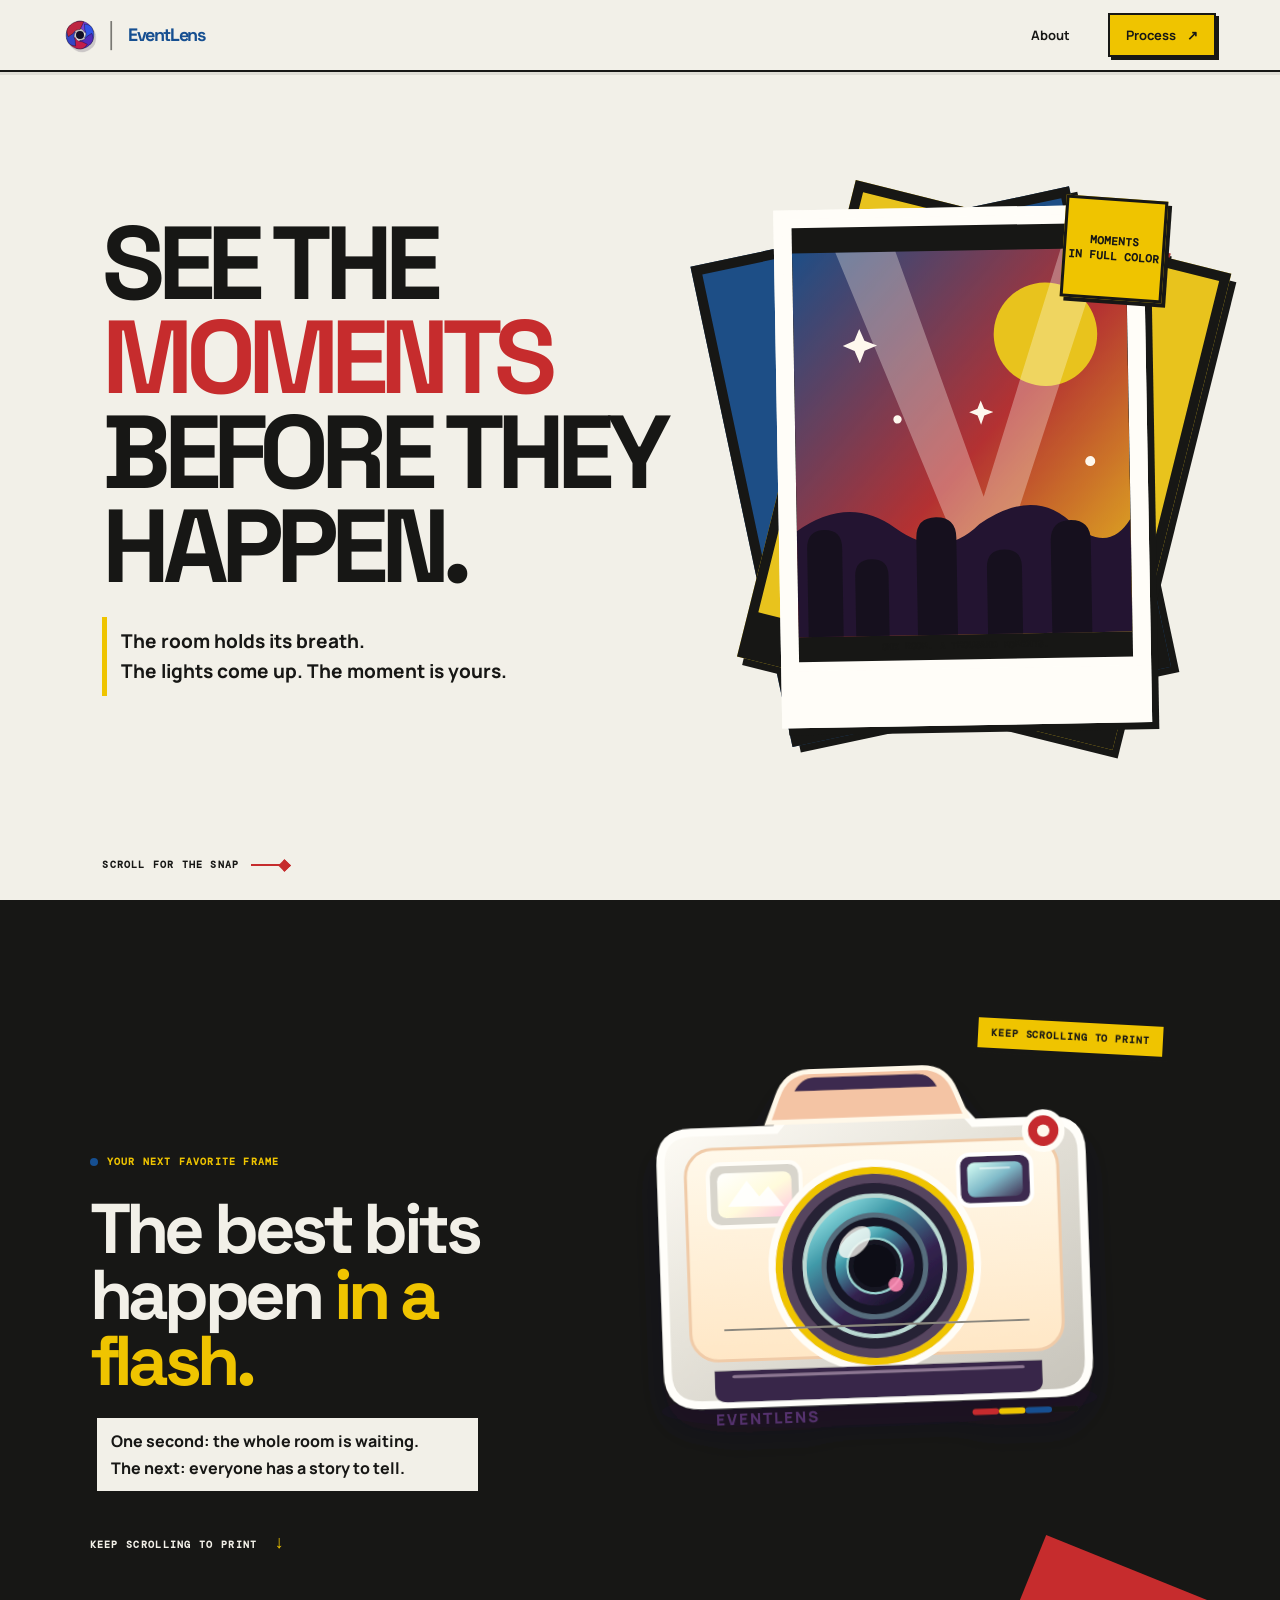
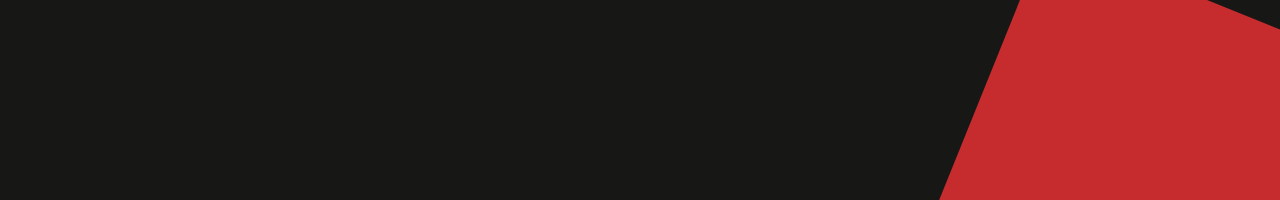
<file: index.html>
<!DOCTYPE html>
<html lang="en">

<head>
    <meta charset="UTF-8">
    <meta name="viewport" content="width=device-width, initial-scale=1.0">
    <meta name="theme-color" content="#fff8ec">
    <title>EventLens — See the moments before they happen</title>
    <link rel="stylesheet" href="css/style.css">
    <link rel="stylesheet" href="css/pages.css">
    <link rel="stylesheet" href="css/bauhaus.css">
</head>

<body class="landing-page">
    <div class="polka-field" aria-hidden="true"></div>

    <nav class="navbar">
        <a href="/" class="logo" aria-label="EventLens home">
            <svg class="logo-mark" viewBox="0 0 48 48" aria-hidden="true" focusable="false">
                <g class="shutter-blade" style="--blade-angle: 0deg; --blade-fill: #7442d8; --blade-delay: 0ms"><path d="M23 3 C33 3 41 9 44 19 L31 20 C29 16 26 14 21 14 L13 10 C16 6 19 3 23 3 Z"/></g>
                <g class="shutter-blade" style="--blade-angle: 60deg; --blade-fill: #3153e7; --blade-delay: 18ms"><path d="M23 3 C33 3 41 9 44 19 L31 20 C29 16 26 14 21 14 L13 10 C16 6 19 3 23 3 Z"/></g>
                <g class="shutter-blade" style="--blade-angle: 120deg; --blade-fill: #512bba; --blade-delay: 36ms"><path d="M23 3 C33 3 41 9 44 19 L31 20 C29 16 26 14 21 14 L13 10 C16 6 19 3 23 3 Z"/></g>
                <g class="shutter-blade" style="--blade-angle: 180deg; --blade-fill: #c21e4b; --blade-delay: 54ms"><path d="M23 3 C33 3 41 9 44 19 L31 20 C29 16 26 14 21 14 L13 10 C16 6 19 3 23 3 Z"/></g>
                <g class="shutter-blade" style="--blade-angle: 240deg; --blade-fill: #3445c6; --blade-delay: 72ms"><path d="M23 3 C33 3 41 9 44 19 L31 20 C29 16 26 14 21 14 L13 10 C16 6 19 3 23 3 Z"/></g>
                <g class="shutter-blade" style="--blade-angle: 300deg; --blade-fill: #bd2540; --blade-delay: 90ms"><path d="M23 3 C33 3 41 9 44 19 L31 20 C29 16 26 14 21 14 L13 10 C16 6 19 3 23 3 Z"/></g>
                <circle class="shutter-center" cx="24" cy="24" r="6"/>
            </svg>
            <span class="logo-divider" aria-hidden="true">│</span><span class="logo-name">Event<span>Lens</span></span>
        </a>
        <div class="nav-links">
            <a href="about.html">About</a>
            <a href="process.html" class="nav-button">Process <span aria-hidden="true">↗</span></a>
        </div>
    </nav>

    <main>
        <section class="hero landing-hero" aria-labelledby="landingTitle">
            <div class="landing-photo-stack" aria-hidden="true">
                <span class="photo-stack-card photo-stack-card--back"></span>
                <span class="photo-stack-card photo-stack-card--middle"></span>
                <span class="photo-stack-card photo-stack-card--front">
                    <span class="photo-stack-art">
                        <svg viewBox="0 0 400 460" role="presentation" xmlns="http://www.w3.org/2000/svg">
                            <defs><linearGradient id="heroSceneGradient" x1="0" y1="0" x2="1" y2="1"><stop stop-color="#164f91"/><stop offset=".53" stop-color="#c62c2d"/><stop offset="1" stop-color="#efc400"/></linearGradient></defs>
                            <rect width="400" height="460" fill="url(#heroSceneGradient)"/>
                            <circle cx="302" cy="102" r="62" fill="#efc400"/>
                            <path d="M52 0h72l126 370h-52zm270 0h52L246 370h-46z" fill="#fff8ec" opacity=".32"/>
                            <path d="M0 333q63-43 118-2t101-3q65-43 109-1t72-2v135H0z" fill="#251335"/>
                            <g fill="#171020"><path d="M12 460V354q0-22 21-22t21 22v106zm57 0V388q0-20 20-20t20 20v72zm74 0V344q0-25 24-25t24 25v116zm84 0V380q0-21 21-21t21 21v80zm77 0V350q0-25 24-25t24 25v110z"/></g>
                            <g fill="#fff8ec"><path d="m79 92 6 14 15 6-15 6-6 15-6-15-14-6 14-6z"/><path d="m223 180 4 10 11 4-11 4-4 11-4-11-10-4 10-4z"/><circle cx="123" cy="201" r="5"/><circle cx="353" cy="255" r="6"/></g>
                        </svg>
                    </span>
                    <span class="photo-stack-caption">ONE ROOM. A THOUSAND MOMENTS.</span>
                </span>
                <span class="photo-stack-flash">✳</span>
            </div>
            <span class="landing-stamp" aria-hidden="true">MOMENTS<br>IN FULL COLOR</span>
            <h1 id="landingTitle" class="landing-title">
                SEE THE<br>
                <span class="accent-pink">MOMENTS</span><br>
                BEFORE THEY HAPPEN.
            </h1>
            <p class="landing-subcopy">The room holds its breath.<br>The lights come up. The moment is yours.</p>
            <a class="landing-scroll-cue" href="#next-frame">
                <span>SCROLL FOR THE SNAP</span><i aria-hidden="true"></i>
            </a>
        </section>

        <section id="next-frame" class="polaroid-experience" aria-labelledby="nextFrameTitle">
            <div class="polaroid-copy landing-reveal">
                <span class="polaroid-kicker"><i aria-hidden="true"></i> YOUR NEXT FAVORITE FRAME</span>
                <h2 id="nextFrameTitle">The best bits<br>happen <span>in a flash.</span></h2>
                <p>One second: the whole room is waiting.<br>The next: everyone has a story to tell.</p>
                <span class="scroll-instruction" id="scrollInstruction">KEEP SCROLLING <b aria-hidden="true">↓</b></span>
            </div>

            <div class="polaroid-stage landing-reveal" aria-label="A camera takes a picture as you scroll">
                <span class="camera-spark" aria-hidden="true">✳</span>
                <figure class="instant-print">
                    <div class="print-art" aria-hidden="true">
                        <svg viewBox="0 0 600 520" role="presentation" xmlns="http://www.w3.org/2000/svg">
                            <defs>
                                <linearGradient id="partySky" x1="0" y1="0" x2="1" y2="1"><stop stop-color="#171715"/><stop offset=".48" stop-color="#c62c2d"/><stop offset="1" stop-color="#efc400"/></linearGradient>
                                <linearGradient id="stageGlow" x1="0" y1="0" x2="0" y2="1"><stop stop-color="#fff4c7"/><stop offset="1" stop-color="#ffb34c" stop-opacity="0"/></linearGradient>
                            </defs>
                            <rect width="600" height="520" fill="url(#partySky)"/>
                            <circle cx="468" cy="90" r="92" fill="#efc400" opacity=".9"/>
                            <path d="M88 0 210 0 310 390 230 390Z" fill="url(#stageGlow)" opacity=".75"/>
                            <path d="M514 0H405L326 390h72z" fill="#50d6c3" opacity=".52"/>
                            <path d="M0 356c92-50 158-45 236 7s154 47 220-8 99-60 144-34v199H0z" fill="#281538" opacity=".7"/>
                            <g fill="#1b122a">
                                <path d="M20 520v-93q0-28 21-28t22 28v93zm77 0V382q0-31 25-31t25 31v138zm105 0V424q0-25 22-25t22 25v96zm93 0V367q0-35 29-35t29 35v153zm104 0V413q0-28 24-28t24 28v107zm97 0V376q0-33 27-33t27 33v144zm75 0v-93q0-25 21-25t21 25v93z"/>
                            </g>
                            <g fill="#ffdf7c">
                                <circle cx="93" cy="86" r="8"/><circle cx="190" cy="158" r="6"/><circle cx="352" cy="72" r="7"/><circle cx="526" cy="237" r="9"/><circle cx="275" cy="238" r="5"/><circle cx="44" cy="260" r="6"/>
                            </g>
                            <g fill="#fff4e7"><path d="m143 80 5 13 13 5-13 5-5 13-5-13-13-5 13-5z"/><path d="m415 182 4 10 10 4-10 4-4 10-4-10-10-4 10-4z"/><path d="m306 115 3 8 8 3-8 3-3 8-3-8-8-3 8-3z"/></g>
                            <rect y="489" width="600" height="31" fill="#1c122a" opacity=".4"/>
                        </svg>
                    </div>
                    <figcaption class="print-caption">
                        <span>THE MOMENT IS YOURS</span>
                        <a href="event.html" class="print-plan-button">Plan an event <b aria-hidden="true">↗</b></a>
                    </figcaption>
                </figure>

                <svg class="polaroid-camera" viewBox="0 0 560 390" role="img" aria-label="EventLens instant camera">
                    <defs>
                        <linearGradient id="cameraShell" x1=".08" y1="0" x2=".9" y2="1"><stop stop-color="#fffdf7"/><stop offset=".44" stop-color="#e6e3da"/><stop offset="1" stop-color="#c9c6bd"/></linearGradient>
                        <linearGradient id="cameraFace" x1="0" y1="0" x2="0" y2="1"><stop stop-color="#fff9eb"/><stop offset="1" stop-color="#ffe7c6"/></linearGradient>
                        <linearGradient id="lensGlass" x1=".15" y1="0" x2=".85" y2="1"><stop stop-color="#a6f3f2"/><stop offset=".28" stop-color="#419aa9"/><stop offset=".62" stop-color="#34224f"/><stop offset="1" stop-color="#141323"/></linearGradient>
                        <linearGradient id="flashGlass" x1="0" y1="0" x2="1" y2="1"><stop stop-color="#fff"/><stop offset=".55" stop-color="#fffbdc"/><stop offset="1" stop-color="#ffc6df"/></linearGradient>
                        <linearGradient id="viewfinderGlass" x1="0" y1="0" x2="1" y2="1"><stop stop-color="#d8fff5"/><stop offset=".5" stop-color="#7eb9c8"/><stop offset="1" stop-color="#403052"/></linearGradient>
                        <filter id="cameraShadow" x="-20%" y="-20%" width="140%" height="160%"><feDropShadow dx="0" dy="20" stdDeviation="16" flood-color="#23113a" flood-opacity=".25"/></filter>
                        <filter id="lensGlow" x="-40%" y="-40%" width="180%" height="180%"><feGaussianBlur stdDeviation="8"/></filter>
                    </defs>
                    <ellipse cx="280" cy="354" rx="214" ry="22" fill="#24143b" opacity=".17"/>
                    <g filter="url(#cameraShadow)">
                        <path d="M73 112q0-31 31-31h83l30-35h135l30 35h74q31 0 31 31v204q0 33-33 33H106q-33 0-33-33z" fill="url(#cameraShell)" stroke="#fffefa" stroke-width="8"/>
                        <path d="M190 49q9-24 32-24h111q23 0 32 24l10 25H180z" fill="#f4c4a4" stroke="#fff8e9" stroke-width="5"/>
                        <path d="M207 44q7-13 20-13h100q14 0 20 13z" fill="#3d2a50"/>
                        <rect x="97" y="98" width="366" height="208" rx="27" fill="url(#cameraFace)" stroke="#f0cba8" stroke-width="3"/>
                        <rect x="119" y="113" width="91" height="62" rx="12" fill="#d8d5cc" stroke="#fffdf7" stroke-width="4"/>
                        <rect class="camera-flash-glass" x="128" y="122" width="73" height="44" rx="8" fill="url(#flashGlass)"/>
                        <path d="M138 155l19-25 12 16 9-10 15 20z" fill="#fff" opacity=".9"/>
                        <rect x="365" y="112" width="72" height="50" rx="11" fill="#3d2a50" stroke="#fff" stroke-width="4"/>
                        <rect x="374" y="120" width="54" height="34" rx="7" fill="url(#viewfinderGlass)"/>
                        <path d="M386 126h30" stroke="#fff" stroke-width="2" opacity=".55"/>
                        <circle cx="280" cy="218" r="101" fill="#efc400" stroke="#fffdf7" stroke-width="7"/>
                        <circle cx="280" cy="218" r="86" fill="#262035" stroke="#57445e" stroke-width="9"/>
                        <circle cx="280" cy="218" r="69" fill="url(#lensGlass)" stroke="#b9d8d2" stroke-width="4"/>
                        <circle cx="280" cy="218" r="50" fill="#181827" stroke="#566d7d" stroke-width="5"/>
                        <circle cx="280" cy="218" r="39" fill="url(#lensGlass)"/>
                        <circle cx="280" cy="218" r="27" fill="#151623" stroke="#9cd8d5" stroke-width="2"/>
                        <circle class="camera-shutter" cx="280" cy="218" r="21" fill="#090c18"/>
                        <ellipse cx="261" cy="194" rx="19" ry="11" transform="rotate(-43 261 194)" fill="#fffdf7" opacity=".76"/>
                        <circle cx="300" cy="237" r="7" fill="#ff8ab3" opacity=".9"/>
                        <circle cx="450" cy="91" r="18" fill="#c62c2d" stroke="#fffdf7" stroke-width="6"/>
                        <circle cx="450" cy="91" r="6" fill="#fff9ec"/>
                        <path d="M130 276h300" stroke="#8a877f" stroke-width="2"/>
                        <path d="M119 316h322v20q0 11-12 11H131q-12 0-12-11z" fill="#382848"/>
                        <path d="M138 322h284" stroke="#8d7793" stroke-width="3" stroke-linecap="round"/>
                        <text x="119" y="369" fill="#55316e" font-family="Manrope, sans-serif" font-weight="800" font-size="15" letter-spacing="2">EVENTLENS</text>
                        <g class="camera-brand-stripe"><path d="M374 365h20" stroke="#c62c2d" stroke-width="6" stroke-linecap="round"/><path d="M400 365h20" stroke="#efc400" stroke-width="6" stroke-linecap="round"/><path d="M426 365h20" stroke="#164f91" stroke-width="6" stroke-linecap="round"/><path d="M452 365h20" stroke="#171715" stroke-width="6" stroke-linecap="round"/></g>
                    </g>
                </svg>
                <span class="camera-flash-burst" aria-hidden="true"></span>
                <span class="camera-action-label" aria-live="polite">SCROLL TO TAKE THE SHOT</span>
            </div>
        </section>
    </main>

    <script src="js/polka-dots.js" defer></script>
    <script src="js/landing-effects.js" defer></script>
</body>

</html>
</file>
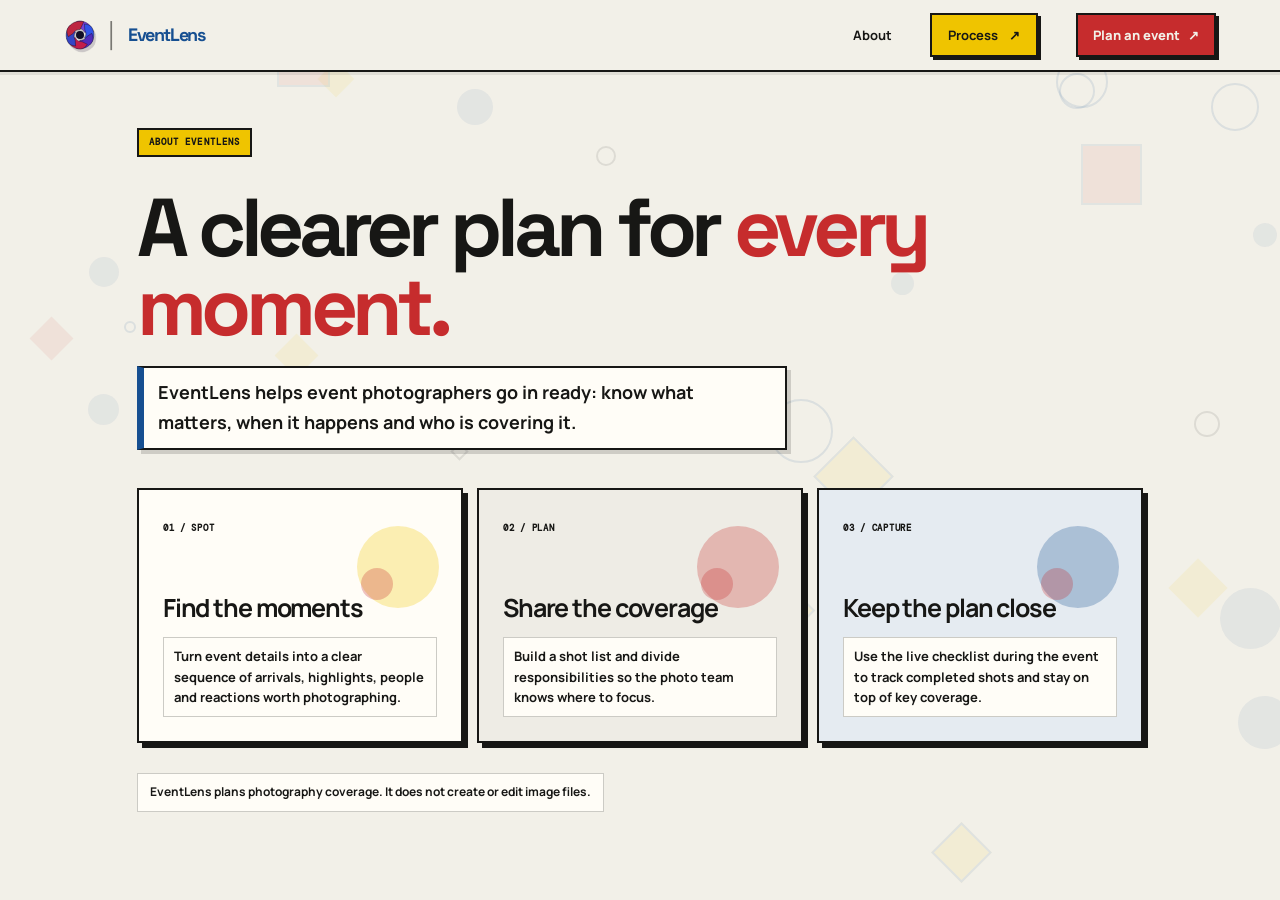
<file: about.html>
<!DOCTYPE html>
<html lang="en">

<head>
    <meta charset="UTF-8">
    <meta name="viewport" content="width=device-width, initial-scale=1.0">
    <meta name="theme-color" content="#fff8ec">
    <title>About EventLens</title>
    <link rel="stylesheet" href="css/style.css">
    <link rel="stylesheet" href="css/pages.css">
    <link rel="stylesheet" href="css/bauhaus.css">
</head>

<body class="editorial-page">
    <div class="polka-field" aria-hidden="true"></div>

    <nav class="navbar">
        <a href="/" class="logo" aria-label="EventLens home">
            <svg class="logo-mark" viewBox="0 0 48 48" aria-hidden="true" focusable="false">
                <g class="shutter-blade" style="--blade-angle: 0deg; --blade-fill: #7442d8; --blade-delay: 0ms"><path d="M23 3 C33 3 41 9 44 19 L31 20 C29 16 26 14 21 14 L13 10 C16 6 19 3 23 3 Z"/></g>
                <g class="shutter-blade" style="--blade-angle: 60deg; --blade-fill: #3153e7; --blade-delay: 18ms"><path d="M23 3 C33 3 41 9 44 19 L31 20 C29 16 26 14 21 14 L13 10 C16 6 19 3 23 3 Z"/></g>
                <g class="shutter-blade" style="--blade-angle: 120deg; --blade-fill: #512bba; --blade-delay: 36ms"><path d="M23 3 C33 3 41 9 44 19 L31 20 C29 16 26 14 21 14 L13 10 C16 6 19 3 23 3 Z"/></g>
                <g class="shutter-blade" style="--blade-angle: 180deg; --blade-fill: #c21e4b; --blade-delay: 54ms"><path d="M23 3 C33 3 41 9 44 19 L31 20 C29 16 26 14 21 14 L13 10 C16 6 19 3 23 3 Z"/></g>
                <g class="shutter-blade" style="--blade-angle: 240deg; --blade-fill: #3445c6; --blade-delay: 72ms"><path d="M23 3 C33 3 41 9 44 19 L31 20 C29 16 26 14 21 14 L13 10 C16 6 19 3 23 3 Z"/></g>
                <g class="shutter-blade" style="--blade-angle: 300deg; --blade-fill: #bd2540; --blade-delay: 90ms"><path d="M23 3 C33 3 41 9 44 19 L31 20 C29 16 26 14 21 14 L13 10 C16 6 19 3 23 3 Z"/></g>
                <circle class="shutter-center" cx="24" cy="24" r="6"/>
            </svg>
            <span class="logo-divider" aria-hidden="true">│</span><span class="logo-name">Event<span>Lens</span></span>
        </a>
        <div class="nav-links">
            <a href="about.html" aria-current="page">About</a>
            <a href="process.html" class="nav-button">Process <span aria-hidden="true">↗</span></a>
            <a href="event.html" class="nav-cta">Plan an event <span aria-hidden="true">↗</span></a>
        </div>
    </nav>

    <main class="info-page about-page">
        <p class="eyebrow">ABOUT EVENTLENS</p>
        <h1 class="info-title">A clearer plan for <span class="accent-pink">every moment.</span></h1>
        <p class="info-lede">EventLens helps event photographers go in ready: know what matters, when it happens and who is covering it.</p>

        <section class="info-grid" aria-label="What EventLens helps with">
            <article class="info-card dot-card dot-card--yellow">
                <span class="card-index">01 / SPOT</span>
                <h2>Find the moments</h2>
                <p>Turn event details into a clear sequence of arrivals, highlights, people and reactions worth photographing.</p>
            </article>
            <article class="info-card dot-card dot-card--pink">
                <span class="card-index">02 / PLAN</span>
                <h2>Share the coverage</h2>
                <p>Build a shot list and divide responsibilities so the photo team knows where to focus.</p>
            </article>
            <article class="info-card dot-card dot-card--blue">
                <span class="card-index">03 / CAPTURE</span>
                <h2>Keep the plan close</h2>
                <p>Use the live checklist during the event to track completed shots and stay on top of key coverage.</p>
            </article>
        </section>

        <p class="info-note">EventLens plans photography coverage. It does not create or edit image files.</p>
    </main>

    <script src="js/polka-dots.js" defer></script>
</body>

</html>
</file>
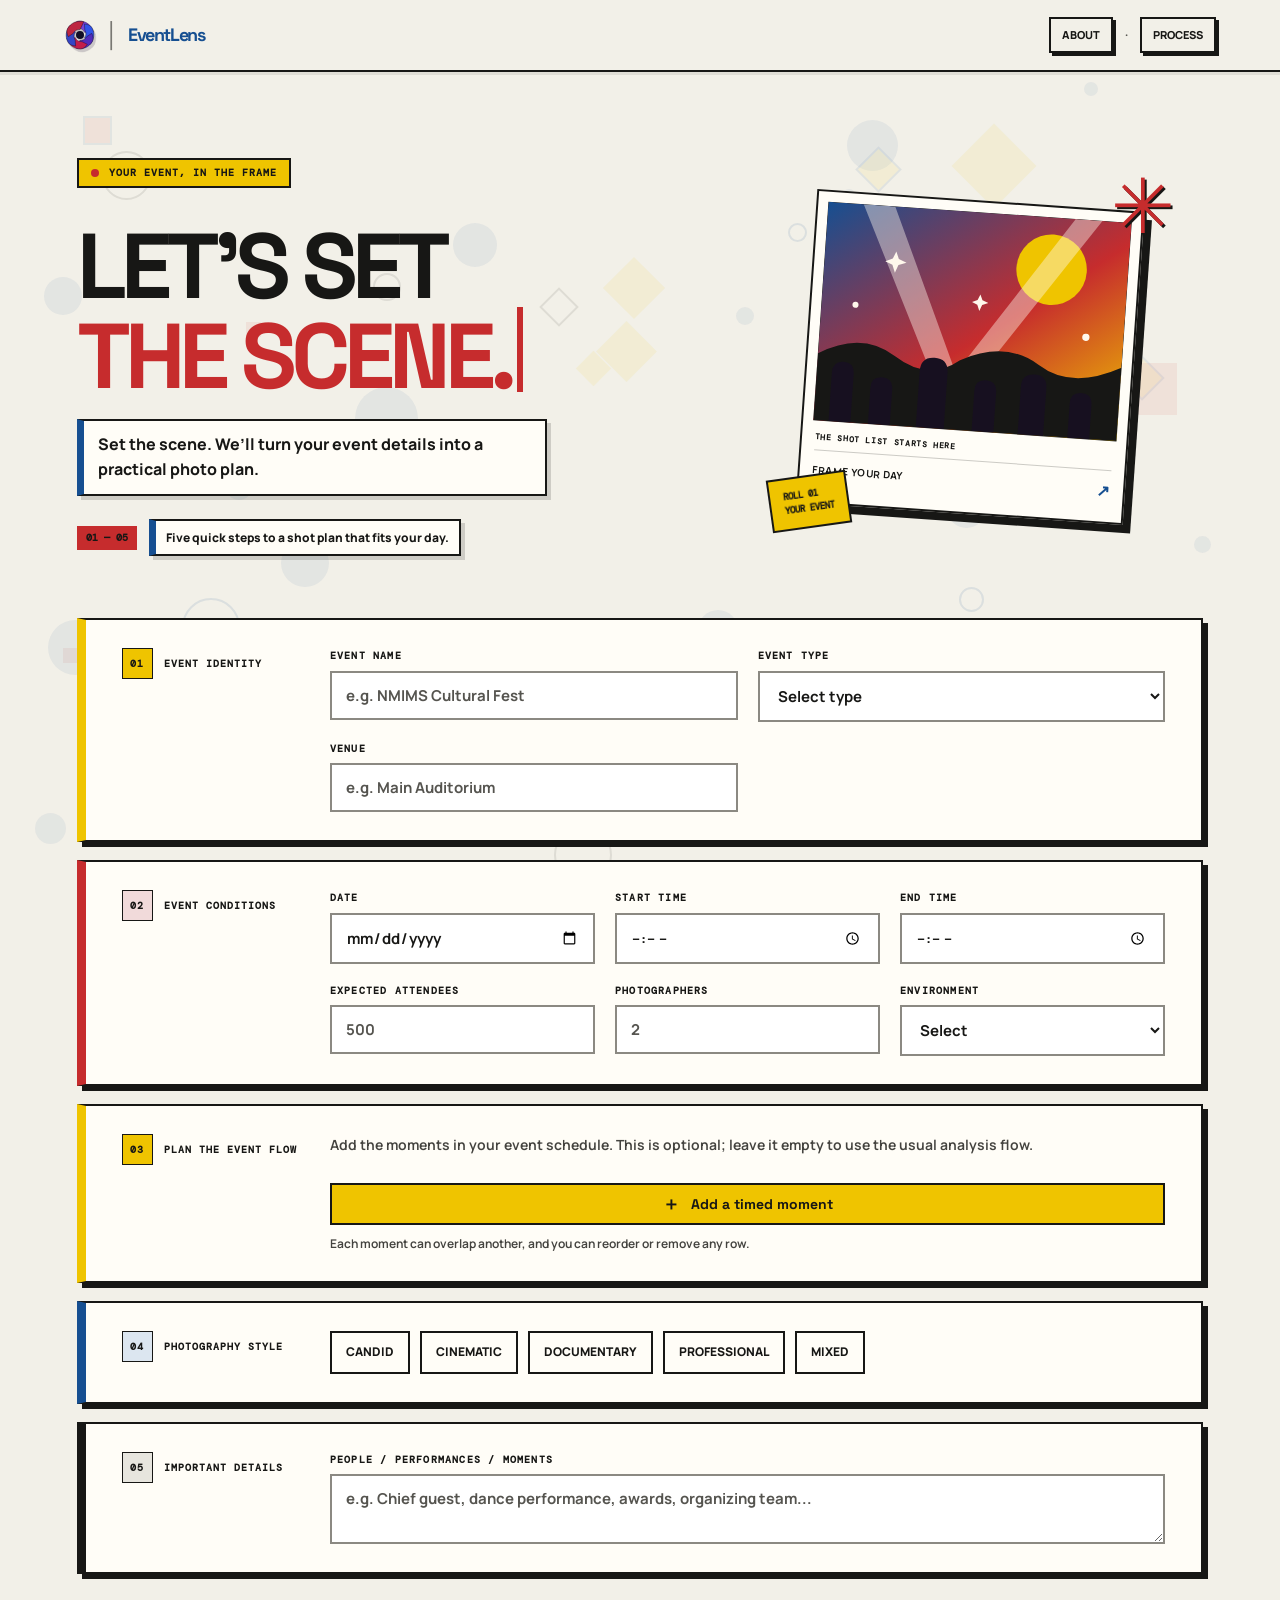
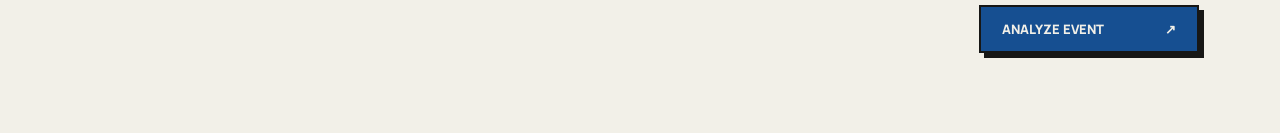
<file: checklist.html>
<!DOCTYPE html>
<html lang="en">
<head>
    <meta charset="UTF-8">
    <meta name="viewport" content="width=device-width, initial-scale=1.0">
    <meta name="theme-color" content="#fff8ec">
    <title>Live checklist — EventLens</title>
    <link rel="stylesheet" href="css/style.css">
    <link rel="stylesheet" href="css/dashboard.css">
    <link rel="stylesheet" href="css/pages.css">
    <link rel="stylesheet" href="css/bauhaus.css">
</head>
<body class="checklist-page">
    <div class="polka-field" aria-hidden="true"></div>
    <nav class="navbar dashboard-nav">
        <a href="/" class="logo" aria-label="EventLens home">
            <svg class="logo-mark" viewBox="0 0 48 48" aria-hidden="true" focusable="false">
                <g class="shutter-blade" style="--blade-angle: 0deg; --blade-fill: #7442d8; --blade-delay: 0ms"><path d="M23 3 C33 3 41 9 44 19 L31 20 C29 16 26 14 21 14 L13 10 C16 6 19 3 23 3 Z"/></g>
                <g class="shutter-blade" style="--blade-angle: 60deg; --blade-fill: #3153e7; --blade-delay: 18ms"><path d="M23 3 C33 3 41 9 44 19 L31 20 C29 16 26 14 21 14 L13 10 C16 6 19 3 23 3 Z"/></g>
                <g class="shutter-blade" style="--blade-angle: 120deg; --blade-fill: #512bba; --blade-delay: 36ms"><path d="M23 3 C33 3 41 9 44 19 L31 20 C29 16 26 14 21 14 L13 10 C16 6 19 3 23 3 Z"/></g>
                <g class="shutter-blade" style="--blade-angle: 180deg; --blade-fill: #c21e4b; --blade-delay: 54ms"><path d="M23 3 C33 3 41 9 44 19 L31 20 C29 16 26 14 21 14 L13 10 C16 6 19 3 23 3 Z"/></g>
                <g class="shutter-blade" style="--blade-angle: 240deg; --blade-fill: #3445c6; --blade-delay: 72ms"><path d="M23 3 C33 3 41 9 44 19 L31 20 C29 16 26 14 21 14 L13 10 C16 6 19 3 23 3 Z"/></g>
                <g class="shutter-blade" style="--blade-angle: 300deg; --blade-fill: #bd2540; --blade-delay: 90ms"><path d="M23 3 C33 3 41 9 44 19 L31 20 C29 16 26 14 21 14 L13 10 C16 6 19 3 23 3 Z"/></g>
                <circle class="shutter-center" cx="24" cy="24" r="6"/>
            </svg>
            <span class="logo-divider" aria-hidden="true">│</span><span class="logo-name">Event<span>Lens</span></span>
        </a>
        <div class="dashboard-nav-center">LIVE SHOT CHECKLIST</div>
        <div class="dashboard-nav-right"><a href="dashboard.html">BACK TO ANALYSIS</a></div>
    </nav>
    <main class="info-page checklist-main">
        <p class="eyebrow">ON THE DAY</p>
        <h1 class="info-title">Capture <span class="accent-pink">the plan.</span></h1>
        <p class="info-lede" id="checklistEvent">Your event shot list. Check off moments as your team captures them.</p>
        <section class="checklist-section checklist-standalone" aria-label="Live shot checklist">
            <div class="checklist-header">
                <div><span>SHOT COMPLETION</span><strong id="completionPercent">0%</strong></div>
                <div class="completion-bar"><div id="completionBar"></div></div>
            </div>
            <div class="live-checklist" id="liveChecklist"></div>
        </section>
    </main>
    <script src="js/polka-dots.js" defer></script>
    <script src="js/checklist.js" defer></script>
</body>
</html>
</file>
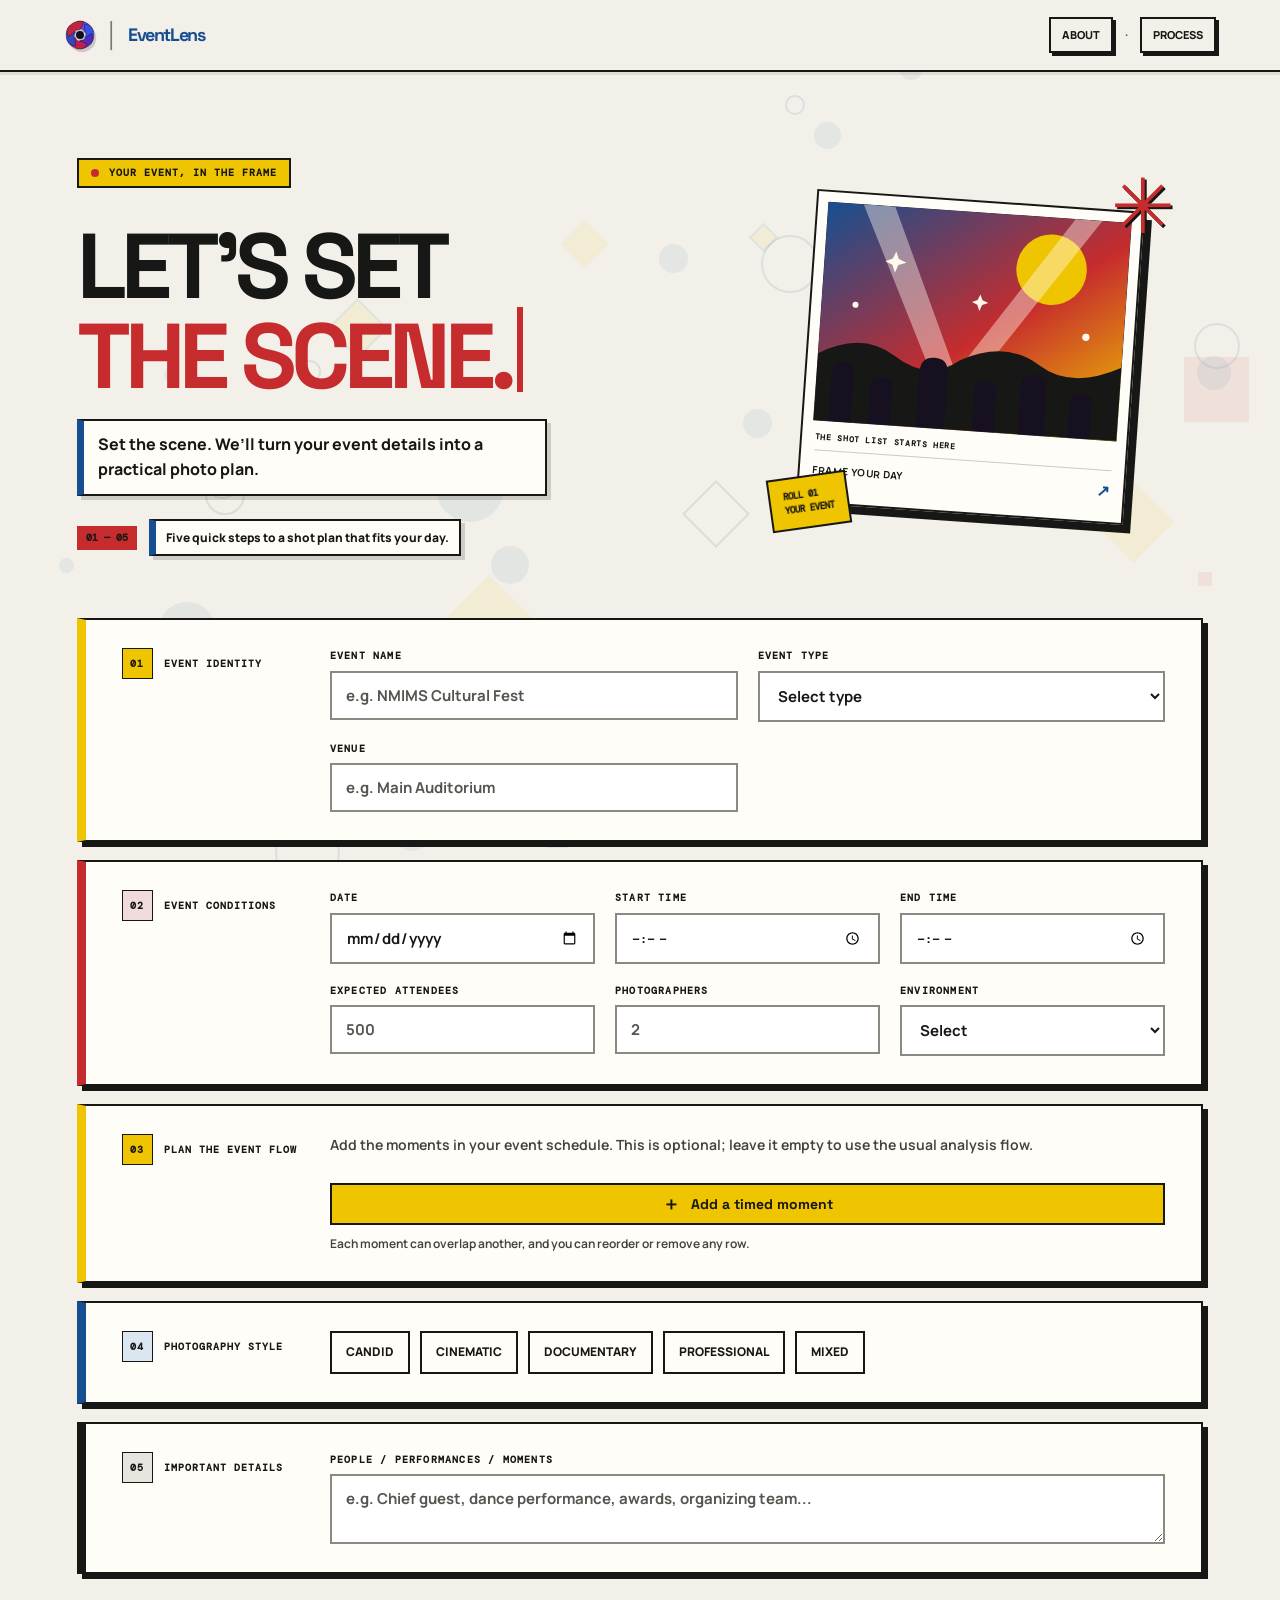
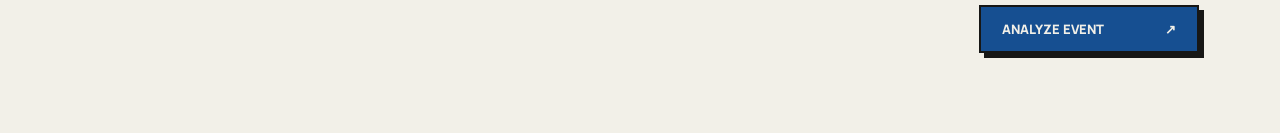
<file: dashboard.html>
<!DOCTYPE html>
<html lang="en">

<head>
    <meta charset="UTF-8">
    <meta name="viewport" content="width=device-width, initial-scale=1.0">
    <title>EventLens — Event Intelligence</title>
    <link rel="stylesheet" href="css/style.css">
    <link rel="stylesheet" href="css/dashboard.css">
    <link rel="stylesheet" href="css/pages.css">
    <link rel="stylesheet" href="css/bauhaus.css">
</head>

<body>
    <div class="polka-field" aria-hidden="true"></div>

    <nav class="navbar dashboard-nav">

        <a href="/" class="logo" aria-label="EventLens home">
            <svg class="logo-mark" viewBox="0 0 48 48" aria-hidden="true" focusable="false">
                <g class="shutter-blade" style="--blade-angle: 0deg; --blade-fill: #7442d8; --blade-delay: 0ms"><path d="M23 3 C33 3 41 9 44 19 L31 20 C29 16 26 14 21 14 L13 10 C16 6 19 3 23 3 Z"/></g>
                <g class="shutter-blade" style="--blade-angle: 60deg; --blade-fill: #3153e7; --blade-delay: 18ms"><path d="M23 3 C33 3 41 9 44 19 L31 20 C29 16 26 14 21 14 L13 10 C16 6 19 3 23 3 Z"/></g>
                <g class="shutter-blade" style="--blade-angle: 120deg; --blade-fill: #512bba; --blade-delay: 36ms"><path d="M23 3 C33 3 41 9 44 19 L31 20 C29 16 26 14 21 14 L13 10 C16 6 19 3 23 3 Z"/></g>
                <g class="shutter-blade" style="--blade-angle: 180deg; --blade-fill: #c21e4b; --blade-delay: 54ms"><path d="M23 3 C33 3 41 9 44 19 L31 20 C29 16 26 14 21 14 L13 10 C16 6 19 3 23 3 Z"/></g>
                <g class="shutter-blade" style="--blade-angle: 240deg; --blade-fill: #3445c6; --blade-delay: 72ms"><path d="M23 3 C33 3 41 9 44 19 L31 20 C29 16 26 14 21 14 L13 10 C16 6 19 3 23 3 Z"/></g>
                <g class="shutter-blade" style="--blade-angle: 300deg; --blade-fill: #bd2540; --blade-delay: 90ms"><path d="M23 3 C33 3 41 9 44 19 L31 20 C29 16 26 14 21 14 L13 10 C16 6 19 3 23 3 Z"/></g>
                <circle class="shutter-center" cx="24" cy="24" r="6"/>
            </svg>
            <span class="logo-divider" aria-hidden="true">│</span><span class="logo-name">Event<span>Lens</span></span>
        </a>

            <div class="dashboard-nav-center">EVENT INTELLIGENCE</div>

        <div class="dashboard-nav-right">
            <span id="navEventName">EVENT</span>
            <a href="about.html">ABOUT</a>
            <a href="process.html">PROCESS</a>
            <a href="checklist.html" class="checklist-nav-link">CHECKLIST</a>
            <a href="event.html">EDIT EVENT</a>
        </div>

    </nav>

    <main class="dashboard-page">

        <section class="dashboard-hero">

            <div class="hero-topline">
                <span>EVENTLENS / ANALYSIS</span>
                <span id="analysisDate">2026</span>
            </div>

            <div class="dashboard-hero-layout">

            <div class="dashboard-title">

                <div class="engine-badge"><span class="nav-status"></span><span id="engineName">EVENTLENS ANALYSIS</span></div>

                <p class="eyebrow">
                    PHOTOGRAPHY INTELLIGENCE
                </p>

                <h1>
                    YOUR EVENT.<br>
                    <span>UNDERSTOOD.</span>
                </h1>

                <p class="dashboard-intro">
                    EventLens has analyzed your event structure and prepared
                    a photography strategy designed around the moments that matter.
                </p>

            </div>

            <div class="dashboard-hero-art" aria-hidden="true">
                <div class="dashboard-art-burst">✳</div>
                <div class="dashboard-art-stamp">THE<br>BIG<br>MOMENT</div>
                <div class="dashboard-art-frame">
                    <svg viewBox="0 0 600 470" role="presentation" xmlns="http://www.w3.org/2000/svg">
                        <defs>
                            <linearGradient id="dashboardStage" x1="0" y1="0" x2="1" y2="1"><stop stop-color="#164f91"/><stop offset=".48" stop-color="#c62c2d"/><stop offset="1" stop-color="#efc400"/></linearGradient>
                            <linearGradient id="dashboardBeam" x1="0" y1="0" x2="0" y2="1"><stop stop-color="#fff9df" stop-opacity=".85"/><stop offset="1" stop-color="#fff9df" stop-opacity="0"/></linearGradient>
                        </defs>
                        <rect width="600" height="470" fill="url(#dashboardStage)"/>
                        <circle cx="458" cy="101" r="57" fill="#efc400"/>
                        <path d="M145 0h80L366 318h-60zM442 0h67L346 318h-57z" fill="url(#dashboardBeam)"/>
                        <path d="M0 328q92-48 171-9t152-7q84-45 151-2t126-9v169H0z" fill="#171715"/>
                        <g fill="#160f24"><path d="M30 470V363q0-23 22-23t22 23v107zm76 0V392q0-20 20-20t20 20v78zm89 0V351q0-28 26-28t26 28v119zm107 0V385q0-22 21-22t21 22v85zm82 0V345q0-27 25-27t25 27v125zm103 0V390q0-20 20-20t20 20v80z"/></g>
                        <g fill="#fff8ec"><path d="m93 102 7 17 18 7-18 7-7 18-7-18-18-7 18-7z"/><path d="m349 172 5 12 13 5-13 5-5 13-5-13-12-5 12-5z"/><circle cx="532" cy="234" r="6"/><circle cx="62" cy="246" r="5"/></g>
                        <circle cx="271" cy="256" r="12" fill="#efc400"/><circle cx="277" cy="297" r="20" fill="#171715"/>
                    </svg>
                    <span>YOUR EVENT / IN FULL COLOR</span>
                </div>
                <div class="dashboard-art-caption"><b>01</b><span>THE SHOT PLAN<br>STARTS HERE</span></div>
            </div>

            </div>

            <div class="event-summary">

                <div class="summary-item">
                    <span>EVENT</span>
                    <strong id="eventNameDisplay">—</strong>
                </div>

                <div class="summary-item">
                    <span>TYPE</span>
                    <strong id="eventTypeDisplay">—</strong>
                </div>

                <div class="summary-item">
                    <span>VENUE</span>
                    <strong id="venueDisplay">—</strong>
                </div>

                <div class="summary-item">
                    <span>PHOTOGRAPHERS</span>
                    <strong id="photographersDisplay">—</strong>
                </div>

            </div>

        </section>

        <section class="intelligence-section">

            <div class="section-heading">

                <div class="section-number">
                    01
                </div>

                <div>
                    <p class="section-kicker">
                        AI EVENT ANALYSIS
                    </p>

                    <h2>
                        UNDERSTANDING<br>
                        <span>THE SCENE.</span>
                    </h2>
                </div>

            </div>

            <div class="analysis-grid">

                <article class="intel-card large-card">

                    <div class="card-top">
                        <span>EVENT STRUCTURE</span>
                        <span>01</span>
                    </div>

                    <div class="structure-list"></div>

                </article>

                <article class="intel-card">

                    <div class="card-top">
                        <span>KEY MOMENTS</span>
                        <span>04</span>
                    </div>

                    <div class="moment-stack"></div>

                </article>

                <article class="intel-card">

                    <div class="card-top">
                        <span>EVENT CONDITIONS</span>
                        <span>05</span>
                    </div>

                    <div class="condition-list">

                        <div>
                            <span>ATTENDEES</span>
                            <strong id="attendeesDisplay">—</strong>
                        </div>

                        <div>
                            <span>ENVIRONMENT</span>
                            <strong id="environmentDisplay">—</strong>
                        </div>

                        <div>
                            <span>STYLE</span>
                            <strong id="styleDisplay">—</strong>
                        </div>

                        <div>
                            <span>DURATION</span>
                            <strong id="durationDisplay">—</strong>
                        </div>

                    </div>

                </article>

            </div>

        </section>

        <section class="timeline-section">

            <div class="section-heading">

                <div class="section-number">
                    02
                </div>

                <div>
                    <p class="section-kicker">
                        EVENT TIMELINE
                    </p>

                    <h2>
                        FOLLOW<br>
                        <span>THE MOMENT.</span>
                    </h2>
                </div>

            </div>

            <div class="timeline">

                <div class="timeline-line"></div>

                <div class="timeline-item">

                    <div class="timeline-time">
                        START
                    </div>

                    <div class="timeline-marker"></div>

                    <div class="timeline-content">

                        <span class="priority critical">
                            CRITICAL
                        </span>

                        <h3>
                            Arrival &amp; Opening
                        </h3>

                        <p>
                            Establish venue atmosphere, arrivals,
                            registration and opening interactions.
                        </p>

                        <div class="timeline-tags">
                            <span>ENVIRONMENT</span>
                            <span>CANDID</span>
                            <span>PEOPLE</span>
                        </div>

                    </div>

                </div>

                <div class="timeline-item">

                    <div class="timeline-time">
                        PHASE 02
                    </div>

                    <div class="timeline-marker"></div>

                    <div class="timeline-content">

                        <span class="priority high">
                            HIGH
                        </span>

                        <h3>
                            Main Activity
                        </h3>

                        <p>
                            Focus coverage on the central experience
                            and active participants.
                        </p>

                        <div class="timeline-tags">
                            <span>ACTION</span>
                            <span>REACTION</span>
                            <span>DETAIL</span>
                        </div>

                    </div>

                </div>

                <div class="timeline-item">

                    <div class="timeline-time">
                        PHASE 03
                    </div>

                    <div class="timeline-marker"></div>

                    <div class="timeline-content">

                        <span class="priority high">
                            HIGH
                        </span>

                        <h3>
                            Featured Moments
                        </h3>

                        <p>
                            Prioritize important people, performances,
                            interactions and peak activity.
                        </p>

                        <div class="timeline-tags">
                            <span>PORTRAIT</span>
                            <span>PERFORMANCE</span>
                            <span>CROWD</span>
                        </div>

                    </div>

                </div>

                <div class="timeline-item">

                    <div class="timeline-time">
                        END
                    </div>

                    <div class="timeline-marker"></div>

                    <div class="timeline-content">

                        <span class="priority medium">
                            MEDIUM
                        </span>

                        <h3>
                            Closing Atmosphere
                        </h3>

                        <p>
                            Capture final interactions, group photographs
                            and the emotional conclusion.
                        </p>

                        <div class="timeline-tags">
                            <span>GROUP</span>
                            <span>CANDID</span>
                            <span>DETAIL</span>
                        </div>

                    </div>

                </div>

            </div>

        </section>

        <section class="shot-section">

            <div class="section-heading">

                <div class="section-number">
                    03
                </div>

                <div>
                    <p class="section-kicker">
                        INTELLIGENT SHOT LIST
                    </p>

                    <h2>
                        DON'T JUST<br>
                        <span>TAKE PHOTOS.</span>
                    </h2>
                </div>

            </div>

            <div class="shot-controls">

                <button class="shot-filter active" data-filter="all">
                    ALL
                </button>

                <button class="shot-filter" data-filter="critical">
                    CRITICAL
                </button>

                <button class="shot-filter" data-filter="high">
                    HIGH
                </button>

                <button class="shot-filter" data-filter="medium">
                    MEDIUM
                </button>

            </div>

            <div class="shot-list"></div>

        </section>

        <section class="assignment-section">

            <div class="section-heading">

                <div class="section-number">
                    04
                </div>

                <div>
                    <p class="section-kicker">
                        PHOTOGRAPHER ASSIGNMENT
                    </p>

                    <h2>
                        EVERY ANGLE<br>
                        <span>HAS A PURPOSE.</span>
                    </h2>
                </div>

            </div>

            <div class="assignment-grid" id="assignmentGrid"></div>

            <div class="risk-panel">

                <div class="risk-icon">
                    !
                </div>

                <div>
                    <span>COVERAGE RISK</span>
                    <h3>Analyzing coverage...</h3>
                    <p>Please wait.</p>
                </div>

            </div>

        </section>

        <section class="dont-miss-section">

            <div class="section-heading">

                <div class="section-number">
                    05
                </div>

                <div>
                    <p class="section-kicker">
                        CRITICAL COVERAGE
                    </p>

                    <h2>
                        DON'T<br>
                        <span>MISS THIS.</span>
                    </h2>
                </div>

            </div>

            <div class="dont-miss-grid"></div>

        </section>

        <section class="creative-section">

            <div class="section-heading">

                <div class="section-number">
                    06
                </div>

                <div>
                    <p class="section-kicker">
                        CREATIVE DIRECTION
                    </p>

                    <h2>
                        MAKE IT<br>
                        <span>MEMORABLE.</span>
                    </h2>
                </div>

            </div>

            <div class="creative-grid"></div>

        </section>

        <section class="final-section">

            <p>
                EVENTLENS / READY TO CAPTURE
            </p>

            <h2>
                SEE IT.<br>
                <span>CAPTURE IT.</span>
            </h2>

            <a href="event.html" class="hero-button">
                <span>PLAN ANOTHER EVENT</span>
                <span class="arrow">↗</span>
            </a>

        </section>

    </main>

    <footer class="dashboard-footer">
        <span>EVENTLENS</span>
        <span>AI × PHOTOGRAPHY</span>
        <span>2026</span>
    </footer>

    <script src="js/polka-dots.js" defer></script>
    <script src="js/text-type.js" defer></script>
    <script src="js/dashboard.js"></script>
</body>

</html>
</file>
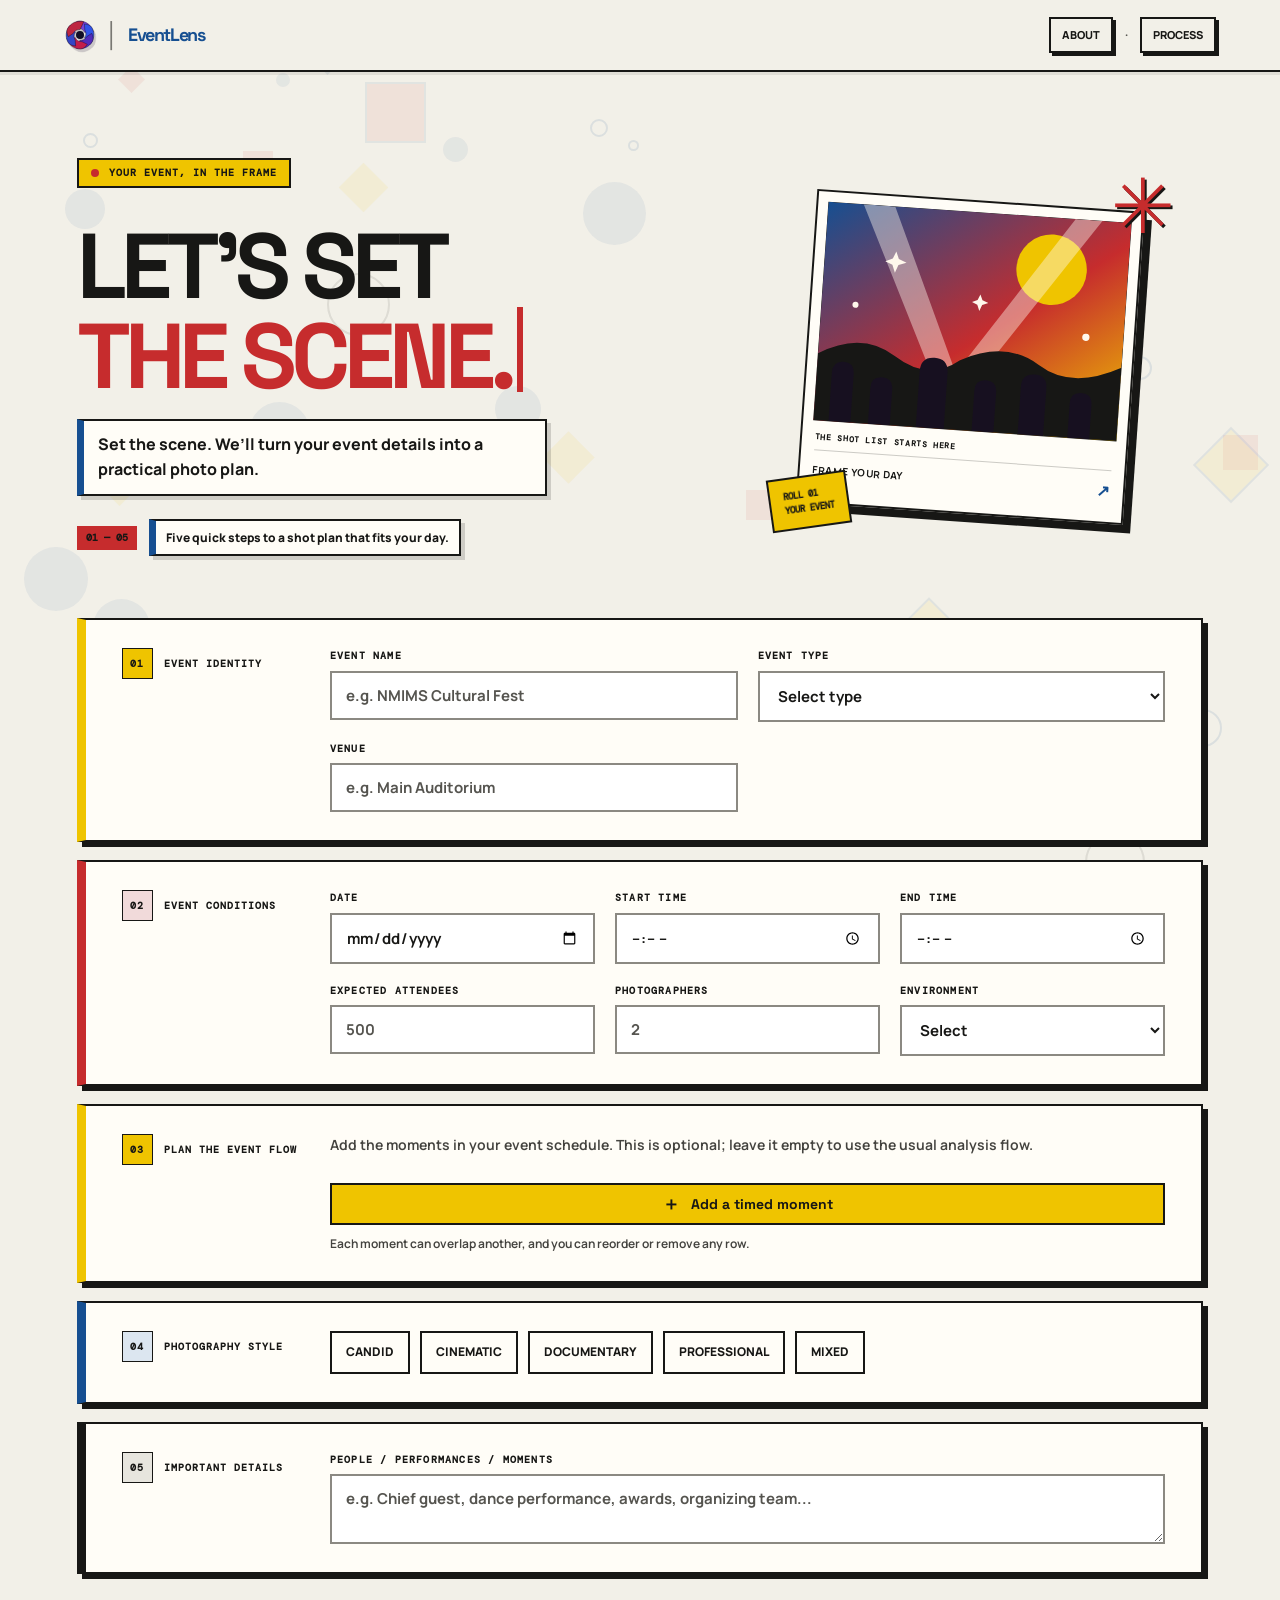
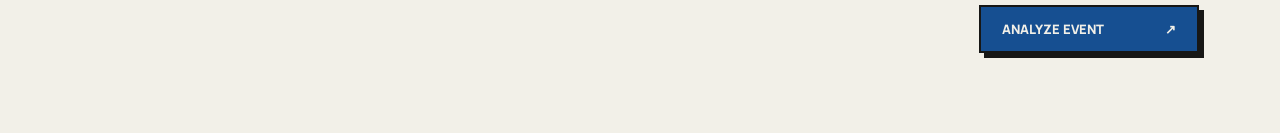
<file: event.html>
<!DOCTYPE html>
<html lang="en">

<head>
    <meta charset="UTF-8">
    <meta name="viewport" content="width=device-width, initial-scale=1.0">
    <title>Create Event — EventLens</title>
    <link rel="stylesheet" href="css/style.css">
    <link rel="stylesheet" href="css/event.css">
    <link rel="stylesheet" href="css/pages.css">
    <link rel="stylesheet" href="css/bauhaus.css">
</head>

<body>
    <div class="polka-field" aria-hidden="true"></div>

    <nav class="navbar">

        <a href="/" class="logo" aria-label="EventLens home">
            <svg class="logo-mark" viewBox="0 0 48 48" aria-hidden="true" focusable="false">
                <g class="shutter-blade" style="--blade-angle: 0deg; --blade-fill: #7442d8; --blade-delay: 0ms"><path d="M23 3 C33 3 41 9 44 19 L31 20 C29 16 26 14 21 14 L13 10 C16 6 19 3 23 3 Z"/></g>
                <g class="shutter-blade" style="--blade-angle: 60deg; --blade-fill: #3153e7; --blade-delay: 18ms"><path d="M23 3 C33 3 41 9 44 19 L31 20 C29 16 26 14 21 14 L13 10 C16 6 19 3 23 3 Z"/></g>
                <g class="shutter-blade" style="--blade-angle: 120deg; --blade-fill: #512bba; --blade-delay: 36ms"><path d="M23 3 C33 3 41 9 44 19 L31 20 C29 16 26 14 21 14 L13 10 C16 6 19 3 23 3 Z"/></g>
                <g class="shutter-blade" style="--blade-angle: 180deg; --blade-fill: #c21e4b; --blade-delay: 54ms"><path d="M23 3 C33 3 41 9 44 19 L31 20 C29 16 26 14 21 14 L13 10 C16 6 19 3 23 3 Z"/></g>
                <g class="shutter-blade" style="--blade-angle: 240deg; --blade-fill: #3445c6; --blade-delay: 72ms"><path d="M23 3 C33 3 41 9 44 19 L31 20 C29 16 26 14 21 14 L13 10 C16 6 19 3 23 3 Z"/></g>
                <g class="shutter-blade" style="--blade-angle: 300deg; --blade-fill: #bd2540; --blade-delay: 90ms"><path d="M23 3 C33 3 41 9 44 19 L31 20 C29 16 26 14 21 14 L13 10 C16 6 19 3 23 3 Z"/></g>
                <circle class="shutter-center" cx="24" cy="24" r="6"/>
            </svg>
            <span class="logo-divider" aria-hidden="true">│</span><span class="logo-name">Event<span>Lens</span></span>
        </a>

        <div class="event-progress">
            <a href="about.html">ABOUT</a>
            <span aria-hidden="true">·</span>
            <a href="process.html">PROCESS</a>
        </div>

    </nav>

    <main class="event-page">

        <section class="event-heading" aria-labelledby="eventPageTitle">
            <div class="event-heading-copy">
                <p class="eyebrow">YOUR EVENT, IN THE FRAME</p>
                <h1 id="eventPageTitle">LET'S SET<br><span>THE SCENE.</span></h1>
                <p>Set the scene. We’ll turn your event details into a practical photo plan.</p>
                <div class="event-heading-note"><b>01 — 05</b><span>Five quick steps to a shot plan that fits your day.</span></div>
            </div>
            <div class="event-heading-visual" aria-hidden="true">
                <span class="event-visual-spark">✳</span>
                <div class="event-snapshot">
                    <div class="event-snapshot-art">
                        <svg viewBox="0 0 500 360" role="presentation" xmlns="http://www.w3.org/2000/svg">
                            <defs><linearGradient id="eventSceneGradient" x1="0" y1="0" x2="1" y2="1"><stop stop-color="#164f91"/><stop offset=".55" stop-color="#c62c2d"/><stop offset="1" stop-color="#efc400"/></linearGradient></defs>
                            <rect width="500" height="360" fill="url(#eventSceneGradient)"/>
                            <circle cx="374" cy="86" r="58" fill="#efc400"/>
                            <path d="M58 0h52l120 270h-42zm350 0h44L266 270h-40z" fill="#fff8ec" opacity=".42"/>
                            <path d="M0 250q70-42 127-4t107-1q74-38 130-1t136-5v121H0z" fill="#171715"/>
                            <g fill="#171020"><path d="M25 360V280q0-19 18-19t18 19v80zm65 0V300q0-18 18-18t18 18v60zm79 0V268q0-24 23-24t23 24v92zm92 0v-67q0-18 18-18t18 18v67zm76 0V281q0-21 21-21t21 21v79zm82 0v-57q0-18 18-18t18 18v57z"/></g>
                            <g fill="#fff8ec"><path d="m117 74 5 12 13 5-13 5-5 13-5-13-12-5 12-5z"/><path d="m260 135 4 9 10 4-10 4-4 10-4-10-9-4 9-4z"/><circle cx="56" cy="166" r="5"/><circle cx="438" cy="193" r="6"/></g>
                        </svg>
                    </div>
                    <div class="event-snapshot-caption"><span>THE SHOT LIST STARTS HERE</span><b>FRAME YOUR DAY <i>↗</i></b></div>
                </div>
                <span class="event-visual-tag">ROLL 01<br>YOUR EVENT</span>
            </div>
        </section>

        <form id="eventForm">

            <section class="form-section form-section--identity">

                <div class="form-label">
                    <span>01</span>
                    <p>EVENT IDENTITY</p>
                </div>

                <div class="form-fields">

                    <div class="field">
                        <label for="eventName">
                            EVENT NAME
                        </label>

                        <input type="text" id="eventName" placeholder="e.g. NMIMS Cultural Fest" required>
                    </div>

                    <div class="field">
                        <label for="eventType">
                            EVENT TYPE
                        </label>

                        <select id="eventType" required>
                            <option value="">Select type</option>
                            <option>College Festival</option>
                            <option>Conference</option>
                            <option>Workshop</option>
                            <option>Seminar</option>
                            <option>Concert</option>
                            <option>Sports Event</option>
                            <option>Corporate Event</option>
                            <option>Wedding</option>
                            <option>Other</option>
                        </select>
                    </div>

                    <div class="field">
                        <label for="venue">
                            VENUE
                        </label>

                        <input type="text" id="venue" placeholder="e.g. Main Auditorium" required>
                    </div>

                </div>

            </section>

            <section class="form-section form-section--conditions">

                <div class="form-label">
                    <span>02</span>
                    <p>EVENT CONDITIONS</p>
                </div>

                <div class="form-fields grid-three">

                    <div class="field">
                        <label for="date">
                            DATE
                        </label>

                        <input type="date" id="date" required>
                    </div>

                    <div class="field">
                        <label for="startTime">
                            START TIME
                        </label>

                        <input type="time" id="startTime" required>
                    </div>

                    <div class="field">
                        <label for="endTime">
                            END TIME
                        </label>

                        <input type="time" id="endTime" required>
                    </div>

                    <div class="field">
                        <label for="attendees">
                            EXPECTED ATTENDEES
                        </label>

                        <input type="number" id="attendees" placeholder="500" min="1" required>
                    </div>

                    <div class="field">
                        <label for="photographers">
                            PHOTOGRAPHERS
                        </label>

                        <input type="number" id="photographers" placeholder="2" min="1" max="20" required>
                    </div>

                    <div class="field">
                        <label for="environment">
                            ENVIRONMENT
                        </label>

                        <select id="environment" required>
                            <option value="">Select</option>
                            <option>Indoor</option>
                            <option>Outdoor</option>
                            <option>Indoor + Outdoor</option>
                        </select>
                    </div>

                </div>

            </section>

            <section class="form-section form-section--flow" aria-labelledby="flowHeading">
                <div class="form-label">
                    <span>03</span>
                    <p id="flowHeading">PLAN THE EVENT FLOW</p>
                </div>

                <div class="flow-planner">
                    <p class="flow-intro">Add the moments in your event schedule. This is optional; leave it empty to use the usual analysis flow.</p>
                    <div id="flowList" class="flow-list" aria-live="polite"></div>
                    <button class="flow-add-button" type="button" id="addFlowItem"><span aria-hidden="true">＋</span> Add a timed moment</button>
                    <p class="flow-help">Each moment can overlap another, and you can reorder or remove any row.</p>
                </div>
            </section>

            <section class="form-section form-section--style">

                <div class="form-label">
                    <span>04</span>
                    <p>PHOTOGRAPHY STYLE</p>
                </div>

                <div class="style-options">

                    <label class="style-option">
                        <input type="radio" name="style" value="Candid" required>
                        <span>CANDID</span>
                    </label>

                    <label class="style-option">
                        <input type="radio" name="style" value="Cinematic">
                        <span>CINEMATIC</span>
                    </label>

                    <label class="style-option">
                        <input type="radio" name="style" value="Documentary">
                        <span>DOCUMENTARY</span>
                    </label>

                    <label class="style-option">
                        <input type="radio" name="style" value="Professional">
                        <span>PROFESSIONAL</span>
                    </label>

                    <label class="style-option">
                        <input type="radio" name="style" value="Mixed">
                        <span>MIXED</span>
                    </label>

                </div>

            </section>

            <section class="form-section form-section--details">

                <div class="form-label">
                    <span>05</span>
                    <p>IMPORTANT DETAILS</p>
                </div>

                <div class="field">

                    <label for="importantDetails">
                        PEOPLE / PERFORMANCES / MOMENTS
                    </label>

                    <textarea id="importantDetails"
                        placeholder="e.g. Chief guest, dance performance, awards, organizing team..."></textarea>

                </div>

            </section>

            <div class="submit-section">

                <button type="submit" class="generate-button">
                    <span>ANALYZE EVENT</span>
                    <span>↗</span>
                </button>

            </div>

        </form>

    </main>

    <!-- AI Analysis HUD Overlay -->
    <div class="ai-modal-overlay" id="aiOverlay">
        <div class="ai-hud-container">
            <div class="ai-scanner-orb" id="aiScannerOrb">
                <div class="ai-ring"></div>
                <div class="ai-ring-inner"></div>
                <div class="ai-core-pulse"></div>
            </div>
            <h2 class="ai-hud-title" id="aiHudTitle">ANALYZING EVENT</h2>
            <div class="ai-hud-ticker" id="aiHudTicker">CONNECTING TO GOOGLE GEMINI NEURAL ENGINE...</div>
            <div class="ai-progress-track">
                <div class="ai-progress-bar" id="aiProgressBar"></div>
            </div>
            <div class="ai-hud-mode-pill" id="aiHudPill">GOOGLE GEMINI • PIPELINE RUNNING</div>
        </div>
    </div>

    <script src="js/polka-dots.js" defer></script>
    <script src="js/text-type.js" defer></script>
    <script src="js/event.js"></script>
</body>

</html>
</file>
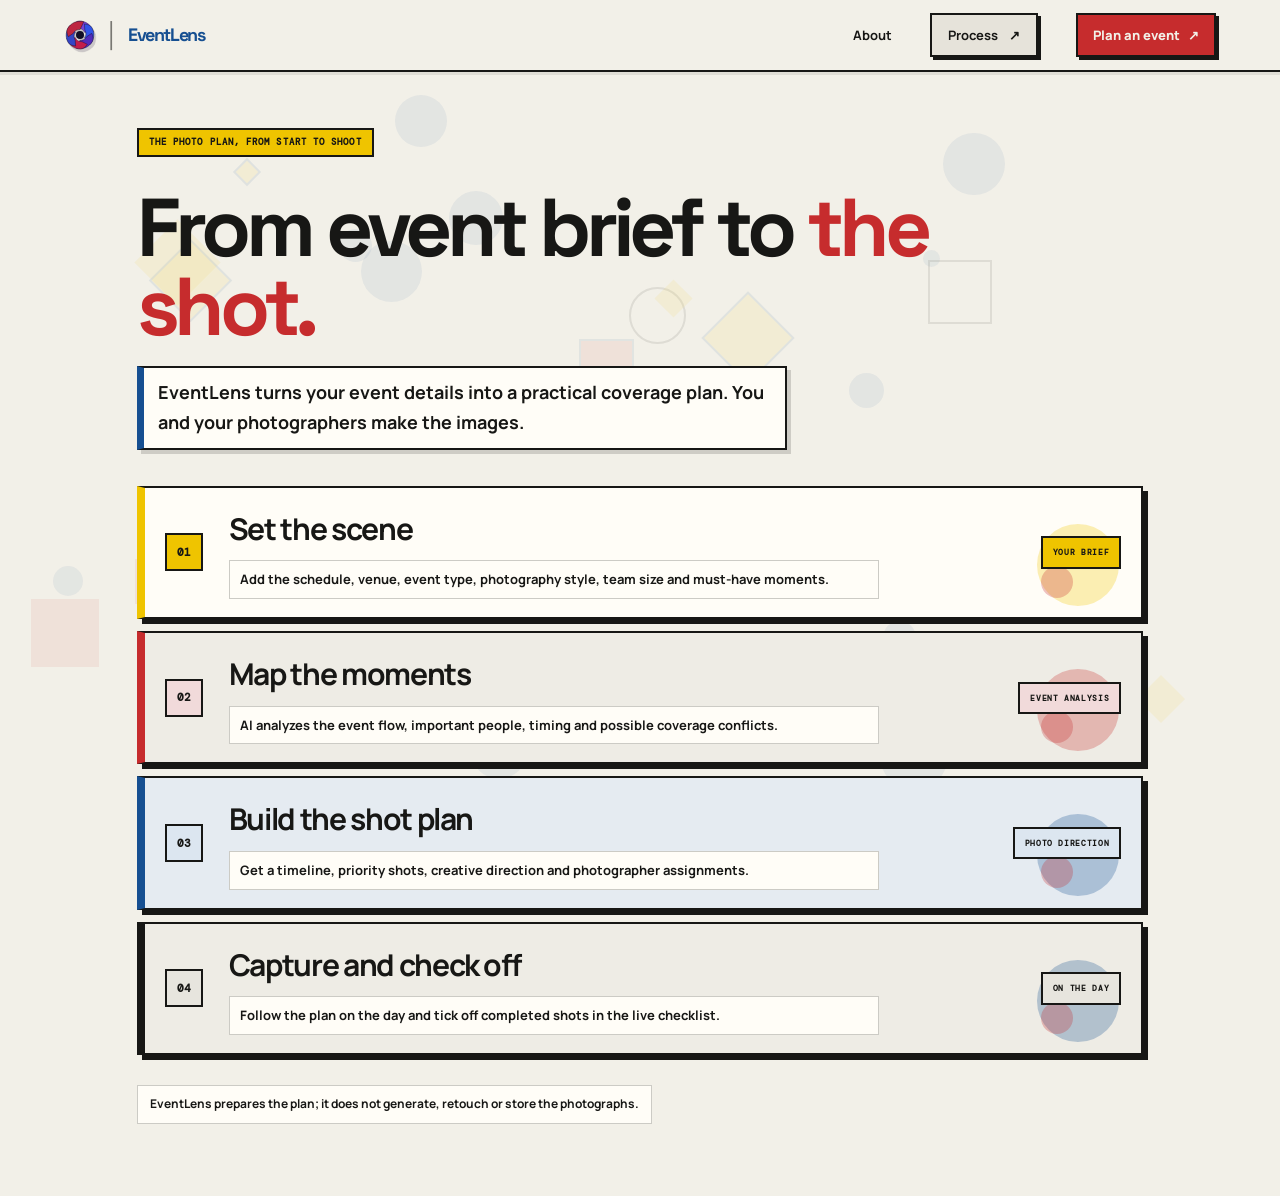
<file: process.html>
<!DOCTYPE html>
<html lang="en">

<head>
    <meta charset="UTF-8">
    <meta name="viewport" content="width=device-width, initial-scale=1.0">
    <meta name="theme-color" content="#fff8ec">
    <title>How EventLens works</title>
    <link rel="stylesheet" href="css/style.css">
    <link rel="stylesheet" href="css/pages.css">
    <link rel="stylesheet" href="css/bauhaus.css">
</head>

<body class="editorial-page">
    <div class="polka-field" aria-hidden="true"></div>

    <nav class="navbar">
        <a href="/" class="logo" aria-label="EventLens home">
            <svg class="logo-mark" viewBox="0 0 48 48" aria-hidden="true" focusable="false">
                <g class="shutter-blade" style="--blade-angle: 0deg; --blade-fill: #7442d8; --blade-delay: 0ms"><path d="M23 3 C33 3 41 9 44 19 L31 20 C29 16 26 14 21 14 L13 10 C16 6 19 3 23 3 Z"/></g>
                <g class="shutter-blade" style="--blade-angle: 60deg; --blade-fill: #3153e7; --blade-delay: 18ms"><path d="M23 3 C33 3 41 9 44 19 L31 20 C29 16 26 14 21 14 L13 10 C16 6 19 3 23 3 Z"/></g>
                <g class="shutter-blade" style="--blade-angle: 120deg; --blade-fill: #512bba; --blade-delay: 36ms"><path d="M23 3 C33 3 41 9 44 19 L31 20 C29 16 26 14 21 14 L13 10 C16 6 19 3 23 3 Z"/></g>
                <g class="shutter-blade" style="--blade-angle: 180deg; --blade-fill: #c21e4b; --blade-delay: 54ms"><path d="M23 3 C33 3 41 9 44 19 L31 20 C29 16 26 14 21 14 L13 10 C16 6 19 3 23 3 Z"/></g>
                <g class="shutter-blade" style="--blade-angle: 240deg; --blade-fill: #3445c6; --blade-delay: 72ms"><path d="M23 3 C33 3 41 9 44 19 L31 20 C29 16 26 14 21 14 L13 10 C16 6 19 3 23 3 Z"/></g>
                <g class="shutter-blade" style="--blade-angle: 300deg; --blade-fill: #bd2540; --blade-delay: 90ms"><path d="M23 3 C33 3 41 9 44 19 L31 20 C29 16 26 14 21 14 L13 10 C16 6 19 3 23 3 Z"/></g>
                <circle class="shutter-center" cx="24" cy="24" r="6"/>
            </svg>
            <span class="logo-divider" aria-hidden="true">│</span><span class="logo-name">Event<span>Lens</span></span>
        </a>
        <div class="nav-links">
            <a href="about.html">About</a>
            <a href="process.html" class="nav-button" aria-current="page">Process <span aria-hidden="true">↗</span></a>
            <a href="event.html" class="nav-cta">Plan an event <span aria-hidden="true">↗</span></a>
        </div>
    </nav>

    <main class="info-page process-page">
        <p class="eyebrow">THE PHOTO PLAN, FROM START TO SHOOT</p>
        <h1 class="info-title">From event brief to <span class="accent-pink">the shot.</span></h1>
        <p class="info-lede">EventLens turns your event details into a practical coverage plan. You and your photographers make the images.</p>

        <section class="workflow-list" aria-label="EventLens photography planning process">
            <article class="workflow-step dot-card dot-card--yellow">
                <span class="workflow-number">01</span>
                <div><h2>Set the scene</h2><p>Add the schedule, venue, event type, photography style, team size and must-have moments.</p></div>
                <span class="workflow-tag">YOUR BRIEF</span>
            </article>
            <article class="workflow-step dot-card dot-card--pink">
                <span class="workflow-number">02</span>
                <div><h2>Map the moments</h2><p>AI analyzes the event flow, important people, timing and possible coverage conflicts.</p></div>
                <span class="workflow-tag">EVENT ANALYSIS</span>
            </article>
            <article class="workflow-step dot-card dot-card--blue">
                <span class="workflow-number">03</span>
                <div><h2>Build the shot plan</h2><p>Get a timeline, priority shots, creative direction and photographer assignments.</p></div>
                <span class="workflow-tag">PHOTO DIRECTION</span>
            </article>
            <article class="workflow-step dot-card dot-card--mint">
                <span class="workflow-number">04</span>
                <div><h2>Capture and check off</h2><p>Follow the plan on the day and tick off completed shots in the live checklist.</p></div>
                <span class="workflow-tag">ON THE DAY</span>
            </article>
        </section>

        <p class="info-note">EventLens prepares the plan; it does not generate, retouch or store the photographs.</p>
    </main>

    <script src="js/polka-dots.js" defer></script>
</body>

</html>
</file>
<file: css/style.css>
@import url('https://fonts.googleapis.com/css2?family=DM+Mono:wght@300;400;500&family=Manrope:wght@300;400;500;600;700;800&family=Space+Grotesk:wght@500;600;700&display=swap');

:root {
    --obsidian: #08070a;
    --surface: #0f0d12;
    --surface-2: #151219;
    --crimson: #b1123f;
    --crimson-bright: #d51d51;
    --violet: #6f3fa8;
    --white: #f1edf3;
    --muted: #8c8790;
    --line: rgba(241, 237, 243, 0.12);
}

* {
    margin: 0;
    padding: 0;
    box-sizing: border-box;
}

html {
    scroll-behavior: smooth;
}

body {
    background: var(--obsidian);
    color: var(--white);
    font-family: "Manrope", sans-serif;
    overflow-x: hidden;
}

a {
    color: inherit;
    text-decoration: none;
}

button,
input,
select,
textarea {
    font-family: inherit;
}

.cursor {
    position: fixed;
    width: 8px;
    height: 8px;
    background: var(--crimson-bright);
    border-radius: 50%;
    pointer-events: none;
    z-index: 9999;
    transform: translate(-50%, -50%);
    transition: width 0.2s ease, height 0.2s ease;
}

.navbar {
    position: fixed;
    top: 0;
    left: 0;
    width: 100%;
    height: 90px;
    padding: 0 5vw;
    display: flex;
    align-items: center;
    justify-content: space-between;
    z-index: 100;
    border-bottom: 1px solid var(--line);
    background: rgba(8, 7, 10, 0.95);
}

.logo {
    font-size: 18px;
    font-weight: 800;
    letter-spacing: -0.05em;
}

.logo span {
    color: var(--crimson-bright);
}

.nav-links {
    display: flex;
    align-items: center;
    gap: 40px;
    font-family: "DM Mono", monospace;
    font-size: 11px;
    text-transform: uppercase;
}

.nav-links a {
    color: var(--muted);
    transition: color 0.3s ease;
}

.nav-links a:hover {
    color: var(--white);
}

.nav-button {
    padding: 13px 18px;
    border: 1px solid var(--line);
    color: var(--white) !important;
}

.hero {
    min-height: 100vh;
    padding: 150px 5vw 50px;
    position: relative;
    display: flex;
    flex-direction: column;
    justify-content: center;
    border-bottom: 1px solid var(--line);
}

.hero::before {
    content: "";
    position: absolute;
    top: 15%;
    right: 8%;
    width: 1px;
    height: 65%;
    background: var(--violet);
    opacity: 0.35;
}

.hero-meta {
    position: absolute;
    top: 120px;
    left: 5vw;
    right: 5vw;
    display: flex;
    justify-content: space-between;
    font-family: "DM Mono", monospace;
    font-size: 10px;
    color: var(--muted);
    letter-spacing: 0.15em;
}

.hero-content {
    max-width: 1150px;
}

.eyebrow,
.section-label {
    font-family: "DM Mono", monospace;
    font-size: 10px;
    letter-spacing: 0.18em;
    color: var(--crimson-bright);
    margin-bottom: 28px;
}

.hero h1 {
    font-size: clamp(60px, 9vw, 150px);
    line-height: 0.88;
    letter-spacing: -0.075em;
    font-weight: 700;
    max-width: 1200px;
}

.hero h1 span,
.statement h2 span,
.closing h2 span {
    color: var(--crimson-bright);
}

.hero-description {
    margin-top: 45px;
    max-width: 480px;
    color: var(--muted);
    font-size: 15px;
    line-height: 1.8;
}

.hero-button {
    display: inline-flex;
    align-items: center;
    gap: 35px;
    margin-top: 45px;
    padding: 17px 22px;
    border: 1px solid var(--line);
    font-family: "DM Mono", monospace;
    font-size: 10px;
    letter-spacing: 0.1em;
    transition:
        background 0.3s ease,
        border-color 0.3s ease,
        transform 0.3s ease;
}

.hero-button:hover {
    background: var(--crimson);
    border-color: var(--crimson);
    transform: translateY(-3px);
}

.arrow {
    font-size: 17px;
}

.hero-index {
    position: absolute;
    bottom: 40px;
    left: 5vw;
    right: 5vw;
    display: flex;
    justify-content: space-between;
    font-family: "DM Mono", monospace;
    color: var(--muted);
    font-size: 9px;
}

.statement,
.process,
.closing {
    padding: 160px 5vw;
    border-bottom: 1px solid var(--line);
}

.statement-content {
    max-width: 1100px;
    margin-left: auto;
}

.statement h2 {
    font-size: clamp(42px, 6vw, 92px);
    line-height: 0.95;
    letter-spacing: -0.06em;
    max-width: 1000px;
}

.statement p {
    margin-top: 55px;
    max-width: 520px;
    color: var(--muted);
    line-height: 1.8;
    font-size: 15px;
}

.process-list {
    margin-top: 80px;
    border-top: 1px solid var(--line);
}

.process-item {
    display: grid;
    grid-template-columns: 120px 1fr;
    padding: 35px 0;
    border-bottom: 1px solid var(--line);
    transition: padding 0.4s ease;
}

.process-item:hover {
    padding-left: 25px;
    background: rgba(177, 18, 63, 0.05);
}

.process-number {
    font-family: "DM Mono", monospace;
    color: var(--violet);
    font-size: 12px;
}

.process-item h3 {
    font-size: 34px;
    letter-spacing: -0.04em;
}

.process-item p {
    margin-top: 8px;
    color: var(--muted);
    font-size: 14px;
}

.closing {
    min-height: 80vh;
    display: flex;
    flex-direction: column;
    justify-content: center;
}

.closing>p {
    font-family: "DM Mono", monospace;
    color: var(--muted);
    font-size: 10px;
    letter-spacing: 0.15em;
    margin-bottom: 25px;
}

.closing h2 {
    font-size: clamp(60px, 10vw, 150px);
    line-height: 0.85;
    letter-spacing: -0.075em;
}

footer {
    min-height: 100px;
    padding: 0 5vw;
    display: flex;
    align-items: center;
    justify-content: space-between;
    font-family: "DM Mono", monospace;
    color: var(--muted);
    font-size: 9px;
    letter-spacing: 0.1em;
}

@media (max-width: 700px) {

    .nav-links a:not(.nav-button) {
        display: none;
    }

    .hero h1 {
        font-size: 15vw;
    }

    .statement,
    .process,
    .closing {
        padding: 110px 6vw;
    }

    .process-item {
        grid-template-columns: 60px 1fr;
    }

    .process-item h3 {
        font-size: 25px;
    }

    footer {
        padding: 0 6vw;
    }

    footer span:nth-child(2) {
        display: none;
    }
}

/* Pop-culture palette and compact layout, sampled from the supplied deck. */
:root {
    --obsidian: #fff8ec;
    --surface: #ffffff;
    --surface-2: #ede4ff;
    --crimson: #7b3ff2;
    --crimson-bright: #ff4f9a;
    --violet: #3db9ff;
    --white: #1e1033;
    --muted: #645775;
    --line: rgba(30, 16, 51, 0.15);
    --ink: #1e1033;
    --plum: #3b1a8c;
    --purple: #7b3ff2;
    --pink: #ff4f9a;
    --yellow: #ffc933;
    --mint: #22c99a;
    --blue: #3db9ff;
}

html { scroll-padding-top: 82px; }
body { background: var(--obsidian); color: var(--ink); font-size: 15px; line-height: 1.55; }
.cursor { display: none; }
.navbar {
    height: 72px;
    padding-inline: clamp(18px, 5vw, 72px);
    background: rgba(255, 248, 236, .94);
    border-bottom: 1px solid var(--line);
    backdrop-filter: blur(16px);
}
.logo { color: var(--ink); font-size: 17px; }
.logo span { color: var(--purple); }
.nav-links {
    gap: clamp(16px, 3vw, 38px);
    font-family: "Manrope", sans-serif;
    font-size: 13px;
    font-weight: 700;
    text-transform: none;
}
.nav-links a { color: var(--ink); }
.nav-links a:hover { color: var(--purple); }
.nav-links .nav-button {
    padding: 10px 16px;
    border: 1px solid var(--ink);
    border-radius: 999px;
    background: var(--yellow);
    color: var(--ink) !important;
}
.nav-button span { margin-left: 8px; }
.hero {
    min-height: min(820px, 94svh);
    padding: 126px clamp(20px, 7vw, 100px) 78px;
    border: 0;
    background:
        radial-gradient(ellipse at 87% 34%, rgba(255, 201, 51, .85) 0 9%, transparent 9.2%),
        radial-gradient(ellipse at 88% 35%, rgba(255, 79, 154, .18) 0 20%, transparent 20.2%),
        var(--obsidian);
}
.hero::before { top: 20%; right: 9%; width: 2px; height: 54%; background: var(--purple); opacity: .45; }
.hero-meta, .hero-index { left: clamp(20px, 7vw, 100px); right: clamp(20px, 7vw, 100px); }
.hero-meta { top: 96px; font-size: 10px; color: var(--plum); }
.hero-index { bottom: 28px; color: var(--plum); }
.hero-content { max-width: 950px; }
.eyebrow, .section-label {
    color: var(--plum);
    font-size: 11px;
    font-weight: 800;
    letter-spacing: .12em;
    margin-bottom: 18px;
}
.hero h1 {
    max-width: 820px;
    font-size: clamp(52px, 8.1vw, 108px);
    line-height: .91;
    letter-spacing: -.075em;
    color: var(--ink);
}
.hero h1 span, .statement h2 span, .closing h2 span { color: var(--purple); }
.hero h1 span { display: inline-block; color: var(--pink); }
.hero-description { max-width: 480px; margin-top: 26px; color: var(--muted); font-size: 16px; line-height: 1.65; }
.statement, .process, .closing {
    padding: clamp(58px, 8vw, 96px) clamp(20px, 7vw, 100px);
    border-color: var(--line);
}
.statement { background: var(--surface-2); }
.statement-content { max-width: 900px; }
.statement h2 {
    max-width: 850px;
    font-size: clamp(34px, 5vw, 64px);
    line-height: .98;
    letter-spacing: -.065em;
}
.statement h2 span { color: var(--pink); }
.statement p { max-width: 580px; margin-top: 24px; color: var(--muted); font-size: 15px; }
.process { background: var(--obsidian); }
.process-list { margin-top: 32px; border-color: var(--line); }
.process-item { grid-template-columns: 72px minmax(0, 1fr); gap: 8px; padding: 20px 14px; border-color: var(--line); }
.process-item:nth-child(1) { background: rgba(255, 201, 51, .16); }
.process-item:nth-child(2) { background: rgba(255, 79, 154, .09); }
.process-item:nth-child(3) { background: rgba(61, 185, 255, .10); }
.process-item:nth-child(4) { background: rgba(34, 201, 154, .10); }
.process-item:hover { padding-left: 22px; background: var(--surface-2); }
.process-number { color: var(--purple); font-weight: 800; }
.process-item h3 { font-size: clamp(19px, 2.3vw, 27px); color: var(--ink); }
.process-item p { margin-top: 3px; color: var(--muted); font-size: 14px; }
.closing { min-height: 0; background: var(--plum); color: var(--obsidian); border: 0; }
.closing > p { color: #d7c9f4; }
.closing h2 { font-size: clamp(46px, 7vw, 88px); line-height: .94; }
.closing h2 span { color: var(--yellow); }
.closing .hero-button {
    align-self: flex-start;
    margin-top: 28px;
    padding: 14px 20px;
    border: 0;
    border-radius: 999px;
    background: var(--yellow);
    color: var(--ink);
    font-family: "Manrope", sans-serif;
    font-size: 13px;
    font-weight: 800;
    letter-spacing: 0;
}
.closing .hero-button:hover { background: var(--pink); }
footer { min-height: 68px; padding-inline: clamp(20px, 7vw, 100px); background: var(--ink); color: #e4d7ff; font-size: 10px; }
a:focus-visible, button:focus-visible, input:focus-visible, select:focus-visible, textarea:focus-visible { outline: 3px solid var(--blue); outline-offset: 3px; }

/* EventLens shutter mark and wordmark. */
.logo { display: inline-flex; align-items: center; gap: 9px; white-space: nowrap; }
.logo-mark { width: 32px; height: 32px; flex: 0 0 auto; overflow: visible; filter: drop-shadow(2px 3px 0 rgba(30,16,51,.18)); transition: filter .28s ease; }
.shutter-blade { transform-box: view-box; transform-origin: 24px 24px; transform: rotate(var(--blade-angle)) translateY(0); transition: transform .35s ease-out; }
.shutter-blade path { fill: var(--blade-fill); stroke: rgba(17, 15, 39, .88); stroke-width: .65; stroke-linejoin: round; }
.shutter-center { fill: #100e26; transform-box: view-box; transform-origin: 24px 24px; transition: r .48s cubic-bezier(.2,.8,.2,1), fill .3s ease; }
.logo > .logo-divider { color: var(--muted); font: 500 24px/1 "Space Grotesk", sans-serif; opacity: .65; }
.logo-name { position: relative; display: inline-block; color: var(--ink); font: 700 18px/1 "Space Grotesk", "Manrope", sans-serif; letter-spacing: -.075em; transition: transform .25s ease, filter .25s ease; }
.logo-name > span { color: var(--purple); }
.logo:hover .logo-mark, .logo:focus-visible .logo-mark { filter: drop-shadow(2px 4px 0 rgba(30,16,51,.24)); }
.logo:hover .shutter-blade, .logo:focus-visible .shutter-blade { animation: shutter-click-blade .68s cubic-bezier(.2,.8,.2,1) var(--blade-delay) both; }
.logo:hover .shutter-center, .logo:focus-visible .shutter-center { animation: shutter-click-center .68s cubic-bezier(.2,.8,.2,1) both; }
.logo:active .shutter-blade { animation: none; transform: rotate(var(--blade-angle)) translateY(1.5px); }
.logo:active .shutter-center { animation: none; r: 4px; }
.logo:hover .logo-name, .logo:focus-visible .logo-name { transform: translateY(-1px); filter: drop-shadow(0 1px 0 rgba(255,255,255,.28)); }
.logo-name::after { content: "EventLens"; position: absolute; inset: 0; overflow: hidden; color: transparent; -webkit-text-fill-color: transparent; background: linear-gradient(108deg, transparent 40%, rgba(255,255,255,.96) 49%, rgba(255,255,255,.22) 52%, transparent 62%); background-size: 250% 100%; background-position: 145% 0; background-clip: text; -webkit-background-clip: text; opacity: 0; pointer-events: none; }
.logo:hover .logo-name::after, .logo:focus-visible .logo-name::after { animation: logo-glaze .85s ease-out .12s both; }
.logo:focus-visible { outline: 3px solid var(--purple); outline-offset: 5px; border-radius: 4px; }

@keyframes shutter-click-blade {
    0%, 16% { transform: rotate(var(--blade-angle)) translateY(0); }
    34%, 48% { transform: rotate(var(--blade-angle)) translateY(2.2px); }
    100% { transform: rotate(var(--blade-angle)) translateY(-1.4px); }
}
@keyframes shutter-click-center {
    0%, 16% { r: 6px; }
    34%, 48% { r: 3.4px; }
    100% { r: 8.6px; fill: #fff; }
}
@keyframes logo-glaze {
    0% { background-position: 145% 0; opacity: 0; }
    18% { opacity: 1; }
    100% { background-position: -45% 0; opacity: 0; }
}

@media (max-width: 390px) {
    .logo { gap: 6px; }
    .logo-mark { width: 27px; height: 27px; }
    .logo-name { font-size: 15px; }
    .logo > .logo-divider { font-size: 20px; }
}

@media (max-width: 700px) {
    .navbar { height: 64px; padding-inline: 18px; }
    .nav-links { gap: 12px; font-size: 12px; }
    .nav-links a:not(.nav-button) { display: inline; }
    .nav-links .nav-button { padding: 8px 11px; }
    .hero { min-height: 78svh; padding: 118px 20px 72px; }
    .hero::before { right: 5%; opacity: .18; }
    .hero-meta { top: 84px; left: 20px; right: 20px; font-size: 8px; }
    .hero-index { left: 20px; right: 20px; bottom: 20px; }
    .hero h1 { font-size: clamp(43px, 13vw, 68px); line-height: .94; }
    .hero-description { margin-top: 20px; font-size: 14px; }
    .statement, .process, .closing { padding: 58px 20px; }
    .statement h2 { font-size: clamp(32px, 9vw, 48px); }
    .statement p { margin-top: 18px; font-size: 14px; }
    .process-item { grid-template-columns: 42px minmax(0, 1fr); padding: 16px 8px; }
    .process-item h3 { font-size: 20px; }
    .process-item p { font-size: 13px; }
    .closing h2 { font-size: clamp(42px, 12vw, 62px); }
    footer { padding: 0 20px; }
}

@media (prefers-reduced-motion: reduce) {
    *, *::before, *::after { scroll-behavior: auto !important; animation-duration: .01ms !important; transition-duration: .01ms !important; }
}
</file>
<file: css/pages.css>
/* Shared navigation, polka-dot backdrops and large-heading treatment. */
body { isolation: isolate; }
body > .polka-field { position: fixed; inset: 0; z-index: 0; overflow: hidden; pointer-events: none; }
body > nav, body > main, body > footer { position: relative; z-index: 1; }
.navbar { z-index: 20; }
.polka-dot {
    position: absolute;
    left: var(--dot-x);
    top: var(--dot-y);
    width: var(--dot-size);
    aspect-ratio: 1;
    border-radius: 50%;
    background: var(--dot-color);
    opacity: .62;
    transform: scale(1);
    animation: dot-pop var(--dot-duration) cubic-bezier(.16, 1.2, .3, 1) var(--dot-delay) both,
        dot-drift 7s ease-in-out calc(var(--dot-delay) + var(--dot-duration)) infinite alternate;
}
.polka-dot:nth-child(3n) { border: 2px solid var(--plum); background: transparent; opacity: .55; }
.polka-dot:nth-child(5n) { opacity: .32; }
@keyframes dot-pop {
    0% { transform: scale(.15) rotate(-24deg); }
    72% { transform: scale(1.12) rotate(5deg); }
    100% { transform: scale(1) rotate(0); }
}
@keyframes dot-drift {
    from { translate: 0 0; }
    to { translate: 0 -9px; }
}

.landing-hero {
    min-height: 100svh;
    padding: 92px clamp(20px, 8vw, 120px);
    display: flex;
    align-items: center;
    justify-content: flex-start;
    background: transparent;
}
.landing-hero::before { display: none; }
.landing-title {
    position: relative;
    z-index: 2;
    max-width: 1120px;
    font-size: clamp(52px, 7.5vw, 96px);
    line-height: .94;
    letter-spacing: -.075em;
    font-weight: 800;
}
.landing-title .accent-pink { color: var(--pink); }

/* Landing page: bold print-shop colors and a real instant-camera moment. */
.landing-hero { position: relative; min-height: 100svh; padding: 112px clamp(22px, 8vw, 120px) 100px; overflow: hidden; isolation: isolate; display: flex; flex-direction: column; justify-content: center; align-items: flex-start; background: transparent; }
.landing-hero::before { display: none; }
.landing-title { position: relative; z-index: 2; max-width: 940px; font-size: clamp(56px, 8vw, 108px); line-height: .88; letter-spacing: -.08em; font-weight: 900; }
.landing-title .accent-pink { color: var(--pink); }
.landing-subcopy { position: relative; z-index: 2; max-width: 460px; margin-top: 24px; padding: 10px 14px; border-left: 5px solid var(--yellow); background: var(--obsidian); color: var(--ink); font-size: clamp(15px, 1.7vw, 19px); font-weight: 750; line-height: 1.55; }
.landing-photo-stack { position: absolute; z-index: 0; top: 50%; right: clamp(18px, 8vw, 125px); width: clamp(270px, 34vw, 430px); aspect-ratio: .78; transform: translateY(-48%) rotate(3deg); }
.photo-stack-card { position: absolute; inset: 7% 5% 4%; border: 10px solid var(--ink); border-bottom-width: 48px; border-radius: 5px; background: var(--pink); box-shadow: 10px 12px 0 var(--ink); }
.photo-stack-card--back { transform: rotate(-15deg) translate(-8%, -2%); background: var(--blue); }
.photo-stack-card--middle { transform: rotate(11deg) translate(5%, -2%); background: var(--yellow); }
.photo-stack-card--front { inset: 4% 7% 2%; display: flex; flex-direction: column; padding: 9px; border: 9px solid #fffdf7; border-bottom-width: 57px; background: #fffdf7; box-shadow: 9px 10px 0 var(--ink); transform: rotate(-4deg); }
.photo-stack-art { flex: 1; min-height: 0; overflow: hidden; background: var(--plum); }
.photo-stack-art svg { display: block; width: 100%; height: 100%; object-fit: cover; }
.photo-stack-caption { position: absolute; left: 14px; right: 14px; bottom: 18px; color: var(--ink); text-align: center; font: 900 9px/1 "DM Mono", monospace; letter-spacing: .09em; }
.photo-stack-flash { position: absolute; z-index: 2; top: -3%; right: 3%; color: var(--yellow); font-size: clamp(52px, 7vw, 92px); text-shadow: 3px 4px 0 var(--ink); transform: rotate(12deg); }
.landing-stamp { position: absolute; z-index: 3; top: 22%; right: 9%; display: grid; place-items: center; width: 102px; aspect-ratio: 1; border: 3px solid var(--ink); border-radius: 50%; background: var(--yellow); color: var(--ink); text-align: center; font: 900 11px/1.35 "DM Mono", monospace; transform: rotate(10deg); }
.landing-scroll-cue { position: absolute; z-index: 4; left: clamp(22px, 8vw, 120px); bottom: 30px; display: inline-flex; align-items: center; gap: 12px; color: var(--plum); font: 800 10px/1 "DM Mono", monospace; letter-spacing: .12em; }
.landing-scroll-cue i { position: relative; display: block; width: 38px; height: 2px; background: var(--purple); }
.landing-scroll-cue i::after { content: ""; position: absolute; top: -3px; right: 0; width: 7px; height: 7px; border-top: 2px solid var(--purple); border-right: 2px solid var(--purple); transform: rotate(45deg); }
.polaroid-experience { position: relative; min-height: 100svh; padding: 92px clamp(22px, 7vw, 110px); display: grid; grid-template-columns: minmax(260px, .78fr) minmax(450px, 1.22fr); align-items: center; gap: clamp(28px, 5vw, 80px); overflow: hidden; background: var(--plum); color: var(--obsidian); }
.polaroid-experience::before { content: ""; position: absolute; width: 430px; aspect-ratio: 1; right: -100px; bottom: -230px; border-radius: 50%; background: var(--pink); }
.polaroid-copy { position: relative; z-index: 2; max-width: 440px; }
.polaroid-kicker { display: inline-flex; align-items: center; gap: 9px; color: var(--yellow); font: 800 10px/1.4 "DM Mono", monospace; letter-spacing: .12em; }
.polaroid-kicker i { width: 8px; height: 8px; border-radius: 50%; background: var(--mint); }
.polaroid-copy h2 { margin-top: 24px; color: var(--obsidian); font-size: clamp(42px, 5.5vw, 74px); line-height: .94; letter-spacing: -.075em; }
.polaroid-copy h2 span { color: var(--yellow); }
.polaroid-copy p { max-width: 390px; margin-top: 22px; padding: 10px 14px; border-left: 4px solid var(--mint); background: #fff8ec; color: #28143d; font-size: 16px; font-weight: 750; line-height: 1.65; }
.scroll-instruction { display: block; margin-top: 40px; color: #fff8ec; font: 800 10px/1 "DM Mono", monospace; letter-spacing: .13em; }
.scroll-instruction b { display: inline-block; margin-left: 9px; color: var(--yellow); font-size: 18px; }
.polaroid-stage { position: relative; z-index: 1; min-height: 680px; display: grid; place-items: center; isolation: isolate; }
.polaroid-camera { position: absolute; z-index: 2; top: 34px; left: 50%; width: min(100%, 570px); height: auto; overflow: visible; transform: translateX(-50%) rotate(-2deg); transform-origin: center; transition: transform .35s ease; }
.polaroid-experience.is-shot .polaroid-camera { animation: camera-click .38s ease-out; }
.camera-flash-glass { transition: filter .18s ease; }
.polaroid-experience.is-shot .camera-flash-glass { animation: flash-glass 1.9s ease-out; }
.camera-shutter { transform-box: fill-box; transform-origin: center; }
.polaroid-experience.is-shot .camera-shutter { animation: shutter-blink .3s ease-out; }
.camera-flash-burst { position: absolute; z-index: 4; top: 25%; left: 40%; width: clamp(270px, 34vw, 380px); aspect-ratio: 1; border-radius: 50%; background: radial-gradient(circle, #fff 0 7%, #fffde7 16%, rgba(255,245,173,.95) 29%, rgba(255,201,51,.62) 43%, rgba(255,79,154,.24) 59%, transparent 75%); filter: drop-shadow(0 0 32px rgba(255,255,255,.75)); opacity: 0; pointer-events: none; }
.polaroid-experience.is-shot .camera-flash-burst { animation: flash-pop 1.9s ease-out both; }
.camera-action-label { position: absolute; z-index: 4; top: 10px; right: 4%; padding: 10px 13px; border: 2px solid var(--ink); background: var(--yellow); color: var(--ink); font: 900 10px/1 "DM Mono", monospace; letter-spacing: .09em; transform: rotate(3deg); }
.camera-spark { position: absolute; z-index: 4; top: 16%; right: 13%; color: var(--yellow); font-size: 48px; opacity: 0; }
.polaroid-experience.is-shot .camera-spark { animation: spark-pop .7s .04s ease-out both; }
.instant-print { position: absolute; z-index: 3; top: 30%; left: 50%; width: clamp(235px, 27vw, 305px); margin: 0; padding: 12px 12px 16px; background: #fffdf7; color: #21132d; box-shadow: 0 18px 35px rgba(12, 5, 25, .35); opacity: 0; transform: translate(-50%, -20px) rotate(2deg) scale(.94); }
.polaroid-experience.is-printing .instant-print { animation: print-eject 1.05s cubic-bezier(.2,.8,.2,1) both; }
.polaroid-experience.is-printing .print-art svg { filter: grayscale(1) blur(7px) brightness(1.25); }
.polaroid-experience.is-printing .instant-print.is-developing .print-art svg { animation: photo-develop 3.6s linear forwards; }
.polaroid-experience.is-printing .instant-print.is-developed .print-art svg { filter: none; }
.print-plan-button { visibility: hidden; }
.instant-print.is-developed .print-plan-button { visibility: visible; }
.print-art { width: 100%; aspect-ratio: 600/520; overflow: hidden; background: #452167; }
.print-art svg { display: block; width: 100%; height: 100%; }
.print-caption { display: grid; gap: 10px; padding: 13px 4px 0; text-align: center; }
.print-caption > span { font: 900 9px/1 "DM Mono", monospace; letter-spacing: .09em; }
.print-plan-button { display: inline-flex; justify-content: center; align-items: center; gap: 12px; min-height: 42px; padding: 10px 14px; border: 2px solid #21132d; background: var(--pink); color: #21132d; font-size: 13px; font-weight: 900; }
.print-plan-button:hover { background: var(--yellow); }
@keyframes camera-click { 0%,100% { transform: translateX(-50%) rotate(-2deg); } 24% { transform: translateX(-50%) rotate(2deg) scale(.985); } 48% { transform: translateX(-50%) rotate(-3deg) scale(1.01); } }
@keyframes flash-glass { 0%,100% { filter: brightness(1); } 10% { filter: brightness(4.2) drop-shadow(0 0 34px #fff); } 32% { filter: brightness(3.8) drop-shadow(0 0 28px #fff); } 58% { filter: brightness(2.6) drop-shadow(0 0 20px #fff); } 100% { filter: brightness(1); } }
@keyframes shutter-blink { 0%,100% { opacity: 1; } 35% { opacity: .08; } }
@keyframes flash-pop { 0% { opacity: 0; transform: scale(.35); } 9% { opacity: 1; transform: scale(1.25); } 32% { opacity: 1; } 58% { opacity: .78; } 78% { opacity: .35; } 100% { opacity: 0; transform: scale(1.8); } }
@keyframes spark-pop { 0% { opacity: 0; transform: scale(.2) rotate(-35deg); } 35% { opacity: 1; transform: scale(1.2) rotate(10deg); } 100% { opacity: 0; transform: scale(.9) rotate(30deg); } }
@keyframes print-eject { 0% { opacity: 0; transform: translate(-50%, -35px) rotate(0) scale(.88); } 65% { opacity: 1; transform: translate(-50%, 120px) rotate(5deg) scale(1); } 82% { transform: translate(-50%, 108px) rotate(1deg) scale(1); } 100% { opacity: 1; transform: translate(-50%, 115px) rotate(2deg) scale(1); } }
@keyframes photo-develop { 0% { filter: grayscale(1) blur(9px) brightness(1.25); } 18% { filter: grayscale(.96) blur(7px) brightness(1.2); } 42% { filter: grayscale(.78) blur(5.5px) brightness(1.12); } 68% { filter: grayscale(.42) blur(2.8px) brightness(1.04); } 88% { filter: grayscale(.12) blur(.8px) brightness(1.01); } 100% { filter: grayscale(0) blur(0) brightness(1); } }
html.has-scroll-reveal .landing-reveal { opacity: 0; transform: translateY(24px); transition: opacity .75s ease, transform .85s cubic-bezier(.2, .8, .2, 1); }
html.has-scroll-reveal .landing-reveal.is-visible { opacity: 1; transform: translateY(0); }
@media (max-width: 900px) {
    .landing-hero { min-height: 94svh; padding: 104px 22px 92px; }
    .landing-title { max-width: 680px; font-size: clamp(52px, 11.5vw, 82px); }
    .landing-photo-stack { width: clamp(250px, 48vw, 350px); right: -35px; top: 53%; }
    .landing-stamp { top: 19%; right: 7%; width: 80px; font-size: 9px; }
    .polaroid-experience { min-height: auto; grid-template-columns: 1fr; gap: 10px; padding: 78px 22px 54px; }
    .polaroid-copy { max-width: 560px; }
    .polaroid-copy h2 { font-size: clamp(44px, 10vw, 68px); }
    .scroll-instruction { margin-top: 24px; }
    .polaroid-stage { min-height: 590px; width: min(100%, 600px); margin: 0 auto; }
    .polaroid-camera { top: 20px; width: min(100%, 510px); }
    .instant-print { top: 28%; width: clamp(230px, 47vw, 285px); }
    @keyframes print-eject { 0% { opacity: 0; transform: translate(-50%, -30px) rotate(0) scale(.9); } 65% { opacity: 1; transform: translate(-50%, 92px) rotate(5deg) scale(1); } 82% { transform: translate(-50%, 80px) rotate(1deg) scale(1); } 100% { opacity: 1; transform: translate(-50%, 86px) rotate(2deg) scale(1); } }
}
@media (max-width: 480px) {
    .landing-hero { min-height: 88svh; }
    .landing-title { font-size: clamp(45px, 12vw, 60px); }
    .landing-photo-stack { width: 245px; right: -92px; top: 54%; }
    .landing-stamp { top: 17%; right: 6%; width: 68px; border-width: 2px; font-size: 8px; }
    .landing-subcopy { max-width: 335px; font-size: 14px; }
    .polaroid-experience { padding: 70px 20px 35px; }
    .polaroid-stage { min-height: 520px; }
    .polaroid-camera { top: 30px; width: 108%; max-width: 440px; }
    .instant-print { top: 36%; width: min(69vw, 250px); padding: 9px 9px 12px; }
    .print-caption { gap: 7px; padding-top: 9px; }
    .print-plan-button { min-height: 37px; }
    .camera-action-label { top: 5px; right: 0; font-size: 8px; }
    .camera-flash-burst { top: 24%; left: 32%; width: 230px; }
    @keyframes print-eject { 0% { opacity: 0; transform: translate(-50%, -20px) rotate(0) scale(.9); } 65% { opacity: 1; transform: translate(-50%, 58px) rotate(5deg) scale(1); } 82% { transform: translate(-50%, 52px) rotate(1deg) scale(1); } 100% { opacity: 1; transform: translate(-50%, 55px) rotate(2deg) scale(1); } }
}
@media (prefers-reduced-motion: reduce) {
    .polaroid-experience.is-shot .polaroid-camera,
    .polaroid-experience.is-shot .camera-flash-glass,
    .polaroid-experience.is-shot .camera-shutter,
    .polaroid-experience.is-shot .camera-spark,
    .polaroid-experience.is-shot .camera-flash-burst,
    .polaroid-experience.is-printing .instant-print,
    .polaroid-experience.is-printing .instant-print.is-developing .print-art svg { animation-duration: .01ms; animation-delay: 0ms; filter: none; }
    .polaroid-experience.is-printing .instant-print { opacity: 1; transform: translate(-50%, 0) rotate(2deg) scale(1); }
}

.nav-links { flex-wrap: wrap; }
.nav-links .nav-button[aria-current="page"] { background: var(--surface-2); }
.nav-links .nav-cta {
    display: inline-flex;
    align-items: center;
    gap: 8px;
    padding: 10px 15px;
    border: 1px solid var(--ink);
    border-radius: 999px;
    background: var(--yellow);
    color: var(--ink);
    font-weight: 800;
}
.nav-links .nav-cta:hover { background: var(--mint); color: var(--ink); }

.info-page {
    width: min(1160px, 100%);
    margin: 0 auto;
    padding: 128px clamp(20px, 6vw, 84px) 72px;
}
.info-title {
    max-width: 900px;
    font-size: clamp(44px, 7.5vw, 88px);
    line-height: .96;
    letter-spacing: -.07em;
}
.info-title .accent-pink { color: var(--pink); }
.info-lede {
    max-width: 620px;
    margin-top: 20px;
    color: var(--muted);
    font-size: clamp(15px, 1.6vw, 18px);
    font-weight: 700;
    line-height: 1.65;
    padding: 10px 14px;
    border: 1px solid var(--line);
    border-radius: 12px;
    background: rgba(255, 248, 236, .96);
}
.info-grid {
    display: grid;
    grid-template-columns: repeat(3, minmax(0, 1fr));
    gap: 14px;
    margin-top: 46px;
}
.info-card {
    min-height: 230px;
    padding: 24px;
}
.dot-card {
    position: relative;
    isolation: isolate;
    overflow: hidden;
    border: 1px solid var(--line);
    border-radius: 18px;
    background: rgba(255, 255, 255, .76);
}
.dot-card::before, .dot-card::after {
    position: absolute;
    z-index: -1;
    content: "";
    width: 82px;
    aspect-ratio: 1;
    border-radius: 50%;
    opacity: .28;
    pointer-events: none;
}
.dot-card::before { right: 22px; top: 36px; background: var(--dot-accent, var(--yellow)); }
.dot-card::after { right: 68px; top: 78px; width: 32px; background: var(--pink); }
.dot-card--yellow { --dot-accent: var(--yellow); }
.dot-card--pink { --dot-accent: var(--pink); }
.dot-card--blue { --dot-accent: var(--blue); }
.dot-card--mint { --dot-accent: var(--mint); }
.card-index, .workflow-tag {
    color: var(--plum);
    font-family: "DM Mono", monospace;
    font-size: 10px;
    font-weight: 600;
    letter-spacing: .08em;
}
.info-card h2 {
    position: relative;
    max-width: 240px;
    margin-top: 52px;
    color: var(--ink);
    font-size: clamp(19px, 2.4vw, 25px);
    letter-spacing: -.045em;
}
.info-card p, .workflow-step p { position: relative; margin-top: 9px; color: var(--ink); font-size: 13px; font-weight: 700; line-height: 1.6; padding: 8px 10px; border: 1px solid rgba(48, 25, 64, .12); border-radius: 10px; background: rgba(255, 248, 236, .97); }
.info-note { margin-top: 30px; color: var(--plum); font-size: 12px; font-weight: 700; }
.workflow-list { margin-top: 44px; border-top: 1px solid var(--line); }
.workflow-step {
    display: grid;
    grid-template-columns: 58px minmax(0, 1fr) auto;
    align-items: center;
    gap: 18px;
    padding: 22px 24px;
    border-width: 0 0 1px;
    border-radius: 0;
    background: transparent;
}
.workflow-step:nth-child(odd) { background: rgba(255, 248, 236, .97); }
.workflow-step:nth-child(even) { background: rgba(250, 244, 255, .97); }
.workflow-number { color: var(--purple); font-size: 16px; font-weight: 800; }
.workflow-step h2 { position: relative; font-size: clamp(21px, 3vw, 30px); letter-spacing: -.045em; }
.workflow-step p { max-width: 620px; margin-top: 8px; }
.info-note { width: fit-content; max-width: 100%; padding: 9px 12px; border-radius: 10px; background: rgba(255, 248, 236, .97); }
.workflow-tag { justify-self: end; text-align: right; }

.text-type { position: relative; }
.text-type__sr {
    position: absolute;
    width: 1px;
    height: 1px;
    padding: 0;
    margin: -1px;
    overflow: hidden;
    clip: rect(0, 0, 0, 0);
    white-space: nowrap;
    border: 0;
}
.text-type > .text-type__content { display: block; color: inherit; white-space: pre-wrap; }
.text-type__content .text-type__char { display: inline; position: relative; color: inherit; animation: type-fade-in .24s ease-out both; }
.text-type__cursor {
    display: inline-block;
    height: .92em;
    margin-left: .06em;
    border-left: .075em solid currentColor;
    vertical-align: -.04em;
    animation: type-cursor-blink 1s steps(2, start) infinite;
}
@keyframes type-fade-in { from { opacity: 0; filter: blur(.12em); } to { opacity: 1; filter: blur(0); } }
@keyframes type-cursor-blink { to { opacity: .12; } }

@media (max-width: 700px) {
    .landing-hero { min-height: 100svh; padding: 86px 20px 40px; }
    .landing-title { font-size: clamp(42px, 12.5vw, 68px); line-height: .98; }
    .landing-photo-stack { width: 230px; top: 72%; right: -72px; transform: translateY(-26%) rotate(3deg); }
    .landing-scroll-cue { padding: 7px 9px; background: var(--obsidian); }
    .info-page { padding: 94px 18px 46px; }
    .info-title { font-size: clamp(40px, 11vw, 58px); }
    .info-grid { grid-template-columns: 1fr; gap: 10px; margin-top: 28px; }
    .info-card { min-height: 0; padding: 18px; }
    .info-card h2 { margin-top: 30px; }
    .workflow-list { margin-top: 28px; }
    .workflow-step { grid-template-columns: 36px minmax(0, 1fr); gap: 10px; padding: 18px 12px; }
    .workflow-step h2 { font-size: 20px; }
    .workflow-tag { grid-column: 2; justify-self: start; text-align: left; }
    .nav-links { gap: 7px; font-size: 11px; }
    .nav-links .nav-button, .nav-links .nav-cta { padding: 7px 9px; }
}
@media (max-width: 390px) {
    .editorial-page .nav-links { gap: 6px; }
    .editorial-page .nav-links a[aria-current="page"]:not(.nav-cta) { display: none; }
    .editorial-page .nav-links .nav-button, .editorial-page .nav-links .nav-cta { padding: 6px 8px; font-size: 9px; }
}
@media (max-width: 390px) {
    .navbar { padding-inline: 12px; }
    .logo { font-size: 14px; }
    .nav-links { gap: 5px; font-size: 10px; }
    .nav-links .nav-button, .nav-links .nav-cta { padding: 7px 7px; }
}
@media (prefers-reduced-motion: reduce) {
    .polka-dot, .text-type__char, .text-type__cursor { animation: none !important; }
}

.checklist-main { min-height: calc(100svh - 70px); }
.checklist-standalone { margin-top: 38px; padding: 26px; border: 1px solid var(--line); border-radius: 18px; background: rgba(255, 248, 236, .97); }
.checklist-standalone .checklist-header { margin: 0 0 20px; }
.checklist-standalone .live-checklist { max-width: none; }
.checklist-page .dashboard-nav-center { display: none; }
.checklist-page .dashboard-nav-right a { background: var(--yellow); }
@media (max-width: 600px) {
    .checklist-standalone { padding: 14px; }
}

/* Shared About and Process styling for the EventLens pop-culture palette. */
.editorial-page .info-page > .eyebrow { display: inline-flex; padding: 8px 10px; border: 1px solid var(--ink); background: var(--yellow); color: var(--ink); font: 900 9px/1 "DM Mono", monospace; letter-spacing: .12em; }
.editorial-page .info-title { max-width: 920px; margin-top: 14px; color: var(--ink); font-size: clamp(42px, 6.8vw, 82px); }
.editorial-page .info-lede { max-width: 650px; border: 1px solid var(--ink); border-left: 6px solid var(--mint); border-radius: 0 13px 13px 0; background: #fffdf7; box-shadow: 4px 4px 0 rgba(30,16,51,.1); color: var(--ink); }
.editorial-page .info-grid { margin-top: 38px; }
.editorial-page .info-card { min-height: 240px; border: 1px solid var(--ink); background: #fffdf7; box-shadow: 5px 6px 0 var(--ink); transition: transform .25s ease, box-shadow .25s ease; }
.editorial-page .info-card:nth-child(2) { background: #f8e5f0; }
.editorial-page .info-card:nth-child(3) { background: #e8f6ff; }
.editorial-page .info-card:hover { transform: translateY(-4px) rotate(-.5deg); box-shadow: 8px 10px 0 var(--ink); }
.editorial-page .card-index { position: relative; z-index: 1; color: var(--plum); font-size: 9px; font-weight: 900; }
.editorial-page .info-card h2 { position: relative; z-index: 1; }
.editorial-page .info-card p { position: relative; z-index: 1; border-color: rgba(30,16,51,.16); background: rgba(255,253,247,.96); }
.editorial-page .workflow-list { display: grid; gap: 12px; margin-top: 36px; border: 0; }
.editorial-page .workflow-step { min-height: 116px; grid-template-columns: 48px minmax(0, 1fr) auto; gap: 16px; padding: 18px 20px; border: 1px solid var(--ink); border-radius: 13px; box-shadow: 4px 5px 0 var(--ink); transition: transform .22s ease, box-shadow .22s ease; }
.editorial-page .workflow-step:hover { transform: translateY(-3px); box-shadow: 7px 8px 0 var(--ink); }
.editorial-page .workflow-step:nth-child(odd) { background: #fffdf7; }
.editorial-page .workflow-step:nth-child(even) { background: #f7efff; }
.editorial-page .workflow-step:nth-child(1) { border-left: 7px solid var(--yellow); }
.editorial-page .workflow-step:nth-child(2) { border-left: 7px solid var(--pink); }
.editorial-page .workflow-step:nth-child(3) { border-left: 7px solid var(--blue); }
.editorial-page .workflow-step:nth-child(4) { border-left: 7px solid var(--mint); }
.editorial-page .workflow-number { display: grid; width: 38px; height: 38px; place-items: center; border: 1px solid var(--ink); border-radius: 50%; background: var(--yellow); color: var(--ink); font: 900 11px/1 "DM Mono", monospace; }
.editorial-page .workflow-step:nth-child(2) .workflow-number { background: #ffc3dc; }
.editorial-page .workflow-step:nth-child(3) .workflow-number { background: #bfeaff; }
.editorial-page .workflow-step:nth-child(4) .workflow-number { background: #a9ead5; }
.editorial-page .workflow-step h2 { color: var(--ink); }
.editorial-page .workflow-step p { max-width: 650px; border-color: rgba(30,16,51,.15); background: rgba(255,253,247,.96); }
.editorial-page .workflow-tag { padding: 8px 10px; border: 1px solid var(--ink); border-radius: 999px; background: var(--yellow); color: var(--ink); font-size: 8px; font-weight: 900; white-space: nowrap; }
.editorial-page .workflow-step:nth-child(2) .workflow-tag { background: #ffc3dc; }
.editorial-page .workflow-step:nth-child(3) .workflow-tag { background: #bfeaff; }
.editorial-page .workflow-step:nth-child(4) .workflow-tag { background: #a9ead5; }
.editorial-page .info-note { border: 1px solid var(--line); background: #fffdf7; color: var(--plum); }
@media (max-width: 700px) {
    .editorial-page .info-grid { margin-top: 25px; }
    .editorial-page .info-card { min-height: 0; }
    .editorial-page .workflow-list { margin-top: 24px; }
    .editorial-page .workflow-step { grid-template-columns: 38px minmax(0,1fr); gap: 11px; padding: 15px 12px; }
    .editorial-page .workflow-number { width: 32px; height: 32px; }
    .editorial-page .workflow-tag { grid-column: 2; justify-self: start; }
}
</file>
<file: css/bauhaus.css>
/* Shared Bauhaus visual system. This stylesheet only changes presentation. */
:root {
    --obsidian: #f2f0e8;
    --surface: #fffdf7;
    --surface-2: #e6e3da;
    --crimson: #c62c2d;
    --crimson-bright: #c62c2d;
    --violet: #164f91;
    --white: #f2f0e8;
    --muted: #55544f;
    --line: rgba(23, 23, 21, .22);
    --ink: #171715;
    --plum: #171715;
    --purple: #164f91;
    --pink: #c62c2d;
    --yellow: #efc400;
    --mint: #164f91;
    --blue: #164f91;
    --bauhaus-red: #c62c2d;
    --bauhaus-blue: #164f91;
    --bauhaus-yellow: #efc400;
    --bauhaus-paper: #f2f0e8;
    --bauhaus-black: #171715;
}

html { scroll-padding-top: 76px; }
body { background: var(--bauhaus-paper); color: var(--bauhaus-black); font-family: "Manrope", sans-serif; }
::selection { color: var(--bauhaus-paper); background: var(--bauhaus-blue); }
body > .polka-field { opacity: .52; }
.polka-dot { background: var(--bauhaus-blue); opacity: .12; animation-duration: calc(var(--dot-duration) * 1.25), 10s; }
.polka-dot:nth-child(3n) { border: 2px solid var(--bauhaus-blue); background: transparent; opacity: .2; }
.polka-dot:nth-child(4n) { border-radius: 0; background: var(--bauhaus-yellow); opacity: .16; rotate: 45deg; }
.polka-dot:nth-child(5n) { border-radius: 0; background: var(--bauhaus-red); opacity: .15; }
.polka-dot:nth-child(7n) { border: 2px solid var(--bauhaus-black); background: transparent; opacity: .18; }

.navbar {
    background: var(--bauhaus-paper);
    border-bottom: 2px solid var(--bauhaus-black);
    box-shadow: 0 3px 0 rgba(23,23,21,.08);
    backdrop-filter: none;
}
.logo { color: var(--bauhaus-black); }
.logo > .logo-divider { color: var(--bauhaus-black); opacity: .55; }
.logo-name { color: var(--bauhaus-black); font-family: "Space Grotesk", sans-serif; font-weight: 700; letter-spacing: -.08em; }
.logo-name > span { color: var(--bauhaus-blue); }
.logo:hover .logo-mark, .logo:focus-visible .logo-mark { filter: drop-shadow(2px 4px 0 rgba(23,23,21,.26)); }
.logo:focus-visible { outline-color: var(--bauhaus-red); }

.nav-links { color: var(--bauhaus-black); }
.nav-links a, .event-progress a { color: var(--bauhaus-black); }
.nav-links a:hover, .event-progress a:hover { color: var(--bauhaus-red); }
.nav-links .nav-button, .nav-links .nav-cta,
.dashboard-nav-right a, .event-progress a {
    border: 2px solid var(--bauhaus-black);
    border-radius: 0;
    background: var(--bauhaus-paper);
    color: var(--bauhaus-black) !important;
    box-shadow: 3px 3px 0 var(--bauhaus-black);
    transition: transform .18s ease, box-shadow .18s ease, background-color .18s ease;
}
.nav-links .nav-button, .dashboard-nav-right .checklist-nav-link, .checklist-page .dashboard-nav-right a { background: var(--bauhaus-yellow); }
.nav-links .nav-cta { background: var(--bauhaus-red); color: var(--bauhaus-paper) !important; }
.nav-links .nav-button:hover, .nav-links .nav-cta:hover,
.dashboard-nav-right a:hover, .event-progress a:hover {
    transform: translate(-2px,-2px);
    box-shadow: 5px 5px 0 var(--bauhaus-black);
    background: var(--bauhaus-yellow);
    color: var(--bauhaus-black) !important;
}
.event-progress a { display: inline-flex; align-items: center; min-height: 34px; padding: 7px 11px; font-size: 11px; font-weight: 800; }
.dashboard-nav-right { gap: 11px; }
.dashboard-nav-right a { font-family: "Manrope", sans-serif; font-size: 11px; font-weight: 800; letter-spacing: .02em; }

button, input, select, textarea { border-radius: 0; }
a:focus-visible, button:focus-visible, input:focus-visible, select:focus-visible, textarea:focus-visible {
    outline: 3px solid var(--bauhaus-yellow);
    outline-offset: 3px;
}
.hero-button, .generate-button, .print-plan-button {
    border: 2px solid var(--bauhaus-black);
    border-radius: 0;
    background: var(--bauhaus-yellow);
    color: var(--bauhaus-black);
    box-shadow: 4px 4px 0 var(--bauhaus-black);
    transition: transform .18s ease, box-shadow .18s ease, background-color .18s ease;
}
.hero-button:hover, .generate-button:hover, .print-plan-button:hover {
    transform: translate(-2px,-2px);
    box-shadow: 6px 6px 0 var(--bauhaus-black);
    background: var(--bauhaus-red);
    color: var(--bauhaus-paper);
}

.landing-hero { background: var(--bauhaus-paper); }
.landing-title, .polaroid-copy h2, .dashboard-title h1, .section-heading h2,
.info-title, .event-heading h1, .final-section h2, .statement h2, .closing h2 {
    font-family: "Space Grotesk", "Manrope", sans-serif;
    font-weight: 700;
    letter-spacing: -.065em;
}
.landing-title .accent-pink, .info-title .accent-pink,
.dashboard-title h1 span, .section-heading h2 span, .event-heading h1 span,
.final-section h2 span { color: var(--bauhaus-red); }
.hero h1 span, .statement h2 span { color: var(--bauhaus-blue); }
.landing-photo-stack { filter: saturate(.85); }
.photo-stack-card { border-radius: 0; box-shadow: 7px 7px 0 var(--bauhaus-black); }
.photo-stack-card--back { background: var(--bauhaus-blue); }
.photo-stack-card--middle { background: var(--bauhaus-yellow); }
.photo-stack-card--front { box-shadow: 7px 7px 0 var(--bauhaus-black); }
.photo-stack-flash { color: var(--bauhaus-red); text-shadow: 2px 2px 0 var(--bauhaus-black); }
.landing-stamp { border-radius: 0; background: var(--bauhaus-yellow); box-shadow: 4px 4px 0 var(--bauhaus-black); transform: rotate(4deg); }
.landing-scroll-cue { color: var(--bauhaus-black); }
.landing-scroll-cue i, .landing-scroll-cue i::after { border-color: var(--bauhaus-red); background: var(--bauhaus-red); }
.polaroid-experience { background: var(--bauhaus-black); color: var(--bauhaus-paper); }
.polaroid-experience::before { border-radius: 0; background: var(--bauhaus-red); transform: rotate(22deg); }
.polaroid-kicker { color: var(--bauhaus-yellow); }
.polaroid-copy h2 span { color: var(--bauhaus-yellow); }
.polaroid-copy p { border-left-color: var(--bauhaus-red); border: 2px solid var(--bauhaus-black); border-left-width: 7px; border-radius: 0; background: var(--bauhaus-paper); color: var(--bauhaus-black); }
.scroll-instruction { color: var(--bauhaus-paper); }
.scroll-instruction b { color: var(--bauhaus-yellow); }
.camera-action-label { border: 2px solid var(--bauhaus-black); border-radius: 0; box-shadow: 3px 3px 0 var(--bauhaus-black); }
.instant-print { border: 2px solid var(--bauhaus-black); border-radius: 0; box-shadow: 7px 8px 0 var(--bauhaus-black); }
.print-plan-button { background: var(--bauhaus-red); }

.statement { background: var(--surface-2); }
.process { background: var(--bauhaus-paper); }
.process-list { border-top: 2px solid var(--bauhaus-black); }
.process-item { border-bottom: 1px solid var(--line); transition: padding .2s ease, background-color .2s ease; }
.process-item:nth-child(1) { background: rgba(239,196,0,.16); }
.process-item:nth-child(2) { background: rgba(198,44,45,.08); }
.process-item:nth-child(3) { background: rgba(22,79,145,.08); }
.process-item:nth-child(4) { background: rgba(23,23,21,.04); }
.process-item:hover { background: var(--surface-2); }
.process-number { color: var(--bauhaus-red); }
.closing, .final-section { background: var(--bauhaus-blue); color: var(--bauhaus-paper); }
.closing > p, .final-section > p { color: var(--bauhaus-paper); }
.closing h2 span, .final-section h2 span { color: var(--bauhaus-yellow); }
.closing .hero-button, .final-section .hero-button { border-radius: 0; background: var(--bauhaus-yellow); color: var(--bauhaus-black); }
footer, .dashboard-footer { background: var(--bauhaus-black); color: var(--bauhaus-paper); }

.info-page > .eyebrow, .editorial-page .info-page > .eyebrow,
.event-heading-copy .eyebrow, .checklist-main .eyebrow {
    border: 2px solid var(--bauhaus-black);
    border-radius: 0;
    background: var(--bauhaus-yellow);
    color: var(--bauhaus-black);
}
.info-lede, .editorial-page .info-lede, .dashboard-intro,
.event-heading-copy > p:not(.eyebrow), .event-heading-note span {
    border: 2px solid var(--bauhaus-black);
    border-left: 7px solid var(--bauhaus-blue);
    border-radius: 0;
    background: var(--surface);
    box-shadow: 4px 4px 0 rgba(23,23,21,.16);
    color: var(--bauhaus-black);
}
.editorial-page .info-card, .editorial-page .workflow-step,
.event-snapshot, .dot-card {
    border: 2px solid var(--bauhaus-black);
    border-radius: 0;
    box-shadow: 5px 5px 0 var(--bauhaus-black);
}
.editorial-page .info-card:nth-child(2), .editorial-page .workflow-step:nth-child(even) { background: #eeece5; }
.editorial-page .info-card:nth-child(3), .editorial-page .workflow-step:nth-child(3) { background: #e5ebf1; }
.editorial-page .workflow-step:nth-child(1) { border-left: 8px solid var(--bauhaus-yellow); }
.editorial-page .workflow-step:nth-child(2) { border-left: 8px solid var(--bauhaus-red); }
.editorial-page .workflow-step:nth-child(3) { border-left: 8px solid var(--bauhaus-blue); }
.editorial-page .workflow-step:nth-child(4) { border-left: 8px solid var(--bauhaus-black); }
.editorial-page .workflow-number, .editorial-page .workflow-tag {
    border: 2px solid var(--bauhaus-black);
    border-radius: 0;
    background: var(--bauhaus-yellow);
    color: var(--bauhaus-black);
}
.editorial-page .workflow-step:nth-child(2) .workflow-number,
.editorial-page .workflow-step:nth-child(2) .workflow-tag { background: #f1dada; }
.editorial-page .workflow-step:nth-child(3) .workflow-number,
.editorial-page .workflow-step:nth-child(3) .workflow-tag { background: #dce6f0; }
.editorial-page .workflow-step:nth-child(4) .workflow-number,
.editorial-page .workflow-step:nth-child(4) .workflow-tag { background: #e7e5de; }
.editorial-page .info-card p, .editorial-page .workflow-step p {
    border: 1px solid var(--line);
    border-radius: 0;
    background: var(--surface);
    color: var(--bauhaus-black);
}
.info-card:hover, .workflow-step:hover { transform: translate(-2px,-2px); box-shadow: 7px 7px 0 var(--bauhaus-black); }
.info-note { border: 1px solid var(--bauhaus-black); border-radius: 0; background: var(--surface); color: var(--bauhaus-black); }

.event-page { max-width: 1280px; }
.event-heading h1 { font-weight: 700; }
.event-snapshot { box-shadow: 8px 8px 0 var(--bauhaus-black); }
.event-snapshot-caption { color: var(--bauhaus-black); }
.event-visual-spark { color: var(--bauhaus-red); text-shadow: 2px 2px 0 var(--bauhaus-black); }
.event-visual-tag { border: 2px solid var(--bauhaus-black); border-radius: 0; background: var(--bauhaus-yellow); color: var(--bauhaus-black); }
#eventForm { gap: 18px; }
.form-section {
    border: 2px solid var(--bauhaus-black);
    border-left: 9px solid var(--bauhaus-blue);
    border-radius: 0;
    background: var(--surface);
    box-shadow: 5px 5px 0 var(--bauhaus-black);
}
.form-section--identity { border-left-color: var(--bauhaus-yellow); }
.form-section--conditions { border-left-color: var(--bauhaus-red); }
.form-section--style { border-left-color: var(--bauhaus-blue); }
.form-section--details { border-left-color: var(--bauhaus-black); }
.form-label { color: var(--bauhaus-black); }
.form-label span, .form-section--conditions .form-label span,
.form-section--style .form-label span, .form-section--details .form-label span {
    border: 1px solid var(--bauhaus-black);
    border-radius: 0;
    background: var(--bauhaus-yellow);
    color: var(--bauhaus-black);
}
.form-section--conditions .form-label span { background: #f1dada; }
.form-section--style .form-label span { background: #dce6f0; }
.form-section--details .form-label span { background: #e7e5de; }
.field label { color: var(--bauhaus-black); }
.field input, .field select, .field textarea {
    min-height: 48px;
    border: 2px solid #8b8982;
    border-radius: 0;
    background: #fff;
    color: var(--bauhaus-black);
    box-shadow: none;
}
.field input:hover, .field select:hover, .field textarea:hover { border-color: var(--bauhaus-black); }
.field input:focus, .field select:focus, .field textarea:focus { border-color: var(--bauhaus-blue); outline: 3px solid rgba(22,79,145,.2); }
.field input::placeholder, .field textarea::placeholder { color: #55544f; }
.style-option span { border: 2px solid var(--bauhaus-black); border-radius: 0; background: var(--surface); color: var(--bauhaus-black); }
.style-option:hover span { border-color: var(--bauhaus-blue); background: #e5ebf1; }
.style-option input:checked + span { border-color: var(--bauhaus-black); box-shadow: 4px 4px 0 var(--bauhaus-black); }
.style-option:nth-child(1) input:checked + span { background: #f1dada; }
.style-option:nth-child(2) input:checked + span { background: #dce6f0; }
.style-option:nth-child(3) input:checked + span { background: #e6e3da; }
.style-option:nth-child(4) input:checked + span { background: #dce6f0; }
.style-option:nth-child(5) input:checked + span { background: #f5e9ad; }
.generate-button { border: 2px solid var(--bauhaus-black); border-radius: 0; background: var(--bauhaus-blue); color: var(--bauhaus-paper); box-shadow: 5px 5px 0 var(--bauhaus-black); }
.generate-button:hover { background: var(--bauhaus-red); color: var(--bauhaus-paper); box-shadow: 7px 7px 0 var(--bauhaus-black); }
.ai-modal-overlay { background: rgba(23,23,21,.94); }
.ai-ring, .ai-ring-inner { border-color: var(--bauhaus-yellow); }
.ai-ring { border-top-color: transparent; }
.ai-ring-inner { border-top-color: transparent; }
.ai-core-pulse, .ai-progress-bar { background: var(--bauhaus-red); box-shadow: 0 0 16px rgba(198,44,45,.5); }

.dashboard-hero { background: var(--surface-2); border-bottom: 2px solid var(--bauhaus-black); }
.dashboard-hero::after { border-radius: 0; background: var(--bauhaus-yellow); opacity: .2; transform: rotate(28deg); }
.dashboard-title h1 span, .section-heading h2 span { color: var(--bauhaus-red); }
.dashboard-intro { border-left-color: var(--bauhaus-red); }
.dashboard-art-frame { border-radius: 0; box-shadow: 7px 7px 0 var(--bauhaus-black); }
.dashboard-art-stamp { border-radius: 0; background: var(--bauhaus-yellow); box-shadow: 3px 3px 0 var(--bauhaus-black); }
.dashboard-art-burst { color: var(--bauhaus-red); }
.dashboard-art-caption { border: 2px solid var(--bauhaus-black); border-radius: 0; background: var(--bauhaus-blue); color: var(--bauhaus-paper); }
.dashboard-art-caption b { border-radius: 0; background: var(--bauhaus-yellow); color: var(--bauhaus-black); }
.summary-item, .summary-item:not(:first-child) { border: 1px solid var(--bauhaus-black); border-radius: 0; background: var(--surface); box-shadow: 3px 3px 0 rgba(23,23,21,.12); }
.summary-item:nth-child(2) { background: #f1dada; }
.summary-item:nth-child(3) { background: #dce6f0; }
.summary-item:nth-child(4) { background: #f5e9ad; }
.section-number { width: 38px; height: 38px; border: 2px solid var(--bauhaus-black); border-radius: 0; background: var(--bauhaus-yellow); color: var(--bauhaus-black); transform: rotate(-4deg); }
.section-kicker { border-left: 4px solid var(--bauhaus-red); background: transparent; color: var(--bauhaus-black); }
.analysis-grid { gap: 13px; }
.intel-card { border: 2px solid var(--bauhaus-black); border-radius: 0; background: var(--surface); box-shadow: 5px 5px 0 rgba(23,23,21,.16); }
.card-top { color: var(--bauhaus-black); border-color: var(--line); }
.structure-list span, .shot-number, .assignment-number, .dont-miss-item > span { color: var(--bauhaus-blue); }
.priority { border: 1px solid var(--bauhaus-black); border-radius: 0; color: var(--bauhaus-black); }
.priority.critical { background: var(--bauhaus-red); color: var(--bauhaus-paper); }
.priority.high { background: var(--bauhaus-yellow); color: var(--bauhaus-black); border-color: var(--bauhaus-black); }
.priority.medium { background: #dce6f0; color: var(--bauhaus-black); border-color: var(--bauhaus-black); }
.timeline-line { width: 2px; background: var(--bauhaus-black); }
.timeline-marker { border: 2px solid var(--bauhaus-black); border-radius: 0; background: var(--bauhaus-yellow); box-shadow: none; }
.timeline-content, .shot-row, .assignment-card, .creative-card {
    border: 2px solid var(--bauhaus-black);
    border-radius: 0;
    background: var(--surface);
    box-shadow: 5px 5px 0 rgba(23,23,21,.15);
}
.timeline-content { border-left: 7px solid var(--bauhaus-blue); }
.timeline-item:nth-child(even) .timeline-content { background: #e6e3da; }
.timeline-item:nth-child(3n) .timeline-content { border-left-color: var(--bauhaus-red); }
.timeline-content h3, .shot-info h3, .assignment-card h3, .creative-card h3 { color: var(--bauhaus-black); font-family: "Space Grotesk", sans-serif; }
.timeline-content p, .shot-info p, .assignment-card p, .creative-card p,
.structure-list p, .moment p, .risk-panel p { color: #44433f; }
.timeline-tags span, .assignment-focus span { border: 1px solid var(--bauhaus-black); border-radius: 0; color: var(--bauhaus-black); background: var(--bauhaus-paper); }
.shot-filter { border: 2px solid var(--bauhaus-black); border-radius: 0; background: var(--surface); color: var(--bauhaus-black); }
.shot-filter.active, .shot-filter:hover { border-color: var(--bauhaus-black); background: var(--bauhaus-yellow); color: var(--bauhaus-black); }
.shot-row { transition: transform .18s ease, box-shadow .18s ease; }
.shot-row:hover { padding-left: 16px; padding-right: 16px; transform: translate(-2px,-2px); background: #e6e3da; box-shadow: 7px 7px 0 var(--bauhaus-black); }
.shot-category, .shot-technique span, .assignment-number, .creative-card > span { color: var(--bauhaus-blue); }
.shot-priority { color: var(--bauhaus-black); font-weight: 900; }
.shot-priority.critical { color: var(--bauhaus-red); }
.shot-priority.high { color: #725e00; }
.shot-priority.medium { color: var(--bauhaus-blue); }
.shot-check { width: 36px; height: 36px; border: 2px solid var(--bauhaus-black); border-radius: 0; background: var(--bauhaus-paper); color: var(--bauhaus-black); }
.shot-check:hover { background: var(--bauhaus-yellow); border-color: var(--bauhaus-black); color: var(--bauhaus-black); }
.assignment-card { border-top-width: 7px; }
.assignment-card:nth-child(3n + 1) { border-top-color: var(--bauhaus-yellow); }
.assignment-card:nth-child(3n + 2) { border-top-color: var(--bauhaus-red); }
.assignment-card:nth-child(3n) { border-top-color: var(--bauhaus-blue); }
.creative-card:nth-child(3n + 1) { background: var(--surface); }
.creative-card:nth-child(3n + 2) { background: #e6e3da; }
.creative-card:nth-child(3n) { background: #e5ebf1; }
.risk-panel { border: 2px solid var(--bauhaus-black); border-left: 8px solid var(--bauhaus-red); border-radius: 0; background: #f1dada; box-shadow: 5px 5px 0 rgba(23,23,21,.16); }
.risk-icon { border: 2px solid var(--bauhaus-black); border-radius: 0; background: var(--bauhaus-yellow); color: var(--bauhaus-black); }
.risk-panel span { color: var(--bauhaus-black); }
.dont-miss-item { border-color: var(--line); }
.dont-miss-item strong { color: var(--bauhaus-black); }
.final-section { background: var(--bauhaus-blue); }
.final-section::after { border-radius: 0; border-color: rgba(242,240,232,.16); transform: rotate(45deg); }

.checklist-main .info-title { font-family: "Space Grotesk", sans-serif; }
.checklist-standalone { border: 2px solid var(--bauhaus-black); border-radius: 0; background: var(--surface); box-shadow: 6px 6px 0 var(--bauhaus-black); }
.checklist-standalone .checklist-header { border: 1px solid var(--bauhaus-black); border-radius: 0; background: #e6e3da; }
.checklist-header strong { color: var(--bauhaus-red); }
.completion-bar { height: 6px; border: 1px solid var(--bauhaus-black); background: var(--surface); }
.completion-bar div { background: var(--bauhaus-blue); }
.live-item { border: 2px solid var(--bauhaus-black); border-left-width: 8px; border-radius: 0; background: var(--surface); box-shadow: 4px 4px 0 rgba(23,23,21,.14); }
.live-item--critical { border-left-color: var(--bauhaus-red); }
.live-item--high { border-left-color: var(--bauhaus-yellow); }
.live-item--medium { border-left-color: var(--bauhaus-blue); }
.live-item button { border: 2px solid var(--bauhaus-black); border-radius: 0; background: var(--bauhaus-paper); color: var(--bauhaus-black); }
.live-item.done { background: #e6e3da; opacity: .78; }
.importance-pill { border: 1px solid var(--bauhaus-black); border-radius: 0; color: var(--bauhaus-black); }
.importance-pill--critical { background: #f1dada; }
.importance-pill--high { background: #f5e9ad; }
.importance-pill--medium { background: #dce6f0; }

.form-section--flow { border-left-color: var(--bauhaus-yellow); }
.form-section--flow .form-label span { border: 1px solid var(--bauhaus-black); border-radius: 0; background: var(--bauhaus-yellow); color: var(--bauhaus-black); }
.flow-planner { min-width: 0; }
.flow-intro, .flow-help { margin: 0 0 14px; color: #44433f; font-size: 14px; font-weight: 650; line-height: 1.55; }
.flow-help { margin: 10px 0 0; font-size: 12px; }
.flow-list { display: grid; gap: 13px; }
.flow-row { display: grid; gap: 13px; min-width: 0; margin: 0; padding: 16px; border: 2px solid var(--bauhaus-black); background: #f7f5ee; box-shadow: 3px 3px 0 rgba(23,23,21,.14); }
.flow-row-title { padding: 0 7px; color: var(--bauhaus-blue); font: 800 10px/1.3 "DM Mono", monospace; letter-spacing: .08em; }
.flow-row-times { display: grid; grid-template-columns: minmax(0,1fr) 20px minmax(0,1fr); align-items: end; gap: 10px; }
.flow-time-arrow { padding-bottom: 13px; text-align: center; font-weight: 900; }
.flow-row .field label span { color: #55544f; font-weight: 650; }
.flow-row-actions { display: flex; align-items: center; flex-wrap: wrap; gap: 8px; }
.flow-row-actions button, .flow-add-button { min-height: 40px; padding: 8px 12px; border: 2px solid var(--bauhaus-black); border-radius: 0; background: var(--bauhaus-paper); color: var(--bauhaus-black); font: 800 12px/1.2 "Space Grotesk", sans-serif; cursor: pointer; }
.flow-row-actions button:hover, .flow-add-button:hover { background: var(--bauhaus-yellow); }
.flow-add-button:disabled { opacity: .45; cursor: not-allowed; }
.flow-row-actions button:disabled { opacity: .35; cursor: not-allowed; }
.flow-row-actions button:last-child { margin-left: auto; background: #f1dada; }
.flow-row-actions button:last-child:hover { background: var(--bauhaus-red); color: var(--bauhaus-paper); }
.flow-add-button { width: 100%; margin-top: 13px; background: var(--bauhaus-yellow); font-size: 14px; }
.flow-add-button span { margin-right: 7px; font-size: 18px; vertical-align: -1px; }
.timeline-user-notes { padding: 9px 11px; border: 1px solid var(--bauhaus-black); background: var(--bauhaus-paper); }
.timeline-user-notes strong { margin-right: 5px; color: var(--bauhaus-blue); font: 800 10px/1.3 "DM Mono", monospace; }

@media (max-width: 700px) {
    .navbar { border-bottom-width: 2px; }
    .dashboard-nav-right a, .event-progress a { box-shadow: 2px 2px 0 var(--bauhaus-black); }
    .event-heading-note b { border: 1px solid var(--bauhaus-black); background: var(--bauhaus-yellow); color: var(--bauhaus-black); }
    .form-section { box-shadow: 4px 4px 0 var(--bauhaus-black); }
    .dashboard-hero-art { max-width: 350px; }
    .flow-row { padding: 12px; }
    .flow-row-actions button:last-child { margin-left: 0; }
}
@media (prefers-reduced-motion: reduce) {
    .logo-mark, .shutter-blade, .shutter-center, .nav-links a, .dashboard-nav-right a, .event-progress a,
    .hero-button, .generate-button, .shot-row, .info-card, .workflow-step { transition: none; }
    .logo:hover .shutter-blade, .logo:focus-visible .shutter-blade,
    .logo:hover .shutter-center, .logo:focus-visible .shutter-center,
    .logo:hover .logo-name::after, .logo:focus-visible .logo-name::after { animation: none; }
    .logo:hover .shutter-blade, .logo:focus-visible .shutter-blade { transform: rotate(var(--blade-angle)) translateY(-1px); }
    .logo:hover .shutter-center, .logo:focus-visible .shutter-center { r: 8px; }
}
</file>
<file: css/dashboard.css>
.dashboard-page {
    padding-top: 90px;
}

.dashboard-nav-center {
    position: absolute;
    left: 50%;
    transform: translateX(-50%);
    font-family: "DM Mono", monospace;
    font-size: 9px;
    letter-spacing: 0.15em;
    color: var(--muted);
}
.dashboard-nav-center { display: none; }
.engine-badge {
    display: inline-flex;
    align-items: center;
    gap: 9px;
    width: fit-content;
    margin-bottom: 18px;
    padding: 8px 12px;
    border: 1px solid var(--line);
    border-radius: 999px;
    background: var(--surface);
    color: var(--plum);
    font-size: 10px;
    font-weight: 800;
    letter-spacing: .06em;
}
.engine-badge .nav-status { margin: 0; }
.engine-badge .nav-status.engine-fallback { background: var(--yellow) !important; box-shadow: none !important; }

.nav-status {
    display: inline-block;
    width: 6px;
    height: 6px;
    background: var(--crimson-bright);
    margin-right: 8px;
}

.dashboard-nav-right {
    display: flex;
    align-items: center;
    gap: 25px;
    font-family: "DM Mono", monospace;
    font-size: 9px;
    letter-spacing: 0.1em;
}

.dashboard-nav-right span {
    color: var(--muted);
}

.dashboard-nav-right a {
    padding: 10px 14px;
    border: 1px solid var(--line);
}

.dashboard-hero {
    min-height: 90vh;
    padding: 80px 7vw 100px;
    border-bottom: 1px solid var(--line);
    display: flex;
    flex-direction: column;
    justify-content: space-between;
}

.hero-topline {
    display: flex;
    justify-content: space-between;
    font-family: "DM Mono", monospace;
    font-size: 9px;
    color: var(--muted);
    letter-spacing: 0.15em;
}

.dashboard-title {
    max-width: 1200px;
    padding: 120px 0 100px;
}

.dashboard-title h1 {
    font-size: clamp(65px, 10vw, 155px);
    line-height: 0.84;
    letter-spacing: -0.08em;
}

.dashboard-title h1 span {
    color: var(--crimson-bright);
}

.dashboard-intro {
    margin-top: 45px;
    max-width: 520px;
    color: var(--muted);
    font-size: 15px;
    line-height: 1.8;
    font-weight: 700;
    padding: 10px 13px;
    border: 1px solid var(--line);
    border-radius: 12px;
    background: rgba(255, 248, 236, .97);
}

.event-summary {
    display: grid;
    grid-template-columns: repeat(4, 1fr);
    border-top: 1px solid var(--line);
}

.summary-item {
    padding: 25px 20px 0 0;
    border-right: 1px solid var(--line);
}

.summary-item:not(:first-child) {
    padding-left: 25px;
}

.summary-item:last-child {
    border-right: none;
}

.summary-item span {
    display: block;
    font-family: "DM Mono", monospace;
    font-size: 8px;
    color: var(--muted);
    letter-spacing: 0.15em;
    margin-bottom: 10px;
}

.summary-item strong {
    font-size: 14px;
    font-weight: 500;
}

.intelligence-section,
.timeline-section,
.shot-section,
.assignment-section,
.dont-miss-section,
.creative-section,
.prompt-section,
.checklist-section {
    padding: 160px 7vw;
    border-bottom: 1px solid var(--line);
}

.section-heading {
    display: grid;
    grid-template-columns: 100px 1fr;
    gap: 40px;
    margin-bottom: 90px;
}

.section-number {
    font-family: "DM Mono", monospace;
    color: var(--violet);
    font-size: 11px;
}

.section-kicker {
    font-family: "DM Mono", monospace;
    font-size: 9px;
    color: var(--crimson-bright);
    letter-spacing: 0.16em;
    margin-bottom: 25px;
}

.section-heading h2 {
    font-size: clamp(50px, 7vw, 105px);
    line-height: 0.88;
    letter-spacing: -0.07em;
}

.section-heading h2 span {
    color: var(--crimson-bright);
}

.analysis-grid {
    display: grid;
    grid-template-columns: 1.4fr 1fr;
    gap: 1px;
    background: var(--line);
    border: 1px solid var(--line);
}

.intel-card {
    background: var(--surface);
    padding: 35px;
    min-height: 360px;
}

.large-card {
    grid-row: span 2;
}

.card-top {
    display: flex;
    justify-content: space-between;
    font-family: "DM Mono", monospace;
    font-size: 9px;
    letter-spacing: 0.12em;
    color: var(--muted);
    padding-bottom: 25px;
    border-bottom: 1px solid var(--line);
}

.structure-list {
    margin-top: 20px;
}

.structure-list>div {
    display: grid;
    grid-template-columns: 45px 1fr;
    gap: 10px;
    padding: 23px 0;
    border-bottom: 1px solid var(--line);
}

.structure-list span {
    font-family: "DM Mono", monospace;
    color: var(--crimson-bright);
    font-size: 10px;
}

.structure-list strong {
    font-size: 16px;
    font-weight: 600;
}

.structure-list p {
    grid-column: 2;
    color: var(--muted);
    font-size: 12px;
    line-height: 1.7;
}

.moment-stack {
    margin-top: 20px;
}

.moment {
    padding: 20px 0;
    border-bottom: 1px solid var(--line);
}

.moment strong {
    display: block;
    margin-top: 12px;
    font-size: 14px;
}

.moment p {
    color: var(--muted);
    font-size: 11px;
    line-height: 1.6;
    margin-top: 7px;
}

.priority {
    display: inline-block;
    font-family: "DM Mono", monospace;
    font-size: 8px;
    letter-spacing: 0.12em;
    padding: 5px 8px;
}

.priority.critical {
    color: #fff;
    background: var(--crimson);
}

.priority.high {
    color: var(--crimson-bright);
    border: 1px solid rgba(213, 29, 81, 0.4);
}

.priority.medium {
    color: var(--violet);
    border: 1px solid rgba(111, 63, 168, 0.5);
}

.condition-list {
    margin-top: 25px;
}

.condition-list>div {
    display: flex;
    justify-content: space-between;
    gap: 20px;
    padding: 18px 0;
    border-bottom: 1px solid var(--line);
}

.condition-list span {
    font-family: "DM Mono", monospace;
    color: var(--muted);
    font-size: 8px;
}

.condition-list strong {
    text-align: right;
    font-size: 11px;
    font-weight: 500;
}

.timeline {
    position: relative;
    max-width: 1100px;
    margin-left: auto;
}

.timeline-line {
    position: absolute;
    left: 180px;
    top: 0;
    bottom: 0;
    width: 1px;
    background: var(--line);
}

.timeline-item {
    display: grid;
    grid-template-columns: 150px 60px 1fr;
    min-height: 240px;
    position: relative;
}

.timeline-time {
    font-family: "DM Mono", monospace;
    font-size: 9px;
    color: var(--muted);
    padding-top: 7px;
}

.timeline-marker {
    width: 11px;
    height: 11px;
    border: 1px solid var(--crimson-bright);
    background: var(--obsidian);
    position: relative;
    z-index: 2;
    margin: 3px auto;
}

.timeline-item:first-of-type .timeline-marker {
    background: var(--crimson-bright);
}

.timeline-content {
    padding-left: 35px;
    padding-bottom: 80px;
}

.timeline-content h3 {
    margin-top: 15px;
    font-size: 28px;
    letter-spacing: -0.04em;
}

.timeline-content p {
    margin-top: 15px;
    max-width: 500px;
    color: var(--muted);
    font-size: 13px;
    line-height: 1.8;
}

.timeline-tags {
    display: flex;
    gap: 8px;
    flex-wrap: wrap;
    margin-top: 25px;
}

.timeline-tags span {
    border: 1px solid var(--line);
    padding: 7px 9px;
    font-family: "DM Mono", monospace;
    font-size: 7px;
    color: var(--muted);
}

.shot-controls {
    display: flex;
    gap: 8px;
    margin-bottom: 35px;
}

.shot-filter {
    background: transparent;
    color: var(--muted);
    border: 1px solid var(--line);
    padding: 10px 15px;
    font-family: "DM Mono", monospace;
    font-size: 8px;
    cursor: pointer;
    transition: all 0.3s ease;
}

.shot-filter:hover,
.shot-filter.active {
    background: var(--crimson);
    color: var(--white);
    border-color: var(--crimson);
}

.shot-list {
    border-top: 1px solid var(--line);
}

.shot-row {
    display: grid;
    grid-template-columns: 80px 1.5fr 1fr 100px 60px;
    gap: 25px;
    align-items: center;
    padding: 28px 0;
    border-bottom: 1px solid var(--line);
    transition: padding 0.3s ease, background 0.3s ease;
}

.shot-row:hover {
    padding-left: 15px;
    padding-right: 15px;
    background: rgba(255, 255, 255, 0.02);
}

.shot-row.completed {
    opacity: 0.4;
}

.shot-number {
    font-family: "DM Mono", monospace;
    color: var(--violet);
    font-size: 10px;
}

.shot-category,
.shot-technique span {
    display: block;
    font-family: "DM Mono", monospace;
    color: var(--muted);
    font-size: 8px;
    letter-spacing: 0.12em;
}

.shot-info h3 {
    margin-top: 8px;
    font-size: 18px;
}

.shot-info p {
    color: var(--muted);
    font-size: 11px;
    line-height: 1.6;
    margin-top: 6px;
}

.shot-technique strong {
    display: block;
    margin-top: 8px;
    font-size: 11px;
    font-weight: 500;
}

.shot-priority {
    font-family: "DM Mono", monospace;
    font-size: 8px;
    letter-spacing: 0.1em;
}

.shot-priority.critical {
    color: var(--crimson-bright);
}

.shot-priority.high {
    color: #c56a84;
}

.shot-priority.medium {
    color: var(--violet);
}

.shot-check {
    width: 32px;
    height: 32px;
    background: transparent;
    border: 1px solid var(--line);
    color: var(--muted);
    cursor: pointer;
    transition: all 0.3s ease;
}

.shot-check:hover {
    background: var(--crimson);
    border-color: var(--crimson);
    color: white;
}

.assignment-grid {
    display: grid;
    grid-template-columns: repeat(3, 1fr);
    gap: 1px;
    background: var(--line);
}

.assignment-card {
    background: var(--surface);
    padding: 35px;
    min-height: 300px;
}

.assignment-number {
    font-family: "DM Mono", monospace;
    color: var(--crimson-bright);
    font-size: 9px;
}

.assignment-card h3 {
    margin-top: 70px;
    font-size: 24px;
    letter-spacing: -0.04em;
}

.assignment-card p {
    color: var(--muted);
    font-size: 12px;
    line-height: 1.7;
    margin-top: 15px;
}

.assignment-focus {
    display: flex;
    flex-wrap: wrap;
    gap: 6px;
    margin-top: 25px;
}

.assignment-focus span {
    font-family: "DM Mono", monospace;
    font-size: 7px;
    border: 1px solid var(--line);
    color: var(--muted);
    padding: 6px 8px;
}

.risk-panel {
    margin-top: 45px;
    padding: 30px;
    border: 1px solid rgba(213, 29, 81, 0.35);
    display: flex;
    align-items: flex-start;
    gap: 25px;
    background: rgba(177, 18, 63, 0.04);
}

.risk-icon {
    width: 38px;
    height: 38px;
    border: 1px solid var(--crimson);
    display: flex;
    align-items: center;
    justify-content: center;
    color: var(--crimson-bright);
    font-family: "DM Mono", monospace;
}

.risk-panel span {
    font-family: "DM Mono", monospace;
    font-size: 8px;
    color: var(--crimson-bright);
    letter-spacing: 0.12em;
}

.risk-panel h3 {
    margin-top: 10px;
    font-size: 18px;
}

.risk-panel p {
    margin-top: 8px;
    color: var(--muted);
    font-size: 12px;
    line-height: 1.7;
}

.dont-miss-grid {
    display: grid;
    grid-template-columns: 1fr 1fr;
    border-top: 1px solid var(--line);
}

.dont-miss-item {
    display: grid;
    grid-template-columns: 60px 1fr;
    gap: 20px;
    padding: 30px 0;
    border-bottom: 1px solid var(--line);
}

.dont-miss-item:nth-child(odd) {
    border-right: 1px solid var(--line);
    padding-right: 40px;
}

.dont-miss-item:nth-child(even) {
    padding-left: 40px;
}

.dont-miss-item>span {
    font-family: "DM Mono", monospace;
    color: var(--violet);
    font-size: 9px;
}

.dont-miss-item strong {
    font-size: 13px;
}

.dont-miss-item p {
    color: var(--muted);
    font-size: 10px;
    margin-top: 7px;
}

.creative-grid {
    display: grid;
    grid-template-columns: repeat(3, 1fr);
    gap: 1px;
    background: var(--line);
}

.creative-card {
    background: var(--surface);
    padding: 35px;
    min-height: 280px;
}

.creative-card>span {
    font-family: "DM Mono", monospace;
    font-size: 8px;
    color: var(--violet);
    letter-spacing: 0.1em;
}

.creative-card h3 {
    margin-top: 80px;
    font-size: 26px;
    letter-spacing: -0.04em;
}

.creative-card p {
    margin-top: 15px;
    color: var(--muted);
    font-size: 12px;
    line-height: 1.7;
}

.prompt-section {
    background: #0b090e;
}

.prompt-header {
    display: grid;
    grid-template-columns: 1fr 0.7fr;
    gap: 80px;
    align-items: end;
}

.prompt-header h2 {
    font-size: clamp(55px, 7vw, 100px);
    line-height: 0.85;
    letter-spacing: -0.07em;
}

.prompt-header h2 span {
    color: var(--crimson-bright);
}

.prompt-header>p {
    color: var(--muted);
    line-height: 1.8;
    font-size: 13px;
}

.prompt-pipeline {
    display: grid;
    grid-template-columns: 1fr 40px 1fr 40px 1fr 40px 1fr;
    align-items: stretch;
    margin-top: 90px;
}

.prompt-node {
    border: 1px solid var(--line);
    padding: 25px;
    min-height: 190px;
    background: var(--surface);
}

.prompt-node>span {
    font-family: "DM Mono", monospace;
    font-size: 8px;
    color: var(--crimson-bright);
}

.prompt-node strong {
    display: block;
    margin-top: 45px;
    font-size: 14px;
}

.prompt-node p {
    margin-top: 8px;
    color: var(--muted);
    font-size: 10px;
    line-height: 1.6;
}

.pipeline-arrow {
    display: flex;
    align-items: center;
    justify-content: center;
    color: var(--crimson-bright);
    font-size: 20px;
}

.prompt-example {
    display: grid;
    grid-template-columns: 1fr 1fr;
    gap: 1px;
    background: var(--line);
    margin-top: 1px;
}

.prompt-side {
    background: var(--surface);
    padding: 30px;
}

.prompt-side>span {
    font-family: "DM Mono", monospace;
    font-size: 8px;
    color: var(--muted);
}

.prompt-side.engineered>span {
    color: var(--crimson-bright);
}

.prompt-box {
    margin-top: 25px;
    padding: 25px;
    border: 1px solid var(--line);
    min-height: 150px;
}

.prompt-box p {
    color: var(--muted);
    font-family: "DM Mono", monospace;
    font-size: 10px;
    line-height: 1.8;
}

.engineered .prompt-box {
    border-color: rgba(213, 29, 81, 0.3);
}

.checklist-header {
    max-width: 900px;
    margin-left: auto;
    margin-bottom: 60px;
}

.checklist-header>div:first-child {
    display: flex;
    align-items: center;
    justify-content: space-between;
    font-family: "DM Mono", monospace;
}

.checklist-header span {
    color: var(--muted);
    font-size: 8px;
    letter-spacing: 0.12em;
}

.checklist-header strong {
    color: var(--crimson-bright);
    font-size: 14px;
}

.completion-bar {
    width: 100%;
    height: 2px;
    background: var(--line);
    margin-top: 15px;
}

.completion-bar div {
    height: 100%;
    width: 0;
    background: var(--crimson-bright);
    transition: width 0.4s ease;
}

.live-checklist {
    max-width: 900px;
    margin-left: auto;
}

.live-item {
    display: grid;
    grid-template-columns: 70px 1fr 40px;
    align-items: center;
    padding: 20px 0;
    border-bottom: 1px solid var(--line);
}

.live-item>span {
    font-family: "DM Mono", monospace;
    color: var(--violet);
    font-size: 9px;
}

.live-item strong {
    display: block;
    font-size: 13px;
}

.live-item small {
    display: block;
    margin-top: 5px;
    font-family: "DM Mono", monospace;
    color: var(--muted);
    font-size: 7px;
}

.live-item button {
    width: 30px;
    height: 30px;
    background: transparent;
    border: 1px solid var(--line);
    color: var(--muted);
    cursor: pointer;
}

.live-item.done {
    opacity: 0.4;
}

.live-item.done button {
    background: var(--crimson);
    color: white;
    border-color: var(--crimson);
}

.final-section {
    min-height: 80vh;
    padding: 150px 7vw;
    display: flex;
    flex-direction: column;
    justify-content: center;
}

.final-section>p {
    font-family: "DM Mono", monospace;
    font-size: 9px;
    color: var(--muted);
    letter-spacing: 0.15em;
}

.final-section h2 {
    margin-top: 25px;
    font-size: clamp(65px, 10vw, 150px);
    line-height: 0.84;
    letter-spacing: -0.08em;
}

.final-section h2 span {
    color: var(--crimson-bright);
}

.dashboard-reveal {
    opacity: 0;
    transform: translateY(30px);
    transition:
        opacity 0.8s ease,
        transform 0.8s cubic-bezier(.16, 1, .3, 1);
}

.dashboard-reveal.revealed {
    opacity: 1;
    transform: translateY(0);
}

@media (max-width: 900px) {

    .dashboard-nav-center {
        display: none;
    }

    .dashboard-nav-right span {
        display: none;
    }

    .dashboard-hero,
    .intelligence-section,
    .timeline-section,
    .shot-section,
    .assignment-section,
    .dont-miss-section,
    .creative-section,
    .prompt-section,
    .checklist-section {
        padding-left: 6vw;
        padding-right: 6vw;
    }

    .event-summary {
        grid-template-columns: 1fr 1fr;
        row-gap: 25px;
    }

    .analysis-grid {
        grid-template-columns: 1fr;
    }

    .large-card {
        grid-row: auto;
    }

    .assignment-grid,
    .creative-grid {
        grid-template-columns: 1fr;
    }

    .prompt-header {
        grid-template-columns: 1fr;
    }

    .prompt-pipeline {
        grid-template-columns: 1fr;
    }

    .pipeline-arrow {
        transform: rotate(90deg);
        padding: 10px;
    }

    .prompt-example {
        grid-template-columns: 1fr;
    }
}

@media (max-width: 700px) {

    .dashboard-title {
        padding: 90px 0 70px;
    }

    .section-heading {
        grid-template-columns: 45px 1fr;
        gap: 15px;
    }

    .shot-row {
        grid-template-columns: 40px 1fr 50px;
    }

    .shot-technique {
        display: none;
    }

    .shot-priority {
        display: none;
    }

    .timeline-item {
        grid-template-columns: 80px 35px 1fr;
    }

    .timeline-line {
        left: 97px;
    }

    .timeline-content {
        padding-left: 15px;
    }

    .dont-miss-grid {
        grid-template-columns: 1fr;
    }

    .dont-miss-item:nth-child(odd) {
        border-right: none;
        padding-right: 0;
    }

    .dont-miss-item:nth-child(even) {
        padding-left: 0;
    }

    .final-section {
        padding-left: 6vw;
        padding-right: 6vw;
    }
}

/* Compact editorial dashboard with the deck's vivid color system. */
.dashboard-page { padding-top: 72px; }
.dashboard-nav-right { gap: clamp(10px, 2vw, 22px); font-family: "Manrope", sans-serif; font-size: 12px; letter-spacing: 0; font-weight: 700; }
.dashboard-nav-right a { padding: 8px 11px; border: 1px solid var(--line); border-radius: 999px; background: var(--surface); }
.dashboard-nav-right a:hover { border-color: var(--purple); color: var(--purple); }
.dashboard-nav-right .checklist-nav-link { background: var(--yellow); }
.dashboard-nav-center { font-family: "Manrope", sans-serif; font-size: 11px; letter-spacing: .06em; }
.nav-status { width: 8px; height: 8px; border-radius: 50%; background: var(--mint); }
.dashboard-hero { min-height: 0; padding: 34px 6vw 38px; background: var(--surface-2); border-color: var(--line); }
.hero-topline { font-size: 10px; color: var(--plum); }
.dashboard-title { max-width: 900px; padding: 42px 0 36px; }
.dashboard-title h1 { font-size: clamp(42px, 6vw, 72px); line-height: .94; letter-spacing: -.065em; }
.dashboard-title h1 span, .section-heading h2 span { color: var(--pink); }
.dashboard-intro { max-width: 590px; margin-top: 16px; font-size: 14px; line-height: 1.6; }
.event-summary { border-color: var(--line); }
.summary-item { padding-top: 15px; border-color: var(--line); }
.summary-item:not(:first-child) { padding-left: 18px; }
.summary-item span { color: var(--plum); font-size: 9px; }
.summary-item strong { font-size: 13px; }
.intelligence-section, .timeline-section, .shot-section, .assignment-section, .dont-miss-section, .creative-section, .checklist-section {
    padding: 66px 6vw;
    border-color: var(--line);
}
.section-heading { grid-template-columns: 54px minmax(0, 1fr); gap: 20px; margin-bottom: 34px; }
.section-number { color: var(--purple); font-size: 11px; font-weight: 800; }
.section-kicker { margin-bottom: 10px; color: var(--plum); font-size: 10px; font-weight: 800; }
.section-heading h2 { font-size: clamp(30px, 4.5vw, 54px); line-height: .98; letter-spacing: -.055em; }
.analysis-grid { border-color: var(--line); background: var(--line); border-radius: 18px; overflow: hidden; }
.intel-card { min-height: 0; padding: 24px; background: var(--surface); }
.large-card { grid-row: span 2; }
.card-top { padding-bottom: 16px; border-color: var(--line); font-size: 9px; }
.structure-list > div { grid-template-columns: 34px minmax(0, 1fr); padding: 15px 0; border-color: var(--line); }
.structure-list span { color: var(--purple); font-weight: 800; }
.structure-list strong { font-size: 14px; }
.structure-list p, .moment p { color: var(--muted); font-size: 12px; }
.moment { padding: 14px 0; border-color: var(--line); }
.moment strong { margin-top: 8px; font-size: 13px; }
.priority.critical { background: var(--pink); color: var(--ink); }
.priority.high { color: var(--plum); border-color: var(--pink); }
.priority.medium { color: var(--plum); border-color: var(--blue); }
.condition-list { margin-top: 14px; }
.condition-list > div { padding: 12px 0; border-color: var(--line); }
.condition-list span { color: var(--muted); }
.condition-list strong { color: var(--ink); font-size: 12px; }
.timeline { max-width: 100%; }
.timeline-line { background: var(--line); }
.timeline-marker { background: var(--pink); border-color: var(--obsidian); box-shadow: 0 0 0 2px var(--pink); }
.timeline-content, .shot-row, .assignment-card, .creative-card { background: var(--surface); border: 1px solid var(--line); border-radius: 14px; }
.timeline-content { padding: 20px; }
.timeline-content h3, .shot-info h3, .assignment-card h3, .creative-card h3 { color: var(--ink); font-size: 16px; }
.timeline-content p, .shot-info p, .assignment-card p, .creative-card p { color: var(--muted); font-size: 12px; }
.shot-controls { margin-bottom: 18px; }
.shot-filter { border-radius: 999px; border-color: var(--line); color: var(--ink); }
.shot-filter.active { border-color: var(--purple); background: var(--purple); color: white; }
.shot-list { gap: 10px; }
.shot-row { grid-template-columns: 42px minmax(0, 1fr) minmax(130px, .55fr) auto 36px; gap: 14px; padding: 16px; }
.shot-number { color: var(--purple); }
.shot-category, .shot-technique span { color: var(--plum); }
.shot-priority { color: var(--plum); }
.assignment-grid, .creative-grid { gap: 14px; }
.assignment-card, .creative-card { padding: 22px; }
.assignment-number { color: var(--purple); }
.assignment-focus span { border-color: var(--line); color: var(--plum); }
.risk-panel { border: 1px solid rgba(255, 79, 154, .4); border-radius: 14px; background: rgba(255, 79, 154, .09); }
.risk-icon { background: var(--pink); color: var(--ink); }
.dont-miss-grid { gap: 0 20px; }
.dont-miss-item { padding: 16px 10px; border-color: var(--line); }
.dont-miss-item > span { color: var(--purple); }
.dont-miss-item strong { font-size: 12px; }
.dont-miss-item p { color: var(--muted); font-size: 11px; }
.creative-card > span { color: var(--plum); }
.checklist-header { margin-bottom: 24px; }
.checklist-header strong { color: var(--purple); }
.completion-bar { background: var(--line); }
.completion-bar div { background: var(--mint); }
.live-checklist { display: grid; grid-template-columns: repeat(2, minmax(0, 1fr)); gap: 8px 16px; max-width: 100%; }
.live-item { grid-template-columns: 34px minmax(0, 1fr) 34px; gap: 10px; padding: 13px; border: 1px solid var(--line); border-radius: 12px; background: var(--surface); }
.live-item > span { color: var(--purple); }
.live-item strong { color: var(--ink); font-size: 12px; }
.live-item small { color: var(--muted); }
.live-item button { border-radius: 50%; border-color: var(--line); color: var(--plum); }
.live-item.done button { background: var(--mint); color: var(--ink); border-color: var(--mint); }
.final-section { min-height: 0; padding: 70px 6vw; background: var(--plum); color: var(--obsidian); }
.final-section > p { color: #d7c9f4; }
.final-section h2 { max-width: 800px; font-size: clamp(46px, 7vw, 82px); }
.final-section h2 span { color: var(--yellow); }
.final-section .hero-button { margin-top: 24px; border-radius: 999px; border: 0; background: var(--yellow); color: var(--ink); font-family: "Manrope", sans-serif; font-size: 13px; font-weight: 800; }
.dashboard-nav .logo { color: var(--ink); }
.dashboard-nav .logo span { color: var(--purple); }

@media (max-width: 900px) {
    .dashboard-hero, .intelligence-section, .timeline-section, .shot-section, .assignment-section, .dont-miss-section, .creative-section { padding-left: 22px; padding-right: 22px; }
    .event-summary { row-gap: 15px; }
    .large-card { grid-row: auto; }
    .shot-row { grid-template-columns: 38px minmax(0, 1fr) auto 34px; }
    .shot-technique { display: none; }
}
@media (max-width: 600px) {
    .dashboard-page { padding-top: 64px; }
    .dashboard-nav { height: 64px; padding-inline: 14px; }
    .dashboard-nav-right { gap: 6px; font-size: 10px; }
    .dashboard-nav-right a { padding: 7px 8px; }
    .dashboard-nav-right a[href="about.html"], .dashboard-nav-right a[href="process.html"] { display: none; }
    .dashboard-nav-right span { display: none; }
    .dashboard-hero { padding: 24px 18px 26px; }
    .dashboard-title { padding: 34px 0 24px; }
    .dashboard-title h1 { font-size: clamp(38px, 11vw, 54px); }
    .dashboard-intro { font-size: 13px; }
    .event-summary { grid-template-columns: repeat(2, minmax(0, 1fr)); }
    .summary-item { padding: 12px 10px 0 0; }
    .summary-item:not(:first-child) { padding-left: 10px; }
    .intelligence-section, .timeline-section, .shot-section, .assignment-section, .dont-miss-section, .creative-section { padding: 48px 18px; }
    .section-heading { grid-template-columns: 30px minmax(0, 1fr); gap: 12px; margin-bottom: 24px; }
    .section-heading h2 { font-size: clamp(28px, 8vw, 40px); }
    .intel-card { padding: 17px; }
    .timeline-item { grid-template-columns: 56px 22px minmax(0, 1fr); }
    .timeline-line { left: 66px; }
    .timeline-content { padding: 14px; }
    .timeline-content h3 { font-size: 14px; }
    .shot-row { grid-template-columns: 28px minmax(0, 1fr) 32px; gap: 8px; padding: 12px; }
    .shot-priority { display: none; }
    .shot-info h3 { font-size: 14px; }
    .shot-info p { font-size: 11px; }
    .dont-miss-grid, .live-checklist { grid-template-columns: 1fr; }
    .dont-miss-item:nth-child(odd), .dont-miss-item:nth-child(even) { padding-inline: 0; border-right: 0; }
    .final-section { padding: 54px 20px; }
    .final-section h2 { font-size: clamp(42px, 12vw, 60px); }
}

/* Bright editorial finish for the analyzed-event page. */
.dashboard-hero {
    position: relative;
    display: block;
    overflow: hidden;
    background: linear-gradient(118deg, #ede4ff 0%, #fff8ec 58%, #fff0dc 100%);
}
.dashboard-hero::after {
    position: absolute;
    right: -86px;
    top: 118px;
    width: 240px;
    aspect-ratio: 1;
    border-radius: 50%;
    background: var(--pink);
    opacity: .14;
    content: "";
    pointer-events: none;
}
.dashboard-hero-layout {
    position: relative;
    z-index: 1;
    display: grid;
    grid-template-columns: minmax(0, 1.12fr) minmax(280px, .88fr);
    align-items: center;
    gap: clamp(20px, 4vw, 70px);
    padding: 12px 0 30px;
}
.dashboard-title { max-width: 760px; padding: 18px 0 20px; }
.engine-badge { border: 1px solid var(--ink); border-radius: 999px; background: #fffdf7; color: var(--plum); }
.dashboard-title > .eyebrow {
    display: inline-flex;
    margin: 0 0 13px;
    padding: 7px 10px;
    background: var(--yellow);
    color: var(--ink);
    font: 900 9px/1 "DM Mono", monospace;
    letter-spacing: .12em;
}
.dashboard-title h1 { font-size: clamp(42px, 5.5vw, 76px); line-height: .94; }
.dashboard-title h1 span { color: var(--pink); }
.dashboard-intro { margin-top: 18px; border: 1px solid var(--ink); border-left: 6px solid var(--mint); border-radius: 0 12px 12px 0; box-shadow: 4px 4px 0 rgba(30,16,51,.12); }
.dashboard-hero-art { position: relative; width: min(100%, 460px); justify-self: center; padding: 26px 18px 38px; }
.dashboard-art-frame { position: relative; z-index: 1; width: 88%; padding: 10px 10px 36px; border: 2px solid var(--ink); background: #fffdf7; box-shadow: 8px 9px 0 var(--ink); transform: rotate(3deg); }
.dashboard-art-frame svg { display: block; width: 100%; aspect-ratio: 600 / 470; border: 1px solid var(--ink); }
.dashboard-art-frame > span { position: absolute; right: 0; bottom: 12px; left: 0; color: var(--ink); text-align: center; font: 900 8px/1 "DM Mono", monospace; letter-spacing: .1em; }
.dashboard-art-stamp { position: absolute; z-index: 2; top: 4px; right: 0; display: grid; width: 86px; aspect-ratio: 1; place-content: center; border: 2px solid var(--ink); border-radius: 50%; background: var(--yellow); color: var(--ink); text-align: center; font: 900 10px/1.2 "DM Mono", monospace; transform: rotate(9deg); }
.dashboard-art-burst { position: absolute; z-index: 2; top: 45%; left: 0; color: var(--mint); font-size: 54px; line-height: 1; text-shadow: 2px 3px 0 var(--ink); transform: rotate(-12deg); }
.dashboard-art-caption { position: absolute; z-index: 2; right: 0; bottom: 2px; display: flex; align-items: center; gap: 9px; padding: 9px 12px; border: 1px solid var(--ink); background: var(--pink); color: var(--ink); font: 900 9px/1.3 "DM Mono", monospace; transform: rotate(-4deg); }
.dashboard-art-caption b { display: grid; width: 26px; height: 26px; place-items: center; border-radius: 50%; background: var(--ink); color: white; }
.event-summary { position: relative; z-index: 1; grid-template-columns: repeat(4, minmax(0, 1fr)); gap: 10px; border: 0; }
.summary-item, .summary-item:not(:first-child) { min-width: 0; padding: 13px 15px; border: 1px solid var(--line); border-radius: 11px; background: #fffdf7; }
.summary-item:nth-child(2) { background: #f8e5f0; }
.summary-item:nth-child(3) { background: #e6f7ef; }
.summary-item:nth-child(4) { background: #fff0c9; }
.summary-item span { margin-bottom: 5px; }
.summary-item strong { display: block; overflow-wrap: anywhere; font-weight: 800; }
.intelligence-section, .timeline-section, .shot-section, .assignment-section, .dont-miss-section, .creative-section { position: relative; }
.section-number { display: grid; width: 42px; height: 42px; place-items: center; border: 1px solid var(--ink); border-radius: 50%; background: var(--yellow); color: var(--ink); font-weight: 900; transform: rotate(-7deg); }
.section-kicker { display: inline-block; margin-bottom: 10px; padding: 6px 8px; background: #e9ddff; color: var(--plum); }
.analysis-grid { gap: 12px; overflow: visible; border: 0; background: transparent; }
.intel-card { border: 1px solid var(--line); border-radius: 13px; box-shadow: 4px 4px 0 rgba(30,16,51,.12); }
.timeline-content, .shot-row, .assignment-card, .creative-card { border-color: rgba(30,16,51,.2); box-shadow: 4px 4px 0 rgba(30,16,51,.12); }
.timeline-content { background: #fffdf7; }
.timeline-item:nth-child(even) .timeline-content { background: #f7efff; }
.timeline-marker { border-color: var(--ink); }
.shot-row { background: #fffdf7; }
.shot-row:hover { background: #f7efff; box-shadow: 6px 6px 0 rgba(30,16,51,.16); }
.shot-check { border-radius: 50%; border-color: var(--ink); color: var(--ink); }
.shot-check:hover { background: var(--mint); border-color: var(--ink); color: var(--ink); }
.assignment-card:nth-child(3n + 1) { border-top: 5px solid var(--pink); }
.assignment-card:nth-child(3n + 2) { border-top: 5px solid var(--yellow); }
.assignment-card:nth-child(3n) { border-top: 5px solid var(--mint); }
.creative-card:nth-child(3n + 1) { background: #fffdf7; }
.creative-card:nth-child(3n + 2) { background: #f7efff; }
.creative-card:nth-child(3n) { background: #fff1e6; }
.risk-panel { border-color: var(--pink); box-shadow: 5px 5px 0 rgba(30,16,51,.12); }
.final-section { position: relative; overflow: hidden; background: var(--plum); }
.final-section::after { position: absolute; right: 7%; bottom: -120px; width: 300px; aspect-ratio: 1; border: 34px solid rgba(255,255,255,.1); border-radius: 50%; content: ""; pointer-events: none; }
.dashboard-footer { background: var(--ink); color: #fff8ec; }

@media (max-width: 850px) {
    .dashboard-hero-layout { grid-template-columns: minmax(0, 1fr) minmax(240px, .8fr); gap: 18px; }
    .dashboard-hero-art { width: min(100%, 380px); }
}
@media (max-width: 680px) {
    .dashboard-hero-layout { grid-template-columns: 1fr; gap: 4px; padding: 6px 0 22px; }
    .dashboard-title { padding: 22px 0 4px; }
    .dashboard-title h1 { font-size: clamp(40px, 11vw, 60px); }
    .dashboard-hero-art { width: min(84%, 330px); padding: 16px 10px 29px; }
    .dashboard-art-stamp { width: 68px; font-size: 8px; }
    .dashboard-art-burst { font-size: 42px; }
    .dashboard-art-caption { font-size: 8px; }
    .event-summary { grid-template-columns: repeat(2, minmax(0, 1fr)); }
    .summary-item, .summary-item:not(:first-child) { padding: 10px; }
}
@media (max-width: 420px) {
    .dashboard-hero-art { width: 92%; }
    .dashboard-nav-right { gap: 4px; }
    .dashboard-nav-right a { padding: 6px 7px; font-size: 9px; }
}

/* Event-specific checklist priorities and progress cards. */
.checklist-main .eyebrow { display: inline-block; padding: 7px 10px; border: 1px solid var(--ink); background: var(--yellow); color: var(--ink); font: 900 10px/1 "DM Mono", monospace; letter-spacing: .12em; }
.checklist-main .info-title { margin-top: 16px; }
.checklist-main .info-lede { border-left: 5px solid var(--mint); color: var(--ink); }
.checklist-standalone { border: 1px solid var(--ink); border-radius: 16px; background: #fffdf7; box-shadow: 6px 7px 0 var(--ink); }
.checklist-standalone .checklist-header { padding: 14px; border: 1px solid var(--line); border-radius: 11px; background: #f7efff; }
.live-item { min-width: 0; grid-template-columns: 34px minmax(0, 1fr) 34px; border: 1px solid rgba(30,16,51,.2); border-left-width: 5px; border-radius: 12px; background: #fff; box-shadow: 3px 3px 0 rgba(30,16,51,.1); }
.live-item--critical { border-left-color: var(--pink); }
.live-item--high { border-left-color: var(--yellow); }
.live-item--medium { border-left-color: var(--blue); }
.live-item-copy { min-width: 0; }
.live-item-copy strong { display: block; overflow-wrap: anywhere; line-height: 1.4; }
.live-item-meta { display: flex; align-items: center; flex-wrap: wrap; gap: 7px; margin-top: 7px; }
.live-item-meta small { color: var(--plum); font: 800 9px/1.2 "DM Mono", monospace; letter-spacing: .04em; }
.importance-pill { display: inline-flex; align-items: center; padding: 4px 7px; border: 1px solid transparent; border-radius: 999px; color: var(--ink); font: 900 8px/1 "DM Mono", monospace; letter-spacing: .05em; }
.importance-pill--critical { background: #ffd4e4; border-color: var(--pink); }
.importance-pill--high { background: #fff0bf; border-color: #e4ad00; }
.importance-pill--medium { background: #dff3ff; border-color: var(--blue); }
.live-item button { width: 32px; height: 32px; display: grid; place-items: center; border: 1px solid var(--ink); border-radius: 50%; background: #fff8ec; color: var(--plum); font-size: 15px; font-weight: 900; cursor: pointer; }
.live-item.done { opacity: .72; background: #e8f8f0; }
.live-item.done .importance-pill { opacity: .8; }
.checklist-page .dashboard-nav-right a { border-color: var(--ink); background: var(--yellow); }
@media (max-width: 600px) {
    .live-checklist { grid-template-columns: 1fr; }
    .checklist-standalone { margin-top: 24px; box-shadow: 4px 5px 0 var(--ink); }
    .checklist-standalone .checklist-header { padding: 11px; }
    .live-item { grid-template-columns: 28px minmax(0, 1fr) 32px; padding: 11px; }
}
</file>
<file: css/event.css>
.event-page {
    padding: 160px 8vw 120px;
    max-width: 1500px;
    margin: auto;
}

.event-progress {
    font-family: "DM Mono", monospace;
    font-size: 11px;
    color: var(--muted);
}

.event-progress .active {
    color: var(--crimson-bright);
}

.event-heading {
    padding: 80px 0 130px;
    max-width: 900px;
}

.event-heading h1 {
    font-size: clamp(60px, 9vw, 135px);
    line-height: 0.86;
    letter-spacing: -0.075em;
}

.event-heading h1 span {
    color: var(--crimson-bright);
}

.event-heading>p:last-child {
    margin-top: 40px;
    max-width: 450px;
    color: var(--muted);
    line-height: 1.8;
}

.form-section {
    display: grid;
    grid-template-columns: 250px 1fr;
    gap: 70px;
    padding: 80px 0;
    border-top: 1px solid var(--line);
}

.form-label {
    display: flex;
    gap: 20px;
    font-family: "DM Mono", monospace;
    font-size: 10px;
    color: var(--muted);
    letter-spacing: 0.1em;
}

.form-label span {
    color: var(--crimson-bright);
}

.form-fields {
    display: grid;
    grid-template-columns: 1fr 1fr;
    gap: 50px 35px;
}

.grid-three {
    grid-template-columns: repeat(3, 1fr);
}

.field {
    display: flex;
    flex-direction: column;
    gap: 15px;
}

.field label {
    font-family: "DM Mono", monospace;
    font-size: 9px;
    color: var(--muted);
    letter-spacing: 0.12em;
}

.field input,
.field select,
.field textarea {
    width: 100%;
    background: transparent;
    border: none;
    border-bottom: 1px solid var(--line);
    padding: 15px 0;
    color: var(--white);
    font-family: "Manrope", sans-serif;
    font-size: 16px;
    outline: none;
    transition: border-color 0.3s ease;
}

.field input:focus,
.field select:focus,
.field textarea:focus {
    border-color: var(--crimson-bright);
}

.field input::placeholder,
.field textarea::placeholder {
    color: #4f4b53;
}

.field select option {
    background: var(--surface);
}

.field textarea {
    min-height: 130px;
    resize: vertical;
}

.style-options {
    display: flex;
    flex-wrap: wrap;
    gap: 12px;
}

.style-option {
    position: relative;
    cursor: pointer;
}

.style-option input {
    position: absolute;
    opacity: 0;
}

.style-option span {
    display: block;
    padding: 17px 22px;
    border: 1px solid var(--line);
    font-family: "DM Mono", monospace;
    font-size: 10px;
    color: var(--muted);
    transition: all 0.3s ease;
}

.style-option:hover span {
    border-color: var(--violet);
    color: var(--white);
}

.style-option input:checked+span {
    background: var(--crimson);
    border-color: var(--crimson);
    color: var(--white);
}

.submit-section {
    padding-top: 80px;
    display: flex;
    justify-content: flex-end;
}

.generate-button {
    border: 1px solid var(--crimson);
    background: var(--crimson);
    color: white;
    padding: 20px 28px;
    display: flex;
    gap: 50px;
    align-items: center;
    font-family: "DM Mono", monospace;
    font-size: 10px;
    letter-spacing: 0.1em;
    cursor: pointer;
    transition:
        transform 0.3s ease,
        background 0.3s ease;
}

.generate-button:hover {
    background: var(--crimson-bright);
    transform: translateY(-4px);
}

.generate-button:disabled {
    opacity: 0.7;
    cursor: wait;
    transform: none;
}

@media (max-width: 850px) {

    .event-page {
        padding: 130px 6vw 80px;
    }

    .form-section {
        grid-template-columns: 1fr;
        gap: 40px;
    }

    .form-fields,
    .grid-three {
        grid-template-columns: 1fr;
    }

    .event-heading {
        padding-bottom: 80px;
    }
}

/* AI Analysis Full-Screen HUD Overlay */
.ai-modal-overlay {
    position: fixed;
    top: 0;
    left: 0;
    width: 100vw;
    height: 100vh;
    background: rgba(8, 7, 10, 0.94);
    backdrop-filter: blur(14px);
    display: flex;
    flex-direction: column;
    align-items: center;
    justify-content: center;
    z-index: 99999;
    opacity: 0;
    pointer-events: none;
    transition: opacity 0.35s ease;
}

.ai-modal-overlay.active {
    opacity: 1;
    pointer-events: auto;
}

.ai-hud-container {
    display: flex;
    flex-direction: column;
    align-items: center;
    text-align: center;
    max-width: 520px;
    padding: 40px;
}

.ai-scanner-orb {
    position: relative;
    width: 100px;
    height: 100px;
    margin-bottom: 35px;
}

.ai-ring {
    position: absolute;
    inset: 0;
    border-radius: 50%;
    border: 2px dashed rgba(213, 29, 81, 0.4);
    animation: rotateRing 8s linear infinite;
    transition: border-color 0.4s ease;
}

.ai-ring-inner {
    position: absolute;
    inset: 15px;
    border-radius: 50%;
    border: 2px solid var(--crimson-bright);
    border-top-color: transparent;
    animation: rotateRingReverse 3s linear infinite;
    box-shadow: 0 0 25px rgba(213, 29, 81, 0.5);
    transition: all 0.4s ease;
}

.ai-core-pulse {
    position: absolute;
    inset: 34px;
    border-radius: 50%;
    background: var(--crimson-bright);
    animation: pulseCore 1.6s ease-in-out infinite;
    box-shadow: 0 0 30px var(--crimson-bright);
    transition: all 0.4s ease;
}

.ai-scanner-orb.ai-verified .ai-ring {
    border-color: rgba(16, 185, 129, 0.5);
}

.ai-scanner-orb.ai-verified .ai-ring-inner {
    border-color: #10b981;
    border-top-color: transparent;
    box-shadow: 0 0 30px rgba(16, 185, 129, 0.6);
}

.ai-scanner-orb.ai-verified .ai-core-pulse {
    background: #10b981;
    box-shadow: 0 0 35px #10b981;
}

.ai-scanner-orb.fallback-used .ai-ring {
    border-color: rgba(245, 158, 11, 0.4);
    animation: none;
}

.ai-scanner-orb.fallback-used .ai-ring-inner {
    border-color: #f59e0b;
    animation: none;
    box-shadow: none;
}

.ai-scanner-orb.fallback-used .ai-core-pulse {
    background: #f59e0b;
    animation: none;
    box-shadow: none;
}

@keyframes rotateRing {
    from { transform: rotate(0deg); }
    to { transform: rotate(360deg); }
}

@keyframes rotateRingReverse {
    from { transform: rotate(360deg); }
    to { transform: rotate(0deg); }
}

@keyframes pulseCore {
    0%, 100% { transform: scale(0.85); opacity: 0.7; }
    50% { transform: scale(1.15); opacity: 1; }
}

.ai-hud-title {
    font-family: "Manrope", sans-serif;
    font-size: 20px;
    font-weight: 700;
    letter-spacing: -0.02em;
    color: var(--white);
    margin-bottom: 12px;
}

.ai-hud-ticker {
    font-family: "DM Mono", monospace;
    font-size: 11px;
    color: var(--crimson-bright);
    letter-spacing: 0.12em;
    min-height: 24px;
    margin-bottom: 25px;
    transition: color 0.3s ease;
}

.ai-hud-ticker.verified {
    color: #10b981;
}

.ai-hud-ticker.fallback {
    color: #f59e0b;
}

.ai-progress-track {
    width: 280px;
    height: 2px;
    background: rgba(241, 237, 243, 0.12);
    position: relative;
    overflow: hidden;
    margin-bottom: 18px;
}

.ai-progress-bar {
    position: absolute;
    left: 0;
    top: 0;
    height: 100%;
    width: 35%;
    background: var(--crimson-bright);
    box-shadow: 0 0 10px var(--crimson-bright);
    animation: scannerSlide 2s infinite ease-in-out;
    transition: background 0.3s ease;
}

.ai-progress-bar.verified {
    background: #10b981;
    box-shadow: 0 0 12px #10b981;
}

.ai-progress-bar.fallback {
    background: #f59e0b;
    animation: none;
    width: 100%;
    left: 0;
}

@keyframes scannerSlide {
    0% { left: -35%; width: 35%; }
    50% { width: 65%; }
    100% { left: 100%; width: 35%; }
}

.ai-hud-mode-pill {
    font-family: "DM Mono", monospace;
    font-size: 9px;
    letter-spacing: 0.15em;
    padding: 6px 16px;
    border: 1px solid var(--line);
    color: var(--muted);
    border-radius: 20px;
}

/* Compact event form using the supplied pop-culture palette. */
.event-page {
    max-width: 1180px;
    padding: 112px clamp(20px, 6vw, 84px) 64px;
}
.event-progress {
    display: flex;
    align-items: center;
    gap: 12px;
    font-family: "Manrope", sans-serif;
    font-size: 12px;
    font-weight: 700;
}
.event-progress a { color: var(--ink); }
.event-progress a:hover { color: var(--purple); }
.event-heading { max-width: 780px; padding: 42px 0 48px; }
.event-heading h1 { font-size: clamp(46px, 7vw, 78px); line-height: .94; }
.event-heading h1 span { color: var(--pink); }
.event-heading > p:last-child { margin-top: 18px; font-size: 15px; }
.form-section {
    grid-template-columns: 190px minmax(0, 1fr);
    gap: 32px;
    padding: 30px 0;
    border-color: var(--line);
}
.form-label { gap: 12px; color: var(--muted); font-size: 10px; }
.form-label span { color: var(--purple); font-weight: 800; }
.form-fields { gap: 24px; }
.field { gap: 8px; }
.field label { color: var(--plum); font-size: 10px; font-weight: 700; }
.field input, .field select, .field textarea {
    padding: 11px 13px;
    border: 1px solid var(--line);
    border-radius: 10px;
    background: var(--surface);
    color: var(--ink);
    font-size: 15px;
}
.field input:focus, .field select:focus, .field textarea:focus { border-color: var(--purple); }
.field input::placeholder, .field textarea::placeholder { color: #9589a7; }
.field select option { background: var(--surface); color: var(--ink); }
.field textarea { min-height: 86px; }
.style-options { gap: 9px; }
.style-option span {
    padding: 10px 14px;
    border: 1px solid var(--line);
    border-radius: 999px;
    background: var(--surface);
    color: var(--ink);
    font-family: "Manrope", sans-serif;
    font-size: 12px;
    font-weight: 700;
}
.style-option:nth-child(1) input:checked + span { background: var(--pink); border-color: var(--pink); }
.style-option:nth-child(2) input:checked + span { background: var(--purple); border-color: var(--purple); }
.style-option:nth-child(3) input:checked + span { background: var(--blue); border-color: var(--blue); }
.style-option:nth-child(4) input:checked + span { background: var(--mint); border-color: var(--mint); }
.style-option:nth-child(5) input:checked + span { background: var(--yellow); border-color: var(--yellow); color: var(--ink); }
.submit-section { padding-top: 30px; }
.generate-button {
    justify-content: space-between;
    gap: 30px;
    min-height: 48px;
    padding: 13px 21px;
    border: 0;
    border-radius: 999px;
    background: var(--purple);
    color: #fff;
    font-family: "Manrope", sans-serif;
    font-size: 13px;
    font-weight: 800;
    letter-spacing: 0;
}
.generate-button:hover { background: var(--pink); transform: translateY(-2px); }
.ai-modal-overlay { background: rgba(30, 16, 51, .88); color: #fff8ec; }
.ai-hud-title { color: #fff8ec; font-size: clamp(20px, 5vw, 28px); }
.ai-hud-mode-pill { color: #e4d7ff; border-color: rgba(255, 248, 236, .25); }
.ai-ring-inner { border-color: var(--pink); border-top-color: transparent; }
.ai-core-pulse { background: var(--yellow); box-shadow: 0 0 30px var(--yellow); }
.ai-progress-bar { background: var(--pink); box-shadow: 0 0 10px var(--pink); }

/* Keep the polka-dot backdrop around the form while giving every field a clear paper surface. */
.event-page {
    position: relative;
    z-index: 1;
    width: min(1320px, 100%);
    max-width: none;
    padding: 112px clamp(20px, 6vw, 84px) 80px;
}
.event-heading {
    max-width: none;
    padding: 46px 0 62px;
    display: grid;
    grid-template-columns: minmax(0, 1fr) minmax(310px, .8fr);
    align-items: center;
    gap: clamp(28px, 6vw, 90px);
}
.event-heading-copy { position: relative; z-index: 2; }
.event-heading-copy .eyebrow { display: inline-flex; align-items: center; gap: 10px; padding: 8px 12px; border: 1px solid var(--ink); background: var(--yellow); color: var(--ink); font: 900 10px/1 "DM Mono", monospace; letter-spacing: .1em; }
.event-heading-copy .eyebrow::before { content: ""; width: 8px; height: 8px; border-radius: 50%; background: var(--pink); }
.event-heading h1 { margin-top: 20px; font-size: clamp(54px, 7.2vw, 92px); line-height: .88; }
.event-heading h1 span { color: var(--pink); }
.event-heading-copy > p:not(.eyebrow) { max-width: 470px; margin-top: 22px; padding: 11px 14px; border-left: 5px solid var(--mint); background: #fffdf7; color: var(--ink); font-size: 16px; font-weight: 750; line-height: 1.6; }
.event-heading-note { display: flex; align-items: center; gap: 12px; max-width: 400px; margin-top: 23px; color: var(--plum); font-size: 12px; font-weight: 800; }
.event-heading-note span { padding: 8px 10px; background: #fffdf7; color: var(--ink); line-height: 1.45; }
.event-heading-note b { flex: 0 0 auto; padding: 7px 9px; background: var(--pink); color: var(--ink); font: 900 10px/1 "DM Mono", monospace; }
.event-heading-visual { position: relative; width: min(100%, 410px); margin: 0 auto; aspect-ratio: 1.03; display: grid; place-items: center; }
.event-snapshot { position: relative; z-index: 1; width: 80%; padding: 10px 10px 18px; border: 2px solid var(--ink); background: #fffdf7; box-shadow: 10px 12px 0 var(--ink); transform: rotate(4deg); }
.event-snapshot-art { overflow: hidden; aspect-ratio: 1.39; background: var(--plum); }
.event-snapshot-art svg { display: block; width: 100%; height: 100%; }
.event-snapshot-caption { display: grid; gap: 9px; padding: 12px 3px 0; color: var(--ink); }
.event-snapshot-caption span { font: 800 8px/1 "DM Mono", monospace; letter-spacing: .08em; }
.event-snapshot-caption b { display: flex; justify-content: space-between; align-items: center; padding-top: 8px; border-top: 1px solid var(--line); font-size: 10px; letter-spacing: .04em; }
.event-snapshot-caption i { color: var(--purple); font-size: 16px; font-style: normal; }
.event-visual-spark { position: absolute; z-index: 2; top: 2%; right: 0; color: var(--yellow); font-size: 76px; line-height: 1; text-shadow: 3px 4px 0 var(--ink); }
.event-visual-tag { position: absolute; z-index: 2; bottom: 7%; left: 1%; padding: 11px 13px; border: 2px solid var(--ink); background: var(--mint); color: var(--ink); font: 900 9px/1.5 "DM Mono", monospace; transform: rotate(-8deg); }
#eventForm { display: grid; gap: 15px; }
.form-section {
    position: relative;
    grid-template-columns: 180px minmax(0, 1fr);
    gap: 28px;
    margin: 0;
    padding: 28px clamp(18px, 3vw, 36px);
    border: 1px solid rgba(30, 16, 51, .14);
    border-left: 7px solid var(--purple);
    border-radius: 18px;
    background: #fffdf7;
    box-shadow: 0 12px 32px rgba(42, 22, 71, .1);
}
.form-section--conditions { border-left-color: var(--pink); }
.form-section--style { border-left-color: var(--blue); }
.form-section--details { border-left-color: var(--mint); }
.form-label { align-items: flex-start; gap: 11px; color: var(--ink); font-size: 10px; font-weight: 900; }
.form-label span { display: grid; flex: 0 0 31px; width: 31px; height: 31px; place-items: center; border-radius: 50%; background: var(--purple); color: #fff; font-weight: 900; }
.form-section--conditions .form-label span { background: var(--pink); color: var(--ink); }
.form-section--style .form-label span { background: var(--blue); color: var(--ink); }
.form-section--details .form-label span { background: var(--mint); color: var(--ink); }
.form-label p { padding-top: 8px; }
.form-fields { grid-template-columns: repeat(2, minmax(0, 1fr)); gap: 19px 20px; }
.form-fields.grid-three { grid-template-columns: repeat(3, minmax(0, 1fr)); }
.field { gap: 7px; }
.field label { color: #38245b; font-size: 10px; font-weight: 900; }
.field input, .field select, .field textarea {
    min-height: 48px;
    padding: 12px 14px;
    border: 2px solid #d8cde4;
    border-radius: 10px;
    background: #fff;
    color: var(--ink);
    font-weight: 700;
    box-shadow: inset 0 1px 2px rgba(30, 16, 51, .035);
    color-scheme: light;
}
.field input:focus, .field select:focus, .field textarea:focus { border-color: var(--purple); outline: 3px solid rgba(123, 63, 242, .18); outline-offset: 1px; }
.field input::placeholder, .field textarea::placeholder { color: #746982; opacity: 1; }
.field textarea { min-height: 106px; }
.style-options { gap: 10px; }
.style-option span { border: 2px solid #d8cde4; background: #fff; color: var(--ink); font-weight: 800; }
.style-option:hover span { border-color: var(--purple); background: #f3edff; }
.style-option input:focus-visible + span { outline: 3px solid rgba(123, 63, 242, .3); outline-offset: 3px; }
.style-option input:checked + span { color: var(--ink); box-shadow: 0 4px 0 rgba(30, 16, 51, .14); }
.submit-section { padding: 13px 4px 0; }
.generate-button { min-width: 220px; border-radius: 12px; box-shadow: 0 6px 0 #3b1a8c; }
.generate-button:hover { background: var(--pink); color: var(--ink); box-shadow: 0 4px 0 #3b1a8c; }

@media (max-width: 850px) {
    .event-heading { grid-template-columns: minmax(0, 1fr) minmax(250px, .8fr); gap: 22px; padding: 34px 0 42px; }
    .event-heading h1 { font-size: clamp(48px, 8vw, 68px); }
    .event-heading-visual { width: min(100%, 330px); }
    .form-section { grid-template-columns: 1fr; gap: 18px; padding: 23px; }
    .form-fields.grid-three { grid-template-columns: repeat(2, minmax(0, 1fr)); }
}
@media (max-width: 600px) {
    .event-heading { grid-template-columns: 1fr; gap: 13px; padding: 25px 0 30px; }
    .event-heading h1 { font-size: clamp(44px, 12vw, 62px); }
    .event-heading-visual { width: min(82%, 300px); margin-right: 10%; }
    .event-heading-note { margin-top: 16px; }
    .form-section { padding: 19px 16px; border-left-width: 5px; border-radius: 15px; }
    .form-fields, .form-fields.grid-three { grid-template-columns: 1fr; gap: 15px; }
    .style-options { grid-template-columns: repeat(2, minmax(0, 1fr)); }
    .generate-button { width: 100%; }
}

@media (max-width: 850px) {
    .event-page { padding: 94px 22px 42px; }
    .form-section { grid-template-columns: 1fr; gap: 16px; padding: 24px 0; }
    .form-fields, .grid-three { grid-template-columns: repeat(2, minmax(0, 1fr)); }
    .event-heading { padding: 32px 0 34px; }
}
@media (max-width: 520px) {
    .event-page { padding: 86px 18px 32px; }
    .event-heading h1 { font-size: clamp(42px, 13vw, 58px); }
    .form-fields, .grid-three { grid-template-columns: 1fr; gap: 15px; }
    .style-options { display: grid; grid-template-columns: repeat(2, minmax(0, 1fr)); }
    .style-option span { text-align: center; padding: 10px 8px; }
    .submit-section { padding-top: 22px; }
    .generate-button { width: 100%; }
}

@media (max-width: 600px) {
    .form-section { padding: 19px 16px; }
}

@media (max-width: 850px) {
    .event-heading { padding: 34px 0 42px; }
    .form-section { padding: 23px; }
}
@media (max-width: 600px) {
    .event-heading { padding: 25px 0 30px; }
    .form-section { padding: 19px 16px; }
}
</file>
